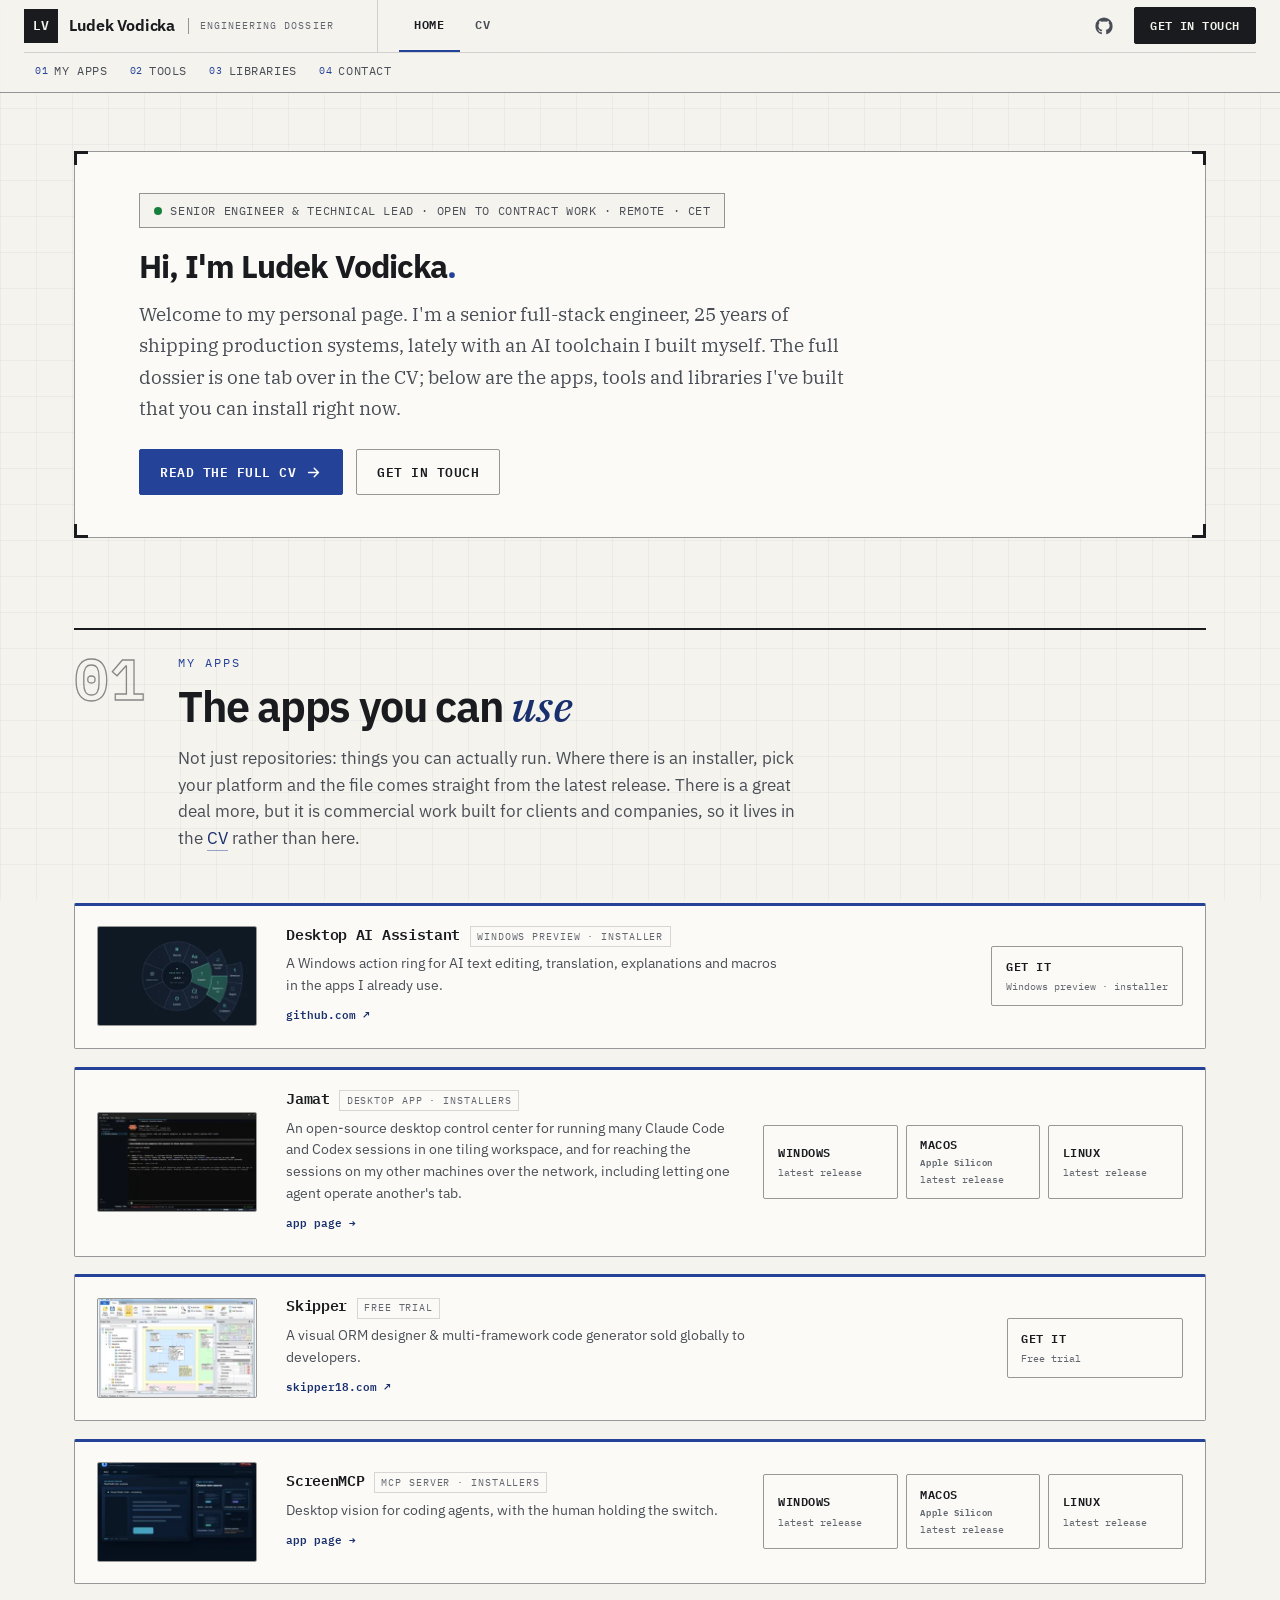
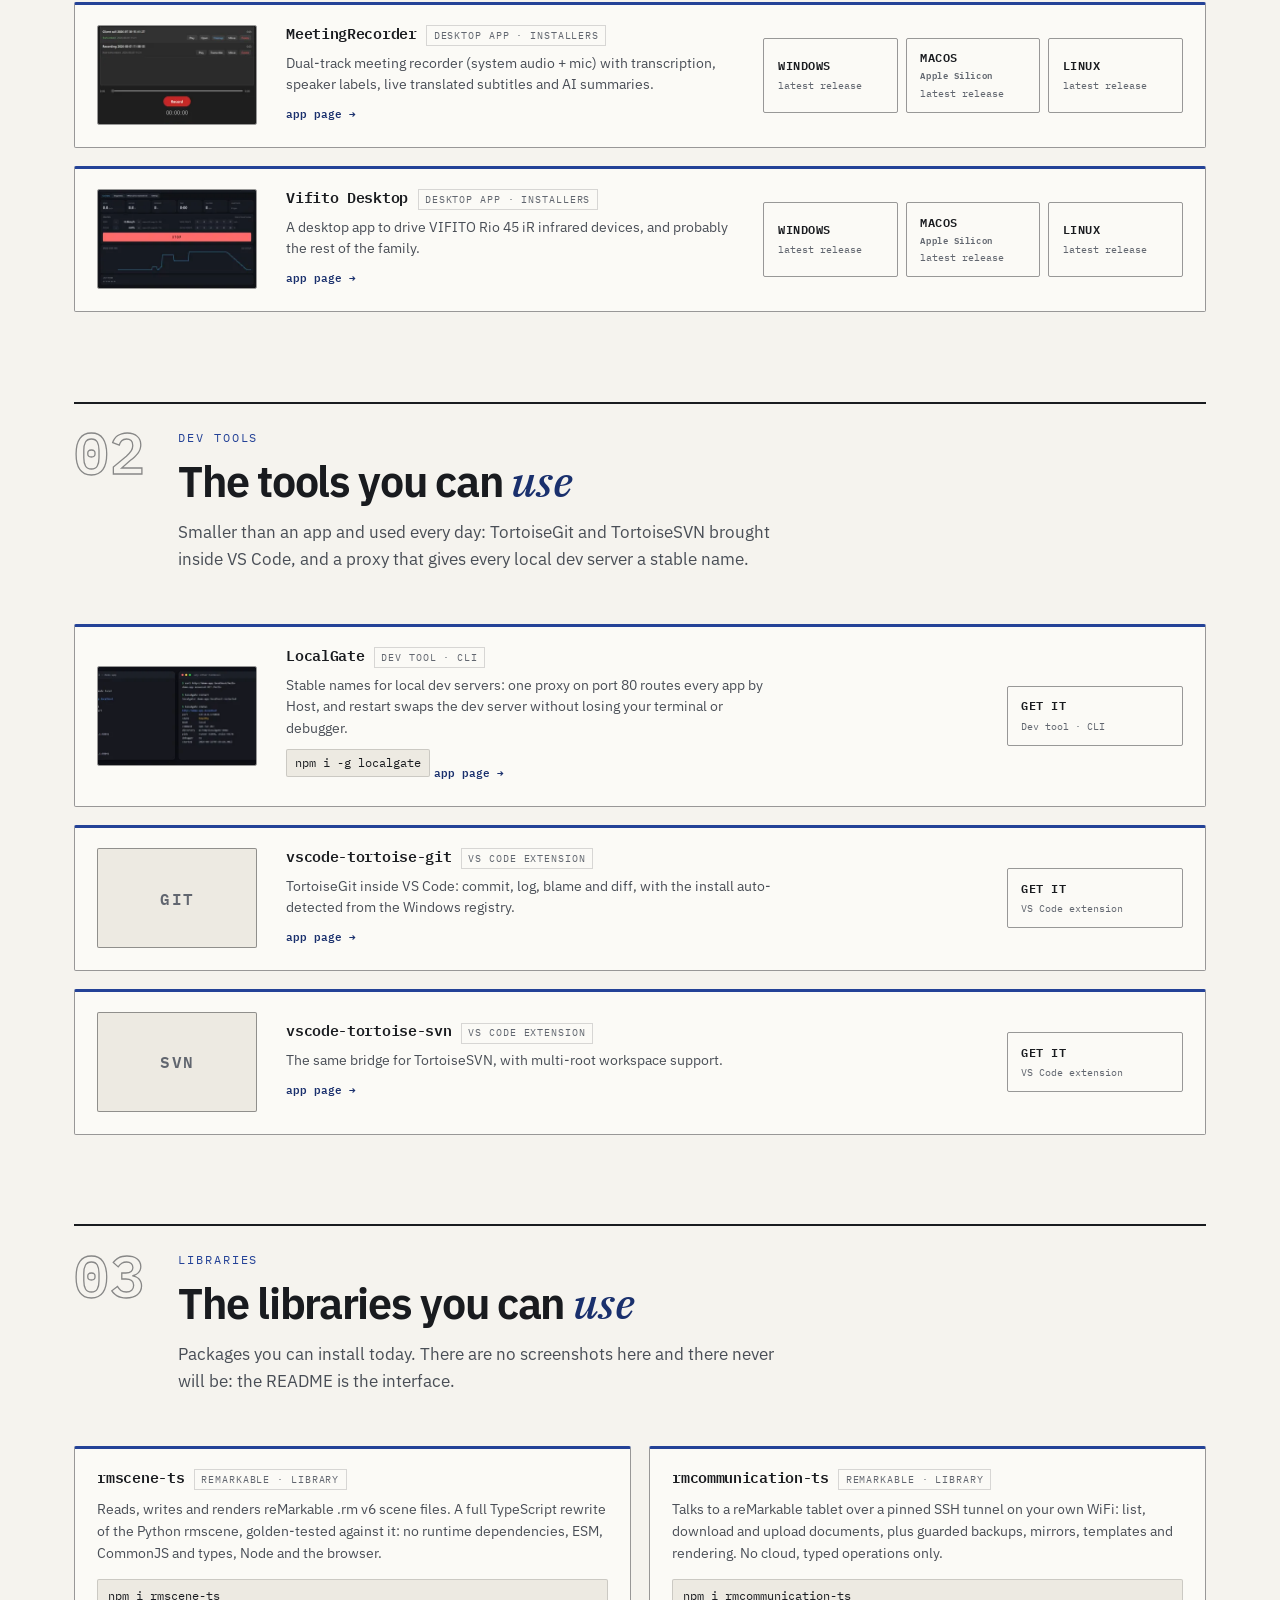
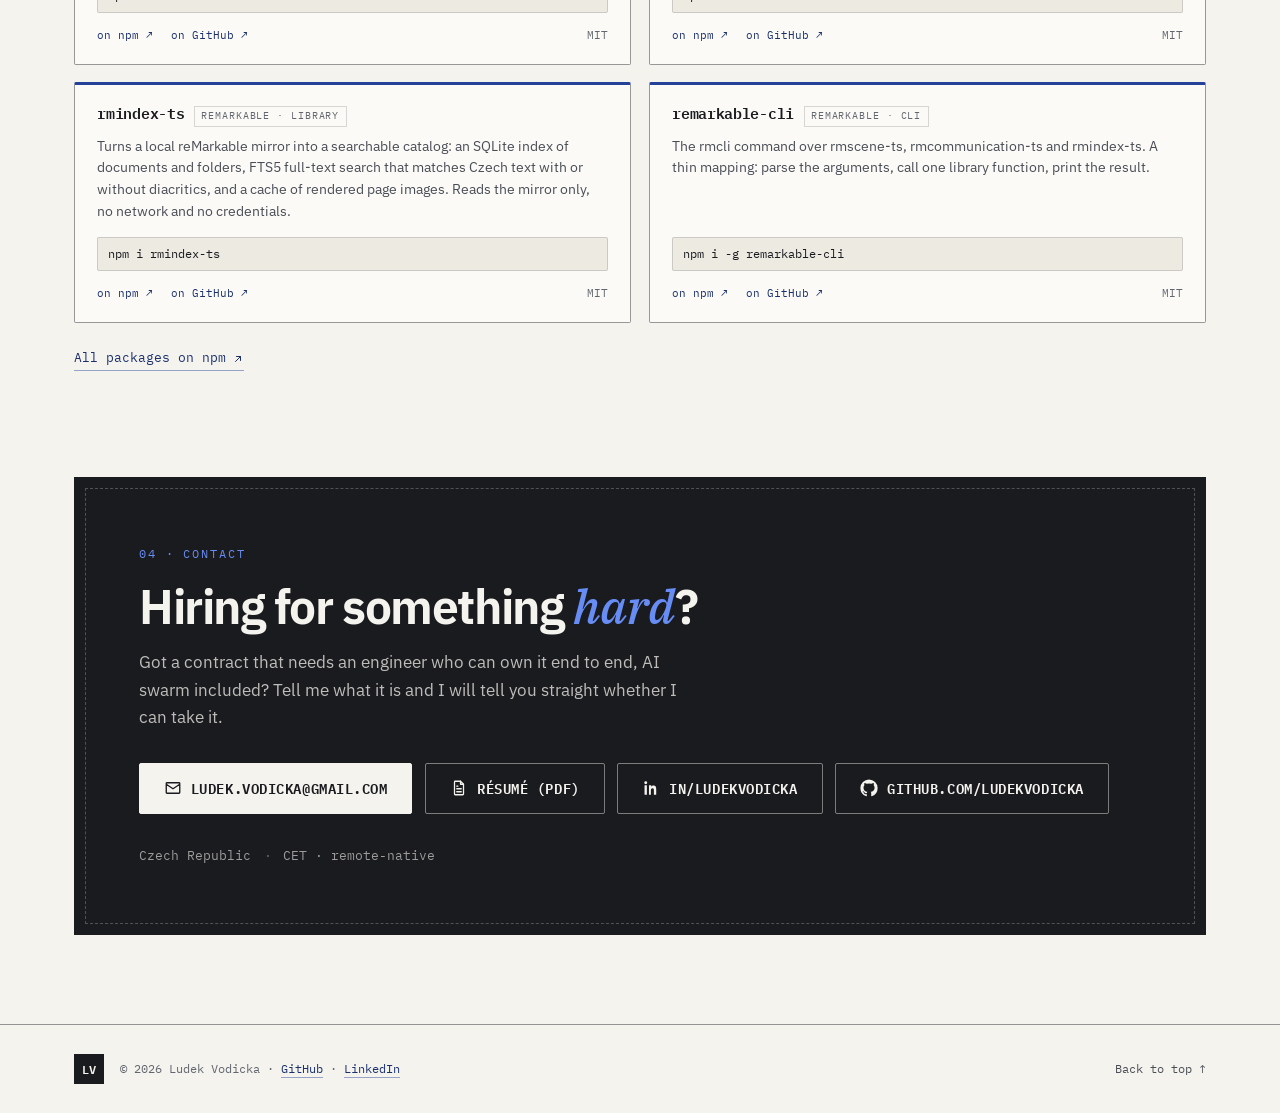
<file: index.html>
<!DOCTYPE html>
<html lang="en">
<head>
  <meta charset="UTF-8" />
  <meta name="viewport" content="width=device-width, initial-scale=1.0" />
  <title>Ludek Vodicka · Senior Full-Stack Engineer · TypeScript · Web3 · C++ roots</title>
  <meta name="description" content="Ludek Vodicka, senior engineer with 25 years of shipped production code. TypeScript, Node.js, Web3 and Next.js on deep C++ roots. CTO of Moonhill Capital; built Skipper ($1M+ revenue). I ship faster with AI agent tooling I built myself. Open to contract work." />
  <meta property="og:title" content="Ludek Vodicka · Senior Full-Stack Engineer · TypeScript · Web3 · C++ roots" />
  <meta property="og:description" content="25 years of shipping production code: a $1M+ dev tool in C++, $10M+ raised on Web3 platforms I built as CTO. Today I ship faster with AI tooling I wrote myself. Open to contract work." />
  <meta property="og:type" content="website" />
  <meta property="og:url" content="https://ludekvodicka.github.io/" />
  <meta property="og:image" content="https://ludekvodicka.github.io/assets/img/og-cover.png" />
  <meta property="og:image:width" content="1200" />
  <meta property="og:image:height" content="630" />
  <meta property="og:image:alt" content="Ludek Vodicka, senior engineer open to contract work. TypeScript, Solidity, Web3, deep C++ roots." />
  <meta name="twitter:card" content="summary_large_image" />
  <link rel="canonical" href="https://ludekvodicka.github.io/" />

  <link rel="preconnect" href="https://fonts.googleapis.com" />
  <link rel="preconnect" href="https://fonts.gstatic.com" crossorigin />
  <link href="https://fonts.googleapis.com/css2?family=IBM+Plex+Mono:wght@400;500;600&family=IBM+Plex+Sans:wght@400;500;600;700&family=IBM+Plex+Serif:ital,wght@0,400;1,400;1,500&display=swap" rel="stylesheet" />

  <link rel="icon" href="data:image/svg+xml,%3Csvg xmlns='http://www.w3.org/2000/svg' viewBox='0 0 100 100'%3E%3Crect width='100' height='100' fill='%23f5f3ee'/%3E%3Crect x='7' y='7' width='86' height='86' fill='none' stroke='%23191b1f' stroke-width='6'/%3E%3Ctext x='50' y='68' font-family='monospace' font-size='44' font-weight='700' text-anchor='middle' fill='%23244297'%3ELV%3C/text%3E%3C/svg%3E" />

  <script type="application/ld+json">
  {
    "@context": "https://schema.org",
    "@type": "Person",
    "name": "Ludek Vodicka",
    "jobTitle": "Senior Full-Stack Engineer",
    "url": "https://ludekvodicka.github.io/",
    "email": "mailto:ludek.vodicka@gmail.com",
    "address": { "@type": "PostalAddress", "addressCountry": "CZ" },
    "sameAs": [
      "https://github.com/ludekvodicka",
      "https://www.linkedin.com/in/ludekvodicka/",
      "https://www.npmjs.com/~ludek.vodicka"
    ],
    "knowsAbout": ["TypeScript", "Solidity", "Web3", "Next.js", "Node.js", "C++", "Qt"]
  }
  </script>

  <link rel="stylesheet" href="assets/css/styles.css" />

  <script async data-id="101509832" src="//static.getclicky.com/js"></script>
</head>
<body data-page="home">
  <!-- SHARED SHELL: keep in sync across index.html / cv.html / apps/*.html.
       Per-page differences: the tab carrying aria-current, the .topnav items,
       the topbar CTA target, and body[data-page]. Everything else verbatim. -->
  <noscript>
    <div class="noscript">
      <p><strong>This page renders its content with JavaScript</strong>, which is switched off in your
      browser, so most of it is not visible. My work history and contact details are on
      <a href="https://www.linkedin.com/in/ludekvodicka/">LinkedIn</a>, my code is on
      <a href="https://github.com/ludekvodicka">GitHub</a>, and you can reach me at
      <a href="mailto:ludek.vodicka@gmail.com">ludek.vodicka@gmail.com</a>.</p>
    </div>
  </noscript>
  <a class="skiplink" href="#top">Skip to content</a>
  <div class="progress" id="progress" aria-hidden="true"></div>

  <!-- ===================== MASTHEAD / NAV ===================== -->
  <header class="topbar" id="topbar">
    <div class="topbar__inner">
      <a href="/index.html" class="brand" aria-label="Home">
        <span class="brand__mark">LV</span>
        <span class="brand__name">Ludek Vodicka</span>
        <span class="brand__doc">engineering dossier</span>
      </a>
      <nav class="tabnav" aria-label="Site">
        <a href="/index.html" aria-current="page">Home</a>
        <a href="/cv.html">CV</a>
      </nav>
      <div class="topbar__side">
        <a href="https://github.com/ludekvodicka" class="topbar__gh" target="_blank" rel="noopener" aria-label="GitHub (opens in a new tab)">
          <svg viewBox="0 0 24 24" width="18" height="18" fill="currentColor" aria-hidden="true"><path d="M12 .5A11.5 11.5 0 0 0 .5 12a11.5 11.5 0 0 0 7.86 10.92c.58.1.79-.25.79-.56 0-.28-.01-1.02-.02-2-3.19.7-3.87-1.54-3.87-1.54-.52-1.33-1.28-1.68-1.28-1.68-1.05-.72.08-.7.08-.7 1.16.08 1.77 1.19 1.77 1.19 1.03 1.77 2.7 1.26 3.36.96.1-.75.4-1.26.73-1.55-2.55-.29-5.23-1.28-5.23-5.69 0-1.26.45-2.28 1.19-3.09-.12-.29-.52-1.46.11-3.05 0 0 .97-.31 3.18 1.18a11 11 0 0 1 5.8 0c2.2-1.49 3.17-1.18 3.17-1.18.63 1.59.23 2.76.12 3.05.74.81 1.18 1.83 1.18 3.09 0 4.42-2.69 5.39-5.25 5.68.41.36.78 1.06.78 2.14 0 1.55-.01 2.8-.01 3.18 0 .31.2.67.8.55A11.5 11.5 0 0 0 23.5 12 11.5 11.5 0 0 0 12 .5z"/></svg>
        </a>
        <a href="#contact" class="btn btn--ink btn--sm topbar__cta">Get in touch</a>
      </div>
      <nav class="topnav" aria-label="Sections">
        <a href="#apps"><i>01</i>My apps</a>
        <a href="#tools"><i>02</i>Tools</a>
        <a href="#libs"><i>03</i>Libraries</a>
        <a href="#contact"><i>04</i>Contact</a>
      </nav>
    </div>
  </header>
  <!-- END SHARED SHELL -->

  <main id="top">
    <!-- ===================== HERO ===================== -->
    <section class="hero" id="hero">
      <div class="sheet sheet--compact reveal">
        <span class="sheet__corner sheet__corner--tl" aria-hidden="true"></span>
        <span class="sheet__corner sheet__corner--tr" aria-hidden="true"></span>
        <span class="sheet__corner sheet__corner--bl" aria-hidden="true"></span>
        <span class="sheet__corner sheet__corner--br" aria-hidden="true"></span>
        <p class="hero__eyebrow">
          <span class="status-dot" aria-hidden="true"></span>
          Senior engineer &amp; technical lead · open to contract work · remote · CET
        </p>
        <h1 class="hero__title hero__title--compact">Hi, I'm Ludek Vodicka<span class="hero__dot">.</span></h1>
        <p class="hero__lead">
          Welcome to my personal page. I'm a senior full-stack engineer, 25 years of shipping
          production systems, lately with an AI toolchain I built myself. The full dossier is one
          tab over in the CV; below are the apps, tools and libraries I've built that you can
          install right now.
        </p>
        <div class="hero__cta">
          <a href="cv.html" class="btn btn--accent">Read the full CV
            <svg viewBox="0 0 24 24" width="17" height="17" aria-hidden="true"><path d="M5 12h14M13 6l6 6-6 6" fill="none" stroke="currentColor" stroke-width="2" stroke-linecap="round" stroke-linejoin="round"/></svg></a>
          <a href="#contact" class="btn btn--line">Get in touch</a>
        </div>
      </div>
    </section>

    <!-- ===================== DOWNLOADS ===================== -->
    <section class="section downloads" id="apps">
      <header class="section__head reveal">
        <span class="section__no" aria-hidden="true">01</span>
        <div class="section__headbody">
          <p class="section__kicker">My apps</p>
          <h2 class="section__title">The apps you can <em>use</em></h2>
          <p class="section__sub">
            Not just repositories: things you can actually run. Where there is an installer, pick
            your platform and the file comes straight from the latest release. There is a great deal
            more, but it is commercial work built for clients and companies, so it lives in the
            <a href="cv.html" class="ilink">CV</a> rather than here.
          </p>
        </div>
      </header>
      <div class="dl-list" id="downloadsList"><!-- injected --></div>
    </section>

    <!-- ===================== TOOLS ===================== -->
    <section class="section downloads" id="tools">
      <header class="section__head reveal">
        <span class="section__no" aria-hidden="true">02</span>
        <div class="section__headbody">
          <p class="section__kicker">Dev tools</p>
          <h2 class="section__title">The tools you can <em>use</em></h2>
          <p class="section__sub">
            Smaller than an app and used every day: TortoiseGit and TortoiseSVN brought inside
            VS Code, and a proxy that gives every local dev server a stable name.
          </p>
        </div>
      </header>
      <div class="dl-list" id="toolsList"><!-- injected --></div>
    </section>

    <!-- ===================== LIBRARIES ===================== -->
    <section class="section libs" id="libs">
      <header class="section__head reveal">
        <span class="section__no" aria-hidden="true">03</span>
        <div class="section__headbody">
          <p class="section__kicker">Libraries</p>
          <h2 class="section__title">The libraries you can <em>use</em></h2>
          <p class="section__sub">
            Packages you can install today. There are no screenshots here and there never will be:
            the README is the interface.
          </p>
        </div>
      </header>
      <div class="lib-list" id="libsList"><!-- injected --></div>
      <p class="oss__foot reveal">
        <a href="https://www.npmjs.com/~ludek.vodicka" target="_blank" rel="noopener" class="ilink">
          All packages on npm
          <svg viewBox="0 0 24 24" width="12" height="12" aria-hidden="true"><path d="M7 17 17 7M9 7h8v8" fill="none" stroke="currentColor" stroke-width="2" stroke-linecap="round" stroke-linejoin="round"/></svg>
        </a>
      </p>
    </section>

    <!-- ===================== CONTACT ===================== -->
    <section class="section contact" id="contact">
      <div class="contact__panel reveal">
        <p class="contact__kicker">04 · Contact</p>
        <h2 class="contact__title">Hiring for something <em>hard</em>?</h2>
        <p class="contact__sub">Got a contract that needs an engineer who can own it end to end, AI swarm included? Tell me what it is and I will tell you straight whether I can take it.</p>
        <div class="contact__actions">
          <a href="mailto:ludek.vodicka@gmail.com" class="btn btn--paper btn--lg">
            <svg viewBox="0 0 24 24" width="18" height="18" aria-hidden="true"><path d="M3 7l9 6 9-6M4 5h16a1 1 0 011 1v12a1 1 0 01-1 1H4a1 1 0 01-1-1V6a1 1 0 011-1z" fill="none" stroke="currentColor" stroke-width="1.8" stroke-linecap="round" stroke-linejoin="round"/></svg>
            ludek.vodicka@gmail.com
          </a>
          <a href="assets/cv/Ludek-Vodicka-CV.pdf" target="_blank" rel="noopener" class="btn btn--paperline btn--lg" aria-label="Résumé (PDF, opens in a new tab)">
            <svg viewBox="0 0 24 24" width="18" height="18" fill="none" stroke="currentColor" stroke-width="1.7" stroke-linecap="round" stroke-linejoin="round" aria-hidden="true"><path d="M14 3H7a1 1 0 0 0-1 1v16a1 1 0 0 0 1 1h10a1 1 0 0 0 1-1V7z"/><path d="M14 3v4h4M9 13h6M9 17h6M9 9.5h1.5"/></svg>
            Résumé (PDF)
          </a>
          <a href="https://www.linkedin.com/in/ludekvodicka/" target="_blank" rel="noopener" class="btn btn--paperline btn--lg">
            <svg viewBox="0 0 24 24" width="18" height="18" fill="currentColor" aria-hidden="true"><path d="M6.94 5a1.94 1.94 0 11-3.88 0 1.94 1.94 0 013.88 0zM3.4 8.4h3.1V21H3.4V8.4zM9.3 8.4h2.97v1.72h.04c.41-.78 1.42-1.6 2.93-1.6 3.13 0 3.71 2.06 3.71 4.74V21h-3.1v-5.6c0-1.34-.02-3.06-1.86-3.06-1.87 0-2.15 1.46-2.15 2.96V21H9.3V8.4z"/></svg>
            in/ludekvodicka
          </a>
          <a href="https://github.com/ludekvodicka" target="_blank" rel="noopener" class="btn btn--paperline btn--lg">
            <svg viewBox="0 0 24 24" width="18" height="18" fill="currentColor" aria-hidden="true"><path d="M12 .5A11.5 11.5 0 0 0 .5 12a11.5 11.5 0 0 0 7.86 10.92c.58.1.79-.25.79-.56 0-.28-.01-1.02-.02-2-3.19.7-3.87-1.54-3.87-1.54-.52-1.33-1.28-1.68-1.28-1.68-1.05-.72.08-.7.08-.7 1.16.08 1.77 1.19 1.77 1.19 1.03 1.77 2.7 1.26 3.36.96.1-.75.4-1.26.73-1.55-2.55-.29-5.23-1.28-5.23-5.69 0-1.26.45-2.28 1.19-3.09-.12-.29-.52-1.46.11-3.05 0 0 .97-.31 3.18 1.18a11 11 0 0 1 5.8 0c2.2-1.49 3.17-1.18 3.17-1.18.63 1.59.23 2.76.12 3.05.74.81 1.18 1.83 1.18 3.09 0 4.42-2.69 5.39-5.25 5.68.41.36.78 1.06.78 2.14 0 1.55-.01 2.8-.01 3.18 0 .31.2.67.8.55A11.5 11.5 0 0 0 23.5 12 11.5 11.5 0 0 0 12 .5z"/></svg>
            github.com/ludekvodicka
          </a>
        </div>
        <ul class="contact__meta">
          <li>Czech Republic</li>
          <li>CET · remote-native</li>
        </ul>
      </div>
    </section>
  </main>

  <!-- SHARED SHELL: footer -->
  <footer class="footer">
    <div class="footer__inner">
      <span class="footer__mark">LV</span>
      <p>© <span id="year"></span> Ludek Vodicka · <a href="https://github.com/ludekvodicka" class="ilink" target="_blank" rel="noopener">GitHub</a> · <a href="https://www.linkedin.com/in/ludekvodicka/" class="ilink" target="_blank" rel="noopener">LinkedIn</a></p>
      <a href="#top" class="footer__top">Back to top ↑</a>
    </div>
  </footer>
  <!-- END SHARED SHELL -->

  <script defer src="assets/js/data.js"></script>
  <script defer src="assets/js/main.js"></script>
</body>
</html>
</file>
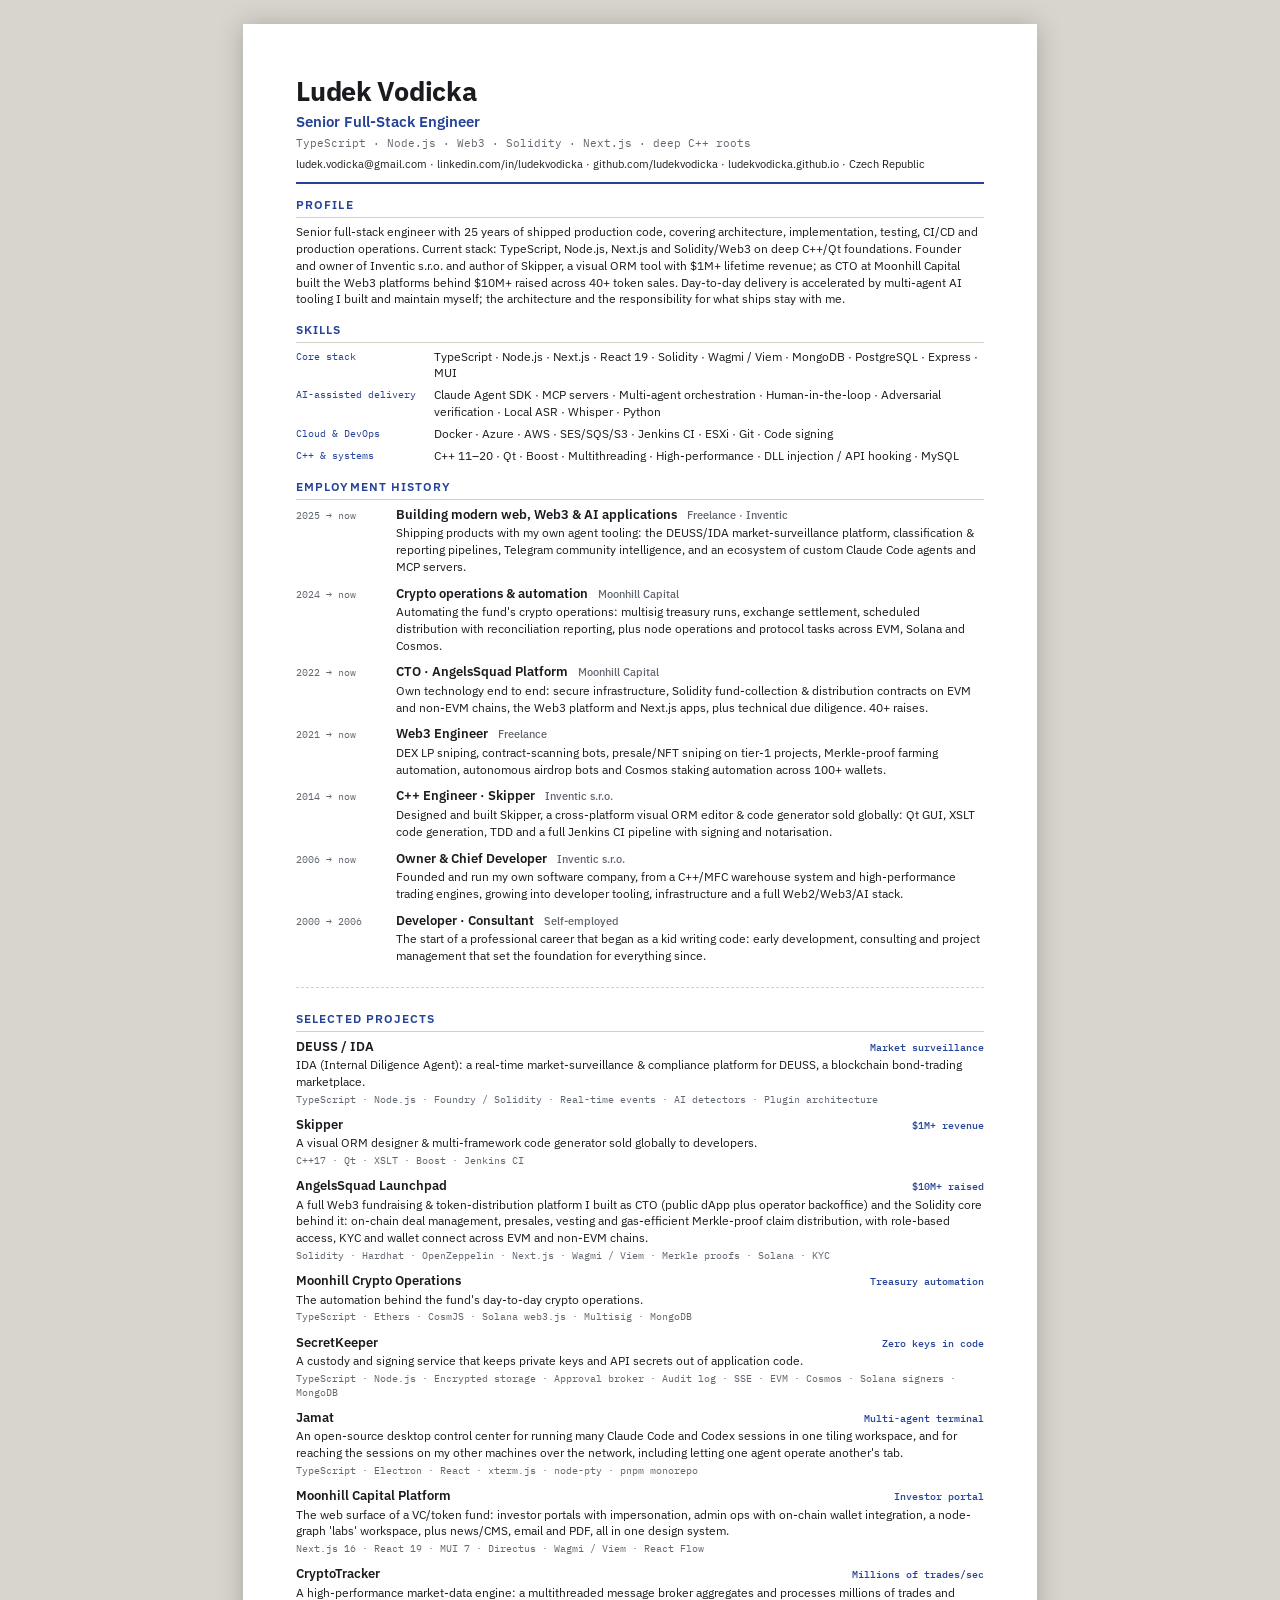
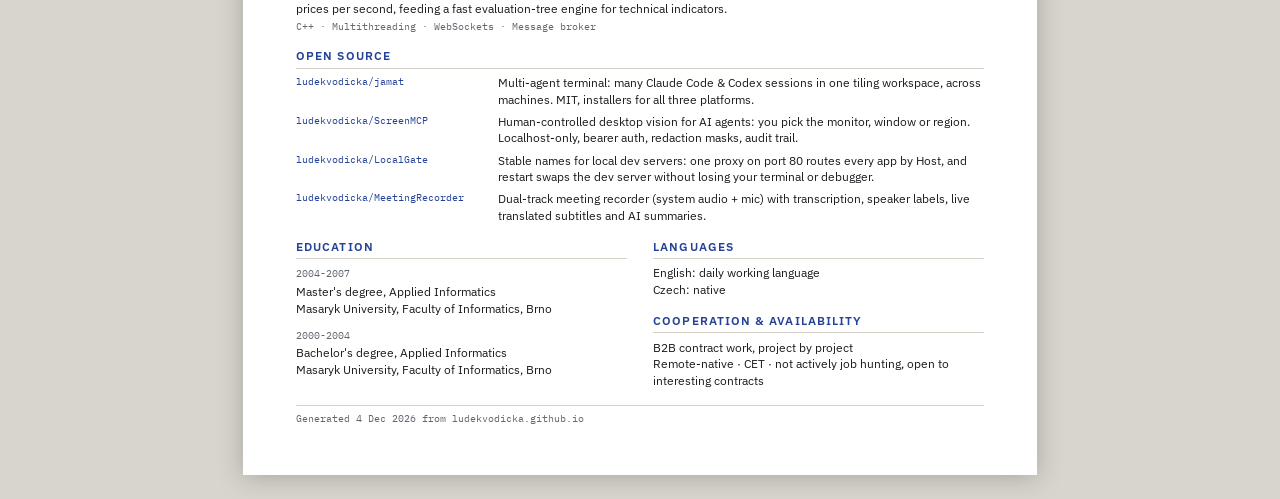
<file: cv-print.html>
<!DOCTYPE html>
<html lang="en">
<head>
  <meta charset="UTF-8" />
  <meta name="viewport" content="width=device-width, initial-scale=1.0" />
  <title>Ludek Vodicka · CV</title>
  <meta name="description" content="Curriculum vitae of Ludek Vodicka, senior full-stack engineer. Generated from the same content as ludekvodicka.github.io." />
  <meta name="robots" content="noindex, nofollow" />

  <link rel="preconnect" href="https://fonts.googleapis.com" />
  <link rel="preconnect" href="https://fonts.gstatic.com" crossorigin />
  <link href="https://fonts.googleapis.com/css2?family=IBM+Plex+Mono:wght@400;500&family=IBM+Plex+Sans:wght@400;500;600;700&display=swap" rel="stylesheet" />

  <link rel="stylesheet" href="assets/css/cv.css" />
</head>
<body>
  <main class="cv">
    <!-- ===================== PAGE 1 ===================== -->
    <header class="cv-head" id="cvHead"></header>

    <section id="cvProfile">
      <h2>Profile</h2>
      <div class="cv-body"></div>
    </section>

    <section id="cvSkills">
      <h2>Skills</h2>
      <div class="cv-body"></div>
    </section>

    <section id="cvEmployment">
      <h2>Employment History</h2>
      <div class="cv-body"></div>
    </section>

    <!-- ===================== PAGE 2 ===================== -->
    <section id="cvProjects" class="cv-page2">
      <h2>Selected Projects</h2>
      <div class="cv-body"></div>
    </section>

    <section id="cvOss">
      <h2>Open Source</h2>
      <div class="cv-body"></div>
    </section>

    <div class="cv-cols">
      <section id="cvEducation">
        <h2>Education</h2>
        <div class="cv-body"></div>
      </section>
      <div>
        <section id="cvLanguages">
          <h2>Languages</h2>
          <div class="cv-body"></div>
        </section>
        <section id="cvCooperation">
          <h2>Cooperation &amp; Availability</h2>
          <div class="cv-body"></div>
        </section>
      </div>
    </div>

    <footer class="cv-foot" id="cvFoot"></footer>
  </main>

  <script src="assets/js/data.js"></script>
  <script src="assets/js/cv.js"></script>
</body>
</html>
</file>
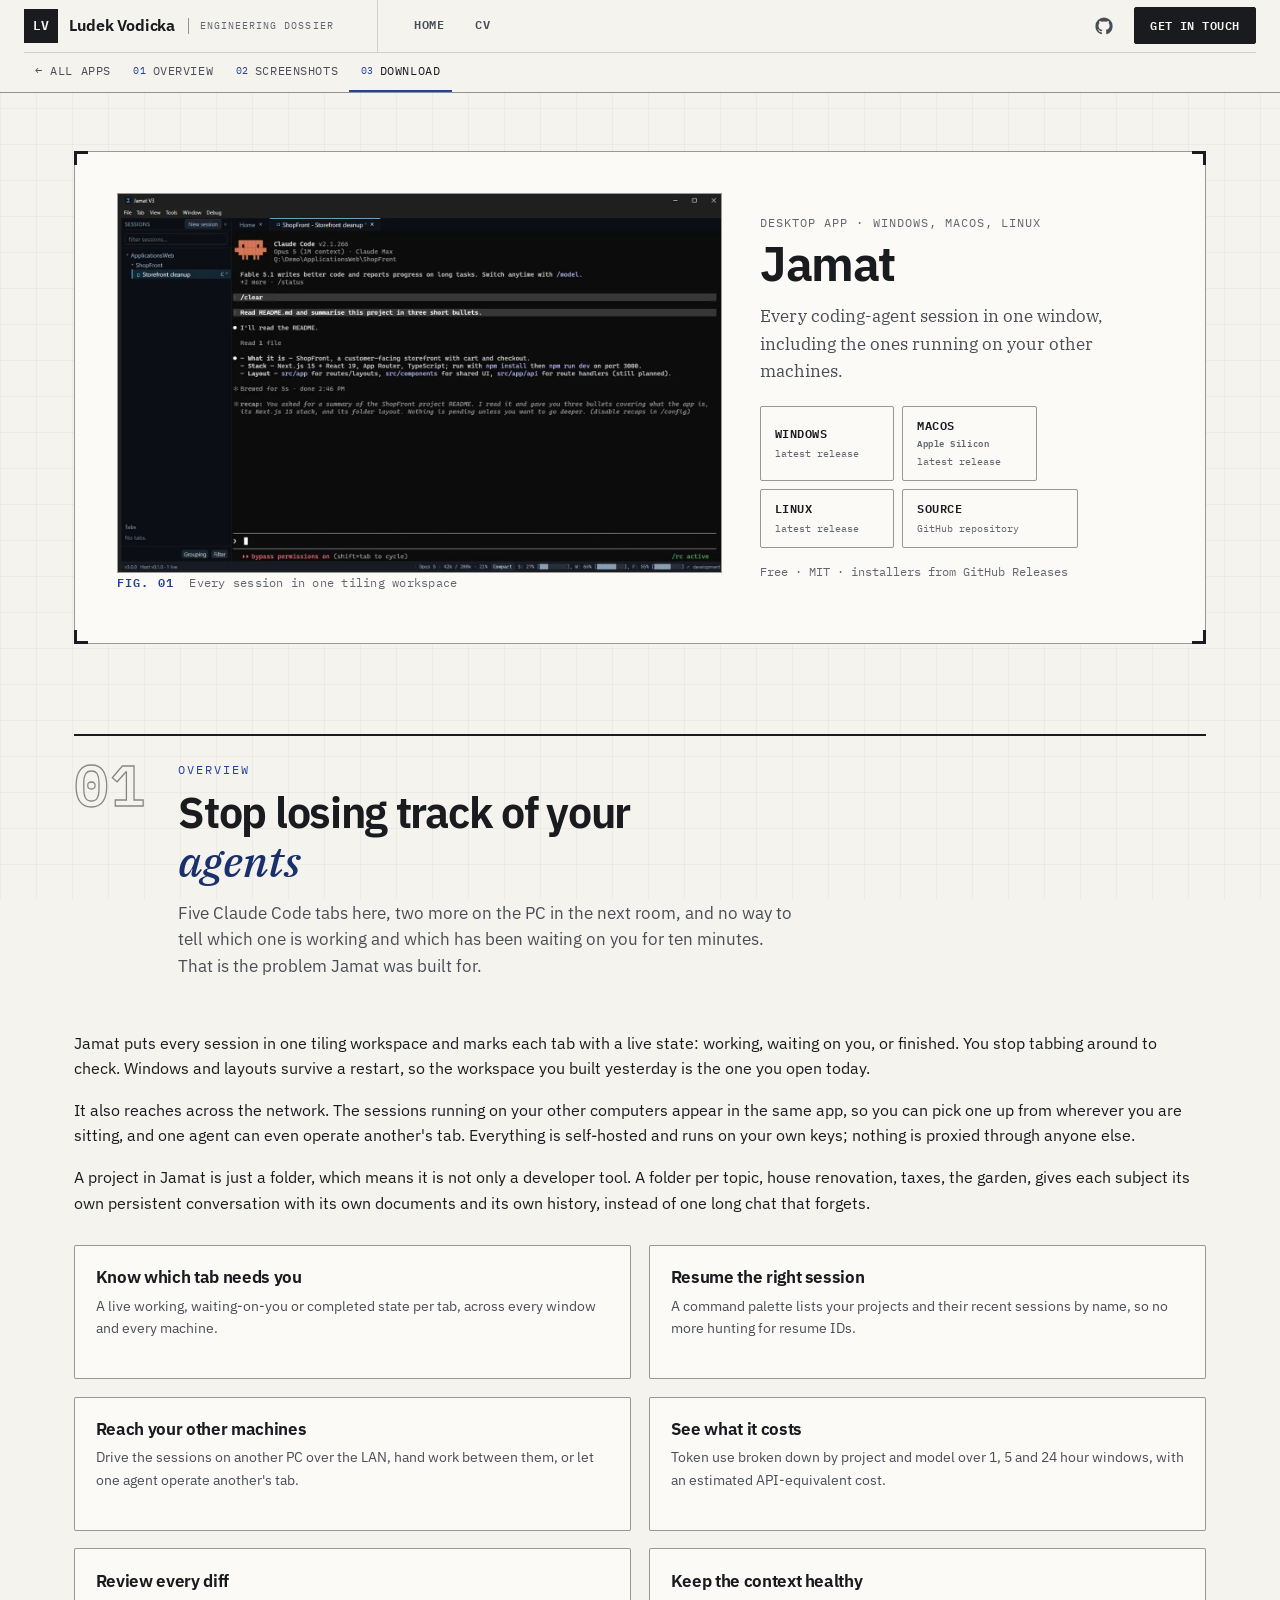
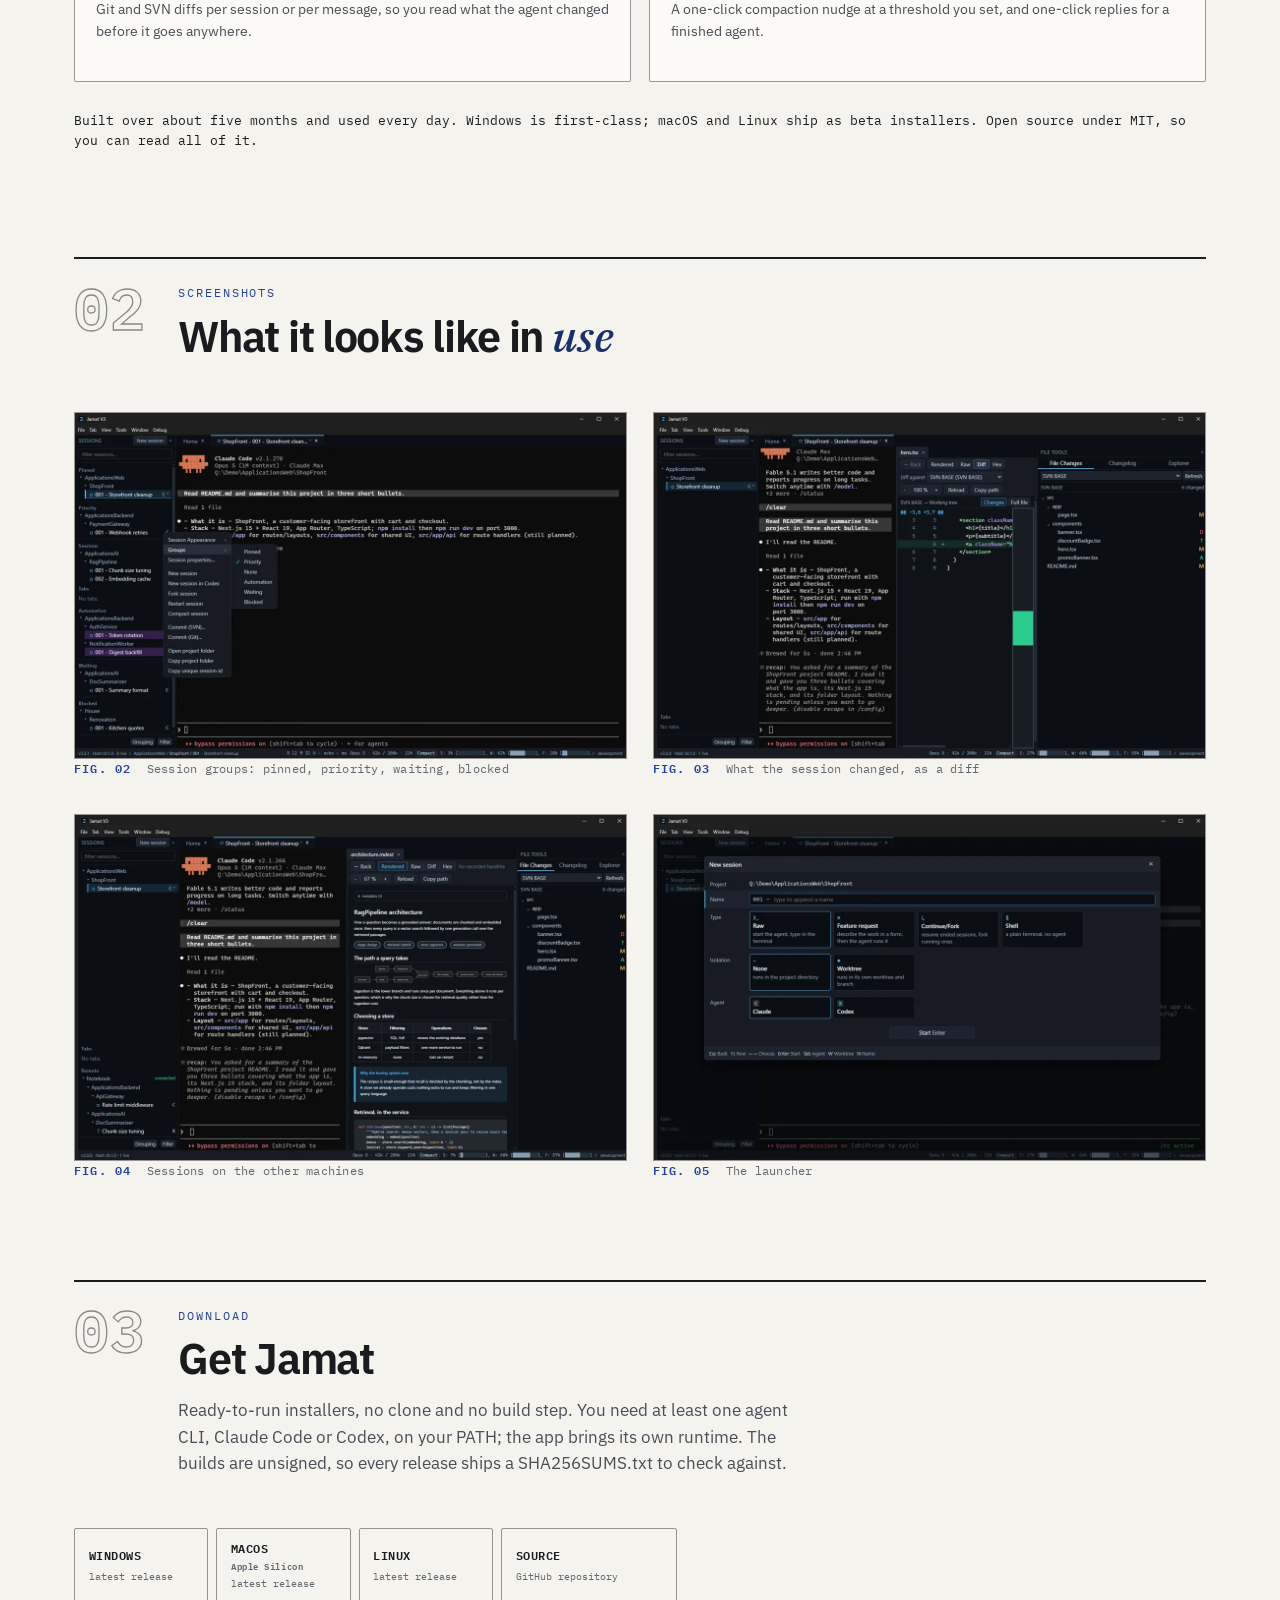
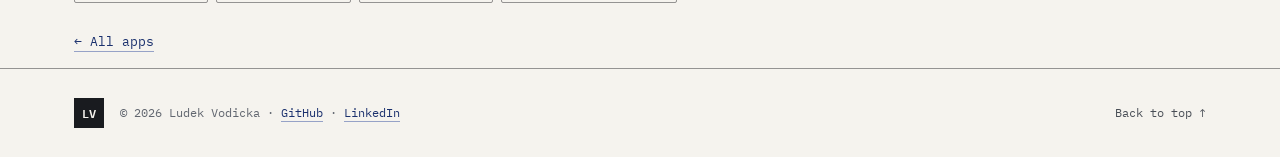
<file: apps/jamat.html>
<!DOCTYPE html>
<html lang="en">
<head>
  <meta charset="UTF-8" />
  <meta name="viewport" content="width=device-width, initial-scale=1.0" />
  <title>Jamat · every coding-agent session in one workspace · Ludek Vodicka</title>
  <meta name="description" content="Jamat is an open-source desktop workspace for running many Claude Code and Codex sessions at once: one tiling window, a live working or waiting-on-you status per tab, and the sessions on your other machines within reach. MIT, installers for Windows, macOS and Linux." />
  <meta property="og:title" content="Jamat · every coding-agent session in one workspace" />
  <meta property="og:description" content="Run many Claude Code and Codex sessions in one tiling workspace, see which agent is working and which is waiting on you, and reach the sessions on your other machines. Open source, self-hosted, your keys." />
  <meta property="og:type" content="website" />
  <meta property="og:url" content="https://ludekvodicka.github.io/apps/jamat.html" />
  <meta property="og:image" content="https://ludekvodicka.github.io/assets/img/apps/jamat/og.jpg" />
  <meta property="og:image:width" content="1200" />
  <meta property="og:image:height" content="630" />
  <meta property="og:image:alt" content="Jamat's workspace: the sessions tree, tabs and a live agent session in a terminal panel" />
  <meta name="twitter:card" content="summary_large_image" />
  <link rel="canonical" href="https://ludekvodicka.github.io/apps/jamat.html" />

  <link rel="preconnect" href="https://fonts.googleapis.com" />
  <link rel="preconnect" href="https://fonts.gstatic.com" crossorigin />
  <link href="https://fonts.googleapis.com/css2?family=IBM+Plex+Mono:wght@400;500;600&family=IBM+Plex+Sans:wght@400;500;600;700&family=IBM+Plex+Serif:ital,wght@0,400;1,400;1,500&display=swap" rel="stylesheet" />

  <link rel="icon" href="data:image/svg+xml,%3Csvg xmlns='http://www.w3.org/2000/svg' viewBox='0 0 100 100'%3E%3Crect width='100' height='100' fill='%23f5f3ee'/%3E%3Crect x='7' y='7' width='86' height='86' fill='none' stroke='%23191b1f' stroke-width='6'/%3E%3Ctext x='50' y='68' font-family='monospace' font-size='44' font-weight='700' text-anchor='middle' fill='%23244297'%3ELV%3C/text%3E%3C/svg%3E" />

  <script type="application/ld+json">
  {
    "@context": "https://schema.org",
    "@type": "SoftwareApplication",
    "name": "Jamat",
    "operatingSystem": "Windows, macOS, Linux",
    "applicationCategory": "DeveloperApplication",
    "url": "https://ludekvodicka.github.io/apps/jamat.html",
    "downloadUrl": "https://github.com/ludekvodicka/jamat/releases",
    "license": "https://opensource.org/licenses/MIT",
    "author": { "@type": "Person", "name": "Ludek Vodicka" }
  }
  </script>

  <link rel="stylesheet" href="/assets/css/styles.css" />

  <script async data-id="101509832" src="//static.getclicky.com/js"></script>
</head>
<body data-page="app">
  <!-- SHARED SHELL: keep in sync across index.html / cv.html / apps/*.html.
       Per-page differences: the tab carrying aria-current, the .topnav items,
       the topbar CTA target, and body[data-page]. Everything else verbatim. -->
  <noscript>
    <div class="noscript">
      <p><strong>This page renders its content with JavaScript</strong>, which is switched off in your
      browser, so most of it is not visible. My work history and contact details are on
      <a href="https://www.linkedin.com/in/ludekvodicka/">LinkedIn</a>, my code is on
      <a href="https://github.com/ludekvodicka">GitHub</a>, and you can reach me at
      <a href="mailto:ludek.vodicka@gmail.com">ludek.vodicka@gmail.com</a>.</p>
    </div>
  </noscript>
  <a class="skiplink" href="#top">Skip to content</a>
  <div class="progress" id="progress" aria-hidden="true"></div>

  <!-- ===================== MASTHEAD / NAV ===================== -->
  <header class="topbar" id="topbar">
    <div class="topbar__inner">
      <a href="/index.html" class="brand" aria-label="Home">
        <span class="brand__mark">LV</span>
        <span class="brand__name">Ludek Vodicka</span>
        <span class="brand__doc">engineering dossier</span>
      </a>
      <nav class="tabnav" aria-label="Site">
        <a href="/index.html">Home</a>
        <a href="/cv.html">CV</a>
      </nav>
      <div class="topbar__side">
        <a href="https://github.com/ludekvodicka" class="topbar__gh" target="_blank" rel="noopener" aria-label="GitHub (opens in a new tab)">
          <svg viewBox="0 0 24 24" width="18" height="18" fill="currentColor" aria-hidden="true"><path d="M12 .5A11.5 11.5 0 0 0 .5 12a11.5 11.5 0 0 0 7.86 10.92c.58.1.79-.25.79-.56 0-.28-.01-1.02-.02-2-3.19.7-3.87-1.54-3.87-1.54-.52-1.33-1.28-1.68-1.28-1.68-1.05-.72.08-.7.08-.7 1.16.08 1.77 1.19 1.77 1.19 1.03 1.77 2.7 1.26 3.36.96.1-.75.4-1.26.73-1.55-2.55-.29-5.23-1.28-5.23-5.69 0-1.26.45-2.28 1.19-3.09-.12-.29-.52-1.46.11-3.05 0 0 .97-.31 3.18 1.18a11 11 0 0 1 5.8 0c2.2-1.49 3.17-1.18 3.17-1.18.63 1.59.23 2.76.12 3.05.74.81 1.18 1.83 1.18 3.09 0 4.42-2.69 5.39-5.25 5.68.41.36.78 1.06.78 2.14 0 1.55-.01 2.8-.01 3.18 0 .31.2.67.8.55A11.5 11.5 0 0 0 23.5 12 11.5 11.5 0 0 0 12 .5z"/></svg>
        </a>
        <a href="/index.html#contact" class="btn btn--ink btn--sm topbar__cta">Get in touch</a>
      </div>
      <nav class="topnav" aria-label="Sections">
        <a href="/index.html#apps">← All apps</a>
        <a href="#overview"><i>01</i>Overview</a>
        <a href="#shots"><i>02</i>Screenshots</a>
        <a href="#download"><i>03</i>Download</a>
      </nav>
    </div>
  </header>
  <!-- END SHARED SHELL -->

  <main id="top">
    <section class="apphero">
      <div class="sheet apphero__sheet">
        <span class="sheet__corner sheet__corner--tl" aria-hidden="true"></span>
        <span class="sheet__corner sheet__corner--tr" aria-hidden="true"></span>
        <span class="sheet__corner sheet__corner--bl" aria-hidden="true"></span>
        <span class="sheet__corner sheet__corner--br" aria-hidden="true"></span>
        <figure class="apphero__media">
          <img src="/assets/img/apps/jamat/hero.webp" width="1400" height="876"
               alt="Jamat's workspace: the sessions tree, tabs and a live agent session in a terminal panel"
               fetchpriority="high" decoding="async" />
          <figcaption class="figure__cap"><span class="figure__no">Fig. 01</span> Every session in one tiling workspace</figcaption>
        </figure>
        <div class="apphero__body">
          <p class="apphero__kind">Desktop app · Windows, macOS, Linux</p>
          <h1 class="apphero__name">Jamat</h1>
          <p class="apphero__tagline">Every coding-agent session in one window, including the ones running on your other machines.</p>
          <div class="app-actions" data-app-actions="Jamat">
            <a class="dl-btn dl-btn--single" href="https://github.com/ludekvodicka/jamat/releases" target="_blank" rel="noopener">
              <span class="dl-btn__plat">Download</span>
              <span class="dl-btn__meta">latest release</span>
            </a>
          </div>
          <p class="apphero__meta">Free · MIT · installers from GitHub Releases</p>
        </div>
      </div>
    </section>

    <section class="section" id="overview">
      <header class="section__head">
        <span class="section__no" aria-hidden="true">01</span>
        <div class="section__headbody">
          <p class="section__kicker">Overview</p>
          <h2 class="section__title">Stop losing track of your <em>agents</em></h2>
          <p class="section__sub">
            Five Claude Code tabs here, two more on the PC in the next room, and no way to tell which
            one is working and which has been waiting on you for ten minutes. That is the problem
            Jamat was built for.
          </p>
        </div>
      </header>

      <p>Jamat puts every session in one tiling workspace and marks each tab with a live state:
      working, waiting on you, or finished. You stop tabbing around to check. Windows and layouts
      survive a restart, so the workspace you built yesterday is the one you open today.</p>

      <p>It also reaches across the network. The sessions running on your other computers appear in
      the same app, so you can pick one up from wherever you are sitting, and one agent can even
      operate another's tab. Everything is self-hosted and runs on your own keys; nothing is proxied
      through anyone else.</p>

      <p>A project in Jamat is just a folder, which means it is not only a developer tool. A folder
      per topic, house renovation, taxes, the garden, gives each subject its own persistent
      conversation with its own documents and its own history, instead of one long chat that forgets.</p>

      <div class="appfeat">
        <article class="sec-card">
          <h3>Know which tab needs you</h3>
          <p>A live working, waiting-on-you or completed state per tab, across every window and every machine.</p>
        </article>
        <article class="sec-card">
          <h3>Resume the right session</h3>
          <p>A command palette lists your projects and their recent sessions by name, so no more hunting for resume IDs.</p>
        </article>
        <article class="sec-card">
          <h3>Reach your other machines</h3>
          <p>Drive the sessions on another PC over the LAN, hand work between them, or let one agent operate another's tab.</p>
        </article>
        <article class="sec-card">
          <h3>See what it costs</h3>
          <p>Token use broken down by project and model over 1, 5 and 24 hour windows, with an estimated API-equivalent cost.</p>
        </article>
        <article class="sec-card">
          <h3>Review every diff</h3>
          <p>Git and SVN diffs per session or per message, so you read what the agent changed before it goes anywhere.</p>
        </article>
        <article class="sec-card">
          <h3>Keep the context healthy</h3>
          <p>A one-click compaction nudge at a threshold you set, and one-click replies for a finished agent.</p>
        </article>
      </div>

      <p class="appfoot">Built over about five months and used every day. Windows is first-class;
      macOS and Linux ship as beta installers. Open source under MIT, so you can read all of it.</p>
    </section>

    <section class="section" id="shots">
      <header class="section__head">
        <span class="section__no" aria-hidden="true">02</span>
        <div class="section__headbody">
          <p class="section__kicker">Screenshots</p>
          <h2 class="section__title">What it looks like in <em>use</em></h2>
        </div>
      </header>
      <div class="appshots__grid">
        <figure>
          <a href="/assets/img/apps/jamat/shot-1.webp"><img src="/assets/img/apps/jamat/shot-1.webp" width="1120" height="702" alt="The sessions tree in its sections, with the Groups menu open" loading="lazy" decoding="async" /></a>
          <figcaption class="figure__cap"><span class="figure__no">Fig. 02</span> Session groups: pinned, priority, waiting, blocked</figcaption>
        </figure>
        <figure>
          <a href="/assets/img/apps/jamat/shot-2.webp"><img src="/assets/img/apps/jamat/shot-2.webp" width="1120" height="702" alt="The File Changes view with a diff of what the session touched" loading="lazy" decoding="async" /></a>
          <figcaption class="figure__cap"><span class="figure__no">Fig. 03</span> What the session changed, as a diff</figcaption>
        </figure>
        <figure>
          <a href="/assets/img/apps/jamat/shot-3.webp"><img src="/assets/img/apps/jamat/shot-3.webp" width="1120" height="702" alt="A paired computer's agent sessions in the local sessions tree" loading="lazy" decoding="async" /></a>
          <figcaption class="figure__cap"><span class="figure__no">Fig. 04</span> Sessions on the other machines</figcaption>
        </figure>
        <figure>
          <a href="/assets/img/apps/jamat/shot-4.webp"><img src="/assets/img/apps/jamat/shot-4.webp" width="1120" height="702" alt="The launcher: a project picked, then the agent, the model and the worktree option" loading="lazy" decoding="async" /></a>
          <figcaption class="figure__cap"><span class="figure__no">Fig. 05</span> The launcher</figcaption>
        </figure>
      </div>
    </section>

    <section class="section" id="download">
      <header class="section__head">
        <span class="section__no" aria-hidden="true">03</span>
        <div class="section__headbody">
          <p class="section__kicker">Download</p>
          <h2 class="section__title">Get Jamat</h2>
          <p class="section__sub">
            Ready-to-run installers, no clone and no build step. You need at least one agent CLI,
            Claude Code or Codex, on your PATH; the app brings its own runtime. The builds are
            unsigned, so every release ships a SHA256SUMS.txt to check against.
          </p>
        </div>
      </header>
      <div class="app-actions" data-app-actions="Jamat">
        <a class="dl-btn dl-btn--single" href="https://github.com/ludekvodicka/jamat/releases" target="_blank" rel="noopener">
          <span class="dl-btn__plat">Download</span>
          <span class="dl-btn__meta">latest release</span>
        </a>
      </div>
      <p class="appfoot"><a class="ilink" href="/index.html#apps">← All apps</a></p>
    </section>
  </main>

  <!-- SHARED SHELL: footer -->
  <footer class="footer">
    <div class="footer__inner">
      <span class="footer__mark">LV</span>
      <p>© <span id="year"></span> Ludek Vodicka · <a href="https://github.com/ludekvodicka" class="ilink" target="_blank" rel="noopener">GitHub</a> · <a href="https://www.linkedin.com/in/ludekvodicka/" class="ilink" target="_blank" rel="noopener">LinkedIn</a></p>
      <a href="#top" class="footer__top">Back to top ↑</a>
    </div>
  </footer>
  <!-- END SHARED SHELL -->

  <script defer src="/assets/js/data.js"></script>
  <script defer src="/assets/js/main.js"></script>
</body>
</html>
</file>
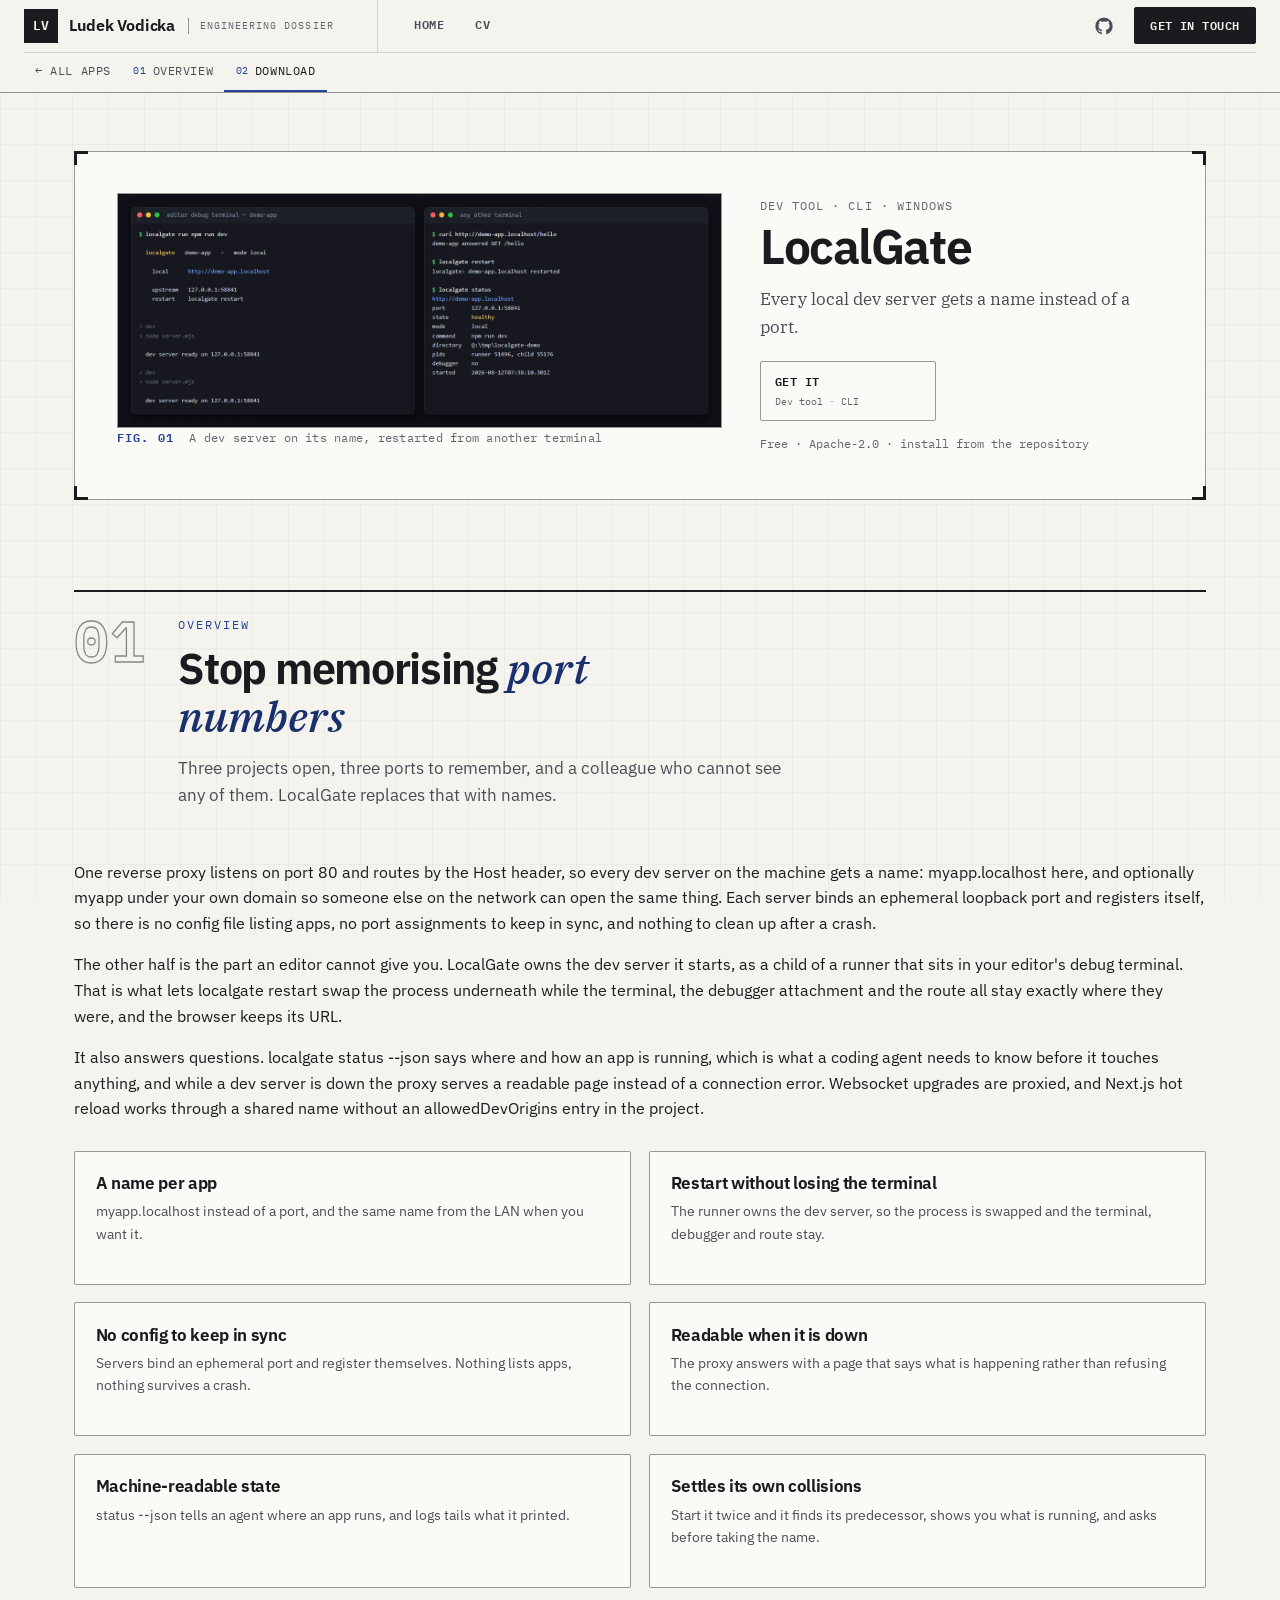
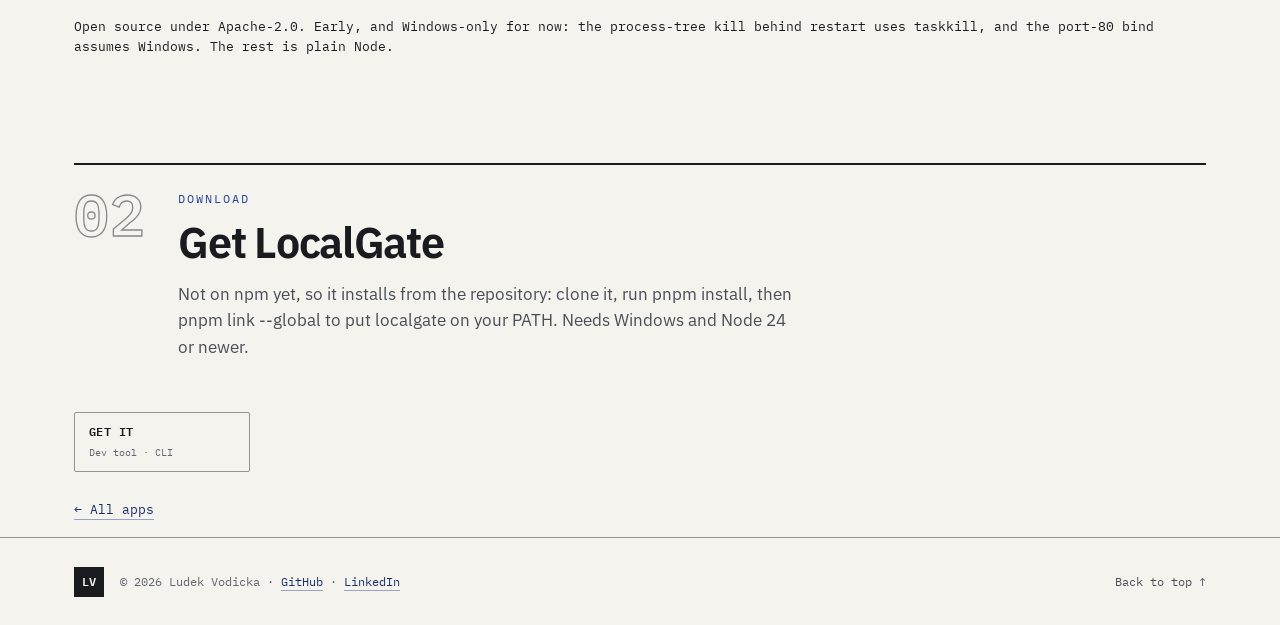
<file: apps/localgate.html>
<!DOCTYPE html>
<html lang="en">
<head>
  <meta charset="UTF-8" />
  <meta name="viewport" content="width=device-width, initial-scale=1.0" />
  <title>LocalGate · stable names for your local dev servers · Ludek Vodicka</title>
  <meta name="description" content="LocalGate gives every dev server on your machine a name instead of a port: one proxy on 80 routes by Host, so an app is myapp.localhost here and reachable under the same name from the LAN. Restart swaps the dev server without losing your terminal or debugger." />
  <meta property="og:title" content="LocalGate · stable names for your local dev servers" />
  <meta property="og:description" content="One reverse proxy on port 80 routes every dev server by Host header, so each app gets a name instead of a port. Restart keeps the terminal, the debugger and the route." />
  <meta property="og:type" content="website" />
  <meta property="og:url" content="https://ludekvodicka.github.io/apps/localgate.html" />
  <meta property="og:image" content="https://ludekvodicka.github.io/assets/img/apps/localgate/og.jpg" />
  <meta property="og:image:width" content="1200" />
  <meta property="og:image:height" content="630" />
  <meta property="og:image:alt" content="Two terminals: a dev server answering on its name, and localgate restart and status beside it" />
  <meta name="twitter:card" content="summary_large_image" />
  <link rel="canonical" href="https://ludekvodicka.github.io/apps/localgate.html" />

  <link rel="preconnect" href="https://fonts.googleapis.com" />
  <link rel="preconnect" href="https://fonts.gstatic.com" crossorigin />
  <link href="https://fonts.googleapis.com/css2?family=IBM+Plex+Mono:wght@400;500;600&family=IBM+Plex+Sans:wght@400;500;600;700&family=IBM+Plex+Serif:ital,wght@0,400;1,400;1,500&display=swap" rel="stylesheet" />

  <link rel="icon" href="data:image/svg+xml,%3Csvg xmlns='http://www.w3.org/2000/svg' viewBox='0 0 100 100'%3E%3Crect width='100' height='100' fill='%23f5f3ee'/%3E%3Crect x='7' y='7' width='86' height='86' fill='none' stroke='%23191b1f' stroke-width='6'/%3E%3Ctext x='50' y='68' font-family='monospace' font-size='44' font-weight='700' text-anchor='middle' fill='%23244297'%3ELV%3C/text%3E%3C/svg%3E" />

  <script type="application/ld+json">
  {
    "@context": "https://schema.org",
    "@type": "SoftwareApplication",
    "name": "LocalGate",
    "operatingSystem": "Windows",
    "applicationCategory": "DeveloperApplication",
    "url": "https://ludekvodicka.github.io/apps/localgate.html",
    "downloadUrl": "https://github.com/ludekvodicka/LocalGate",
    "license": "https://opensource.org/licenses/MIT",
    "author": { "@type": "Person", "name": "Ludek Vodicka" }
  }
  </script>

  <link rel="stylesheet" href="/assets/css/styles.css" />

  <script async data-id="101509832" src="//static.getclicky.com/js"></script>
</head>
<body data-page="app">
  <!-- SHARED SHELL: keep in sync across index.html / cv.html / apps/*.html.
       Per-page differences: the tab carrying aria-current, the .topnav items,
       the topbar CTA target, and body[data-page]. Everything else verbatim. -->
  <noscript>
    <div class="noscript">
      <p><strong>This page renders its content with JavaScript</strong>, which is switched off in your
      browser, so most of it is not visible. My work history and contact details are on
      <a href="https://www.linkedin.com/in/ludekvodicka/">LinkedIn</a>, my code is on
      <a href="https://github.com/ludekvodicka">GitHub</a>, and you can reach me at
      <a href="mailto:ludek.vodicka@gmail.com">ludek.vodicka@gmail.com</a>.</p>
    </div>
  </noscript>
  <a class="skiplink" href="#top">Skip to content</a>
  <div class="progress" id="progress" aria-hidden="true"></div>

  <!-- ===================== MASTHEAD / NAV ===================== -->
  <header class="topbar" id="topbar">
    <div class="topbar__inner">
      <a href="/index.html" class="brand" aria-label="Home">
        <span class="brand__mark">LV</span>
        <span class="brand__name">Ludek Vodicka</span>
        <span class="brand__doc">engineering dossier</span>
      </a>
      <nav class="tabnav" aria-label="Site">
        <a href="/index.html">Home</a>
        <a href="/cv.html">CV</a>
      </nav>
      <div class="topbar__side">
        <a href="https://github.com/ludekvodicka" class="topbar__gh" target="_blank" rel="noopener" aria-label="GitHub (opens in a new tab)">
          <svg viewBox="0 0 24 24" width="18" height="18" fill="currentColor" aria-hidden="true"><path d="M12 .5A11.5 11.5 0 0 0 .5 12a11.5 11.5 0 0 0 7.86 10.92c.58.1.79-.25.79-.56 0-.28-.01-1.02-.02-2-3.19.7-3.87-1.54-3.87-1.54-.52-1.33-1.28-1.68-1.28-1.68-1.05-.72.08-.7.08-.7 1.16.08 1.77 1.19 1.77 1.19 1.03 1.77 2.7 1.26 3.36.96.1-.75.4-1.26.73-1.55-2.55-.29-5.23-1.28-5.23-5.69 0-1.26.45-2.28 1.19-3.09-.12-.29-.52-1.46.11-3.05 0 0 .97-.31 3.18 1.18a11 11 0 0 1 5.8 0c2.2-1.49 3.17-1.18 3.17-1.18.63 1.59.23 2.76.12 3.05.74.81 1.18 1.83 1.18 3.09 0 4.42-2.69 5.39-5.25 5.68.41.36.78 1.06.78 2.14 0 1.55-.01 2.8-.01 3.18 0 .31.2.67.8.55A11.5 11.5 0 0 0 23.5 12 11.5 11.5 0 0 0 12 .5z"/></svg>
        </a>
        <a href="/index.html#contact" class="btn btn--ink btn--sm topbar__cta">Get in touch</a>
      </div>
      <nav class="topnav" aria-label="Sections">
        <a href="/index.html#apps">← All apps</a>
        <a href="#overview"><i>01</i>Overview</a>
        <a href="#download"><i>02</i>Download</a>
      </nav>
    </div>
  </header>
  <!-- END SHARED SHELL -->

  <main id="top">
    <section class="apphero">
      <div class="sheet apphero__sheet">
        <span class="sheet__corner sheet__corner--tl" aria-hidden="true"></span>
        <span class="sheet__corner sheet__corner--tr" aria-hidden="true"></span>
        <span class="sheet__corner sheet__corner--bl" aria-hidden="true"></span>
        <span class="sheet__corner sheet__corner--br" aria-hidden="true"></span>
        <figure class="apphero__media">
          <img src="/assets/img/apps/localgate/hero.webp" width="1320" height="509"
               alt="Two terminals: a dev server answering on its name, and localgate restart and status beside it"
               fetchpriority="high" decoding="async" />
          <figcaption class="figure__cap"><span class="figure__no">Fig. 01</span> A dev server on its name, restarted from another terminal</figcaption>
        </figure>
        <div class="apphero__body">
          <p class="apphero__kind">Dev tool · CLI · Windows</p>
          <h1 class="apphero__name">LocalGate</h1>
          <p class="apphero__tagline">Every local dev server gets a name instead of a port.</p>
          <div class="app-actions" data-app-actions="LocalGate">
            <a class="dl-btn dl-btn--single" href="https://github.com/ludekvodicka/LocalGate" target="_blank" rel="noopener">
              <span class="dl-btn__plat">Get it</span>
              <span class="dl-btn__meta">GitHub repository</span>
            </a>
          </div>
          <p class="apphero__meta">Free · Apache-2.0 · install from the repository</p>
        </div>
      </div>
    </section>

    <section class="section" id="overview">
      <header class="section__head">
        <span class="section__no" aria-hidden="true">01</span>
        <div class="section__headbody">
          <p class="section__kicker">Overview</p>
          <h2 class="section__title">Stop memorising <em>port numbers</em></h2>
          <p class="section__sub">
            Three projects open, three ports to remember, and a colleague who cannot see any of them. LocalGate replaces that with names.
          </p>
        </div>
      </header>

      <p>One reverse proxy listens on port 80 and routes by the Host header, so every dev server on the machine gets a name: myapp.localhost here, and optionally myapp under your own domain so someone else on the network can open the same thing. Each server binds an ephemeral loopback port and registers itself, so there is no config file listing apps, no port assignments to keep in sync, and nothing to clean up after a crash.</p>

      <p>The other half is the part an editor cannot give you. LocalGate owns the dev server it starts, as a child of a runner that sits in your editor's debug terminal. That is what lets localgate restart swap the process underneath while the terminal, the debugger attachment and the route all stay exactly where they were, and the browser keeps its URL.</p>

      <p>It also answers questions. localgate status --json says where and how an app is running, which is what a coding agent needs to know before it touches anything, and while a dev server is down the proxy serves a readable page instead of a connection error. Websocket upgrades are proxied, and Next.js hot reload works through a shared name without an allowedDevOrigins entry in the project.</p>

      <div class="appfeat">
        <article class="sec-card">
          <h3>A name per app</h3>
          <p>myapp.localhost instead of a port, and the same name from the LAN when you want it.</p>
        </article>
        <article class="sec-card">
          <h3>Restart without losing the terminal</h3>
          <p>The runner owns the dev server, so the process is swapped and the terminal, debugger and route stay.</p>
        </article>
        <article class="sec-card">
          <h3>No config to keep in sync</h3>
          <p>Servers bind an ephemeral port and register themselves. Nothing lists apps, nothing survives a crash.</p>
        </article>
        <article class="sec-card">
          <h3>Readable when it is down</h3>
          <p>The proxy answers with a page that says what is happening rather than refusing the connection.</p>
        </article>
        <article class="sec-card">
          <h3>Machine-readable state</h3>
          <p>status --json tells an agent where an app runs, and logs tails what it printed.</p>
        </article>
        <article class="sec-card">
          <h3>Settles its own collisions</h3>
          <p>Start it twice and it finds its predecessor, shows you what is running, and asks before taking the name.</p>
        </article>
      </div>

      <p class="appfoot">Open source under Apache-2.0. Early, and Windows-only for now: the process-tree kill behind restart uses taskkill, and the port-80 bind assumes Windows. The rest is plain Node.</p>
    </section>

    <section class="section" id="download">
      <header class="section__head">
        <span class="section__no" aria-hidden="true">02</span>
        <div class="section__headbody">
          <p class="section__kicker">Download</p>
          <h2 class="section__title">Get LocalGate</h2>
          <p class="section__sub">
            Not on npm yet, so it installs from the repository: clone it, run pnpm install, then pnpm link --global to put localgate on your PATH. Needs Windows and Node 24 or newer.
          </p>
        </div>
      </header>
      <div class="app-actions" data-app-actions="LocalGate">
            <a class="dl-btn dl-btn--single" href="https://github.com/ludekvodicka/LocalGate" target="_blank" rel="noopener">
              <span class="dl-btn__plat">Get it</span>
              <span class="dl-btn__meta">GitHub repository</span>
            </a>
      </div>
      <p class="appfoot"><a class="ilink" href="/index.html#apps">← All apps</a></p>
    </section>
  </main>

  <!-- SHARED SHELL: footer -->
  <footer class="footer">
    <div class="footer__inner">
      <span class="footer__mark">LV</span>
      <p>© <span id="year"></span> Ludek Vodicka · <a href="https://github.com/ludekvodicka" class="ilink" target="_blank" rel="noopener">GitHub</a> · <a href="https://www.linkedin.com/in/ludekvodicka/" class="ilink" target="_blank" rel="noopener">LinkedIn</a></p>
      <a href="#top" class="footer__top">Back to top ↑</a>
    </div>
  </footer>
  <!-- END SHARED SHELL -->

  <script defer src="/assets/js/data.js"></script>
  <script defer src="/assets/js/main.js"></script>
</body>
</html>
</file>
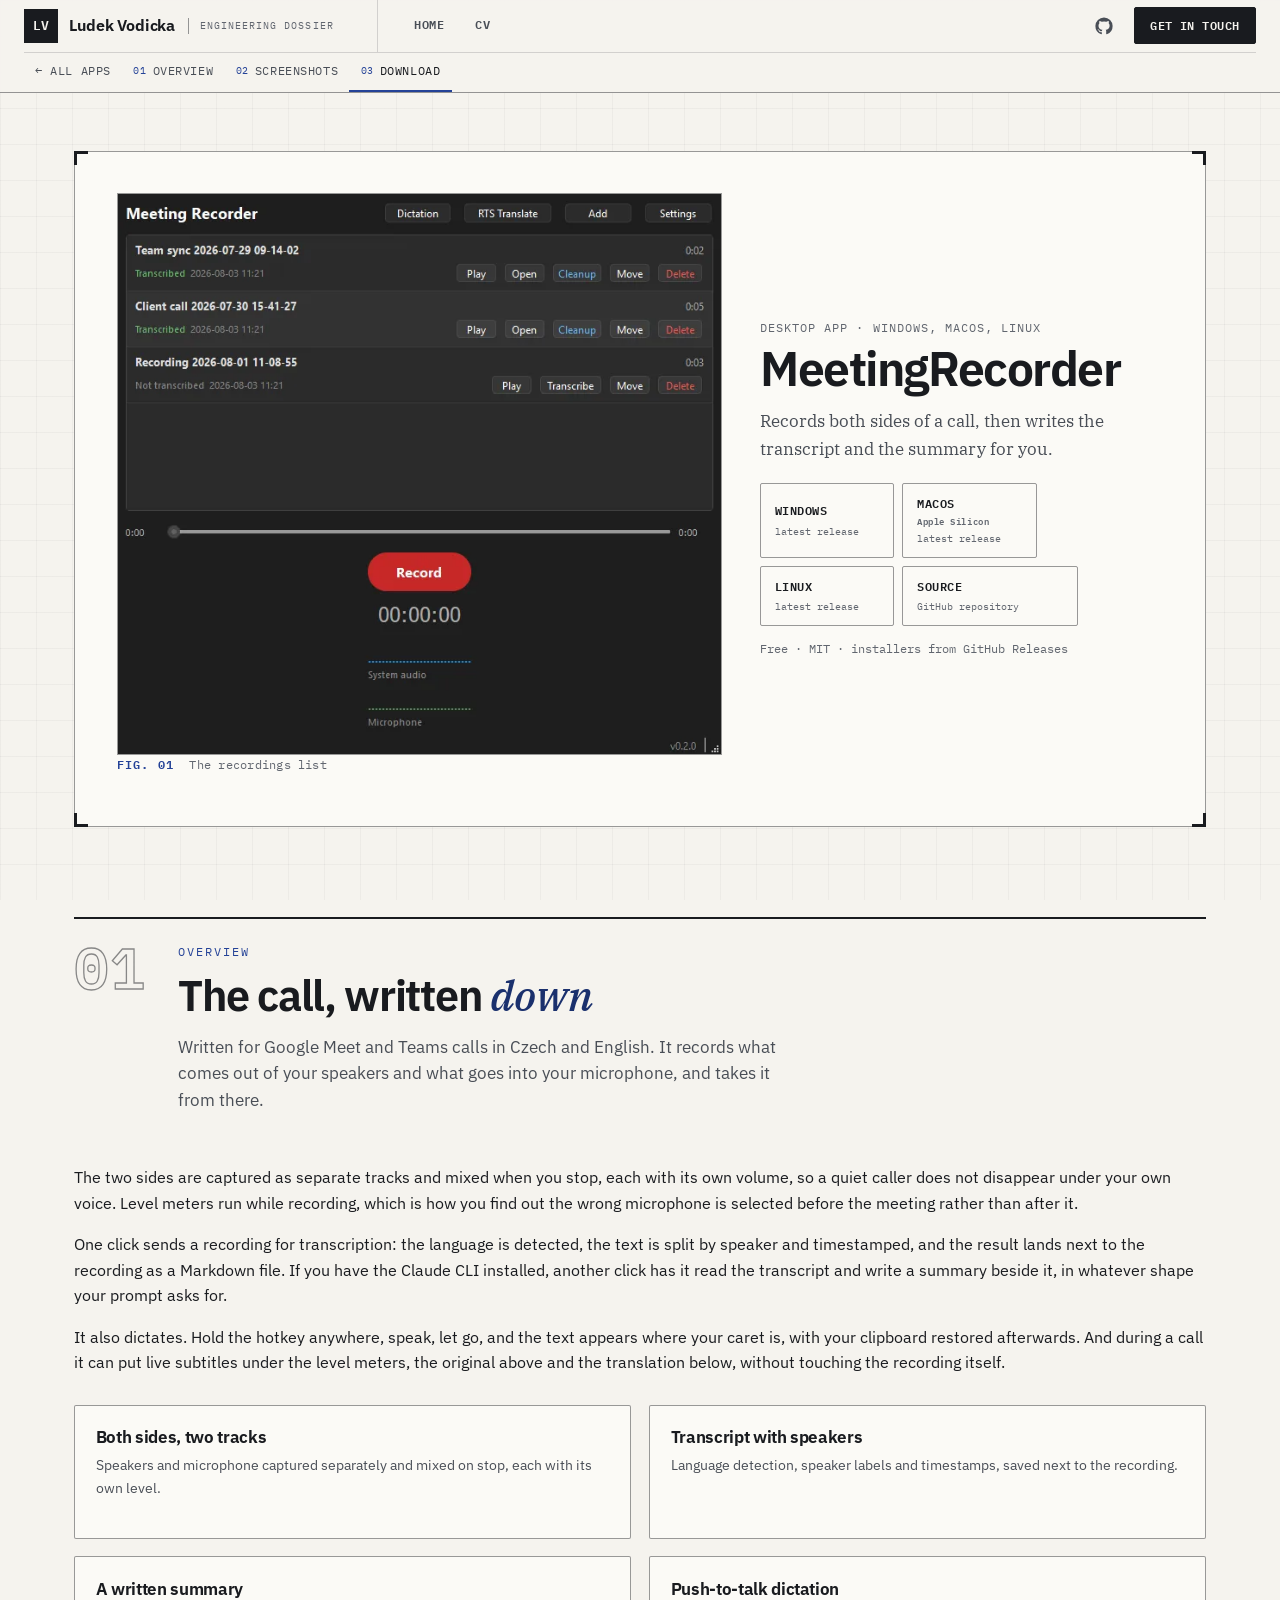
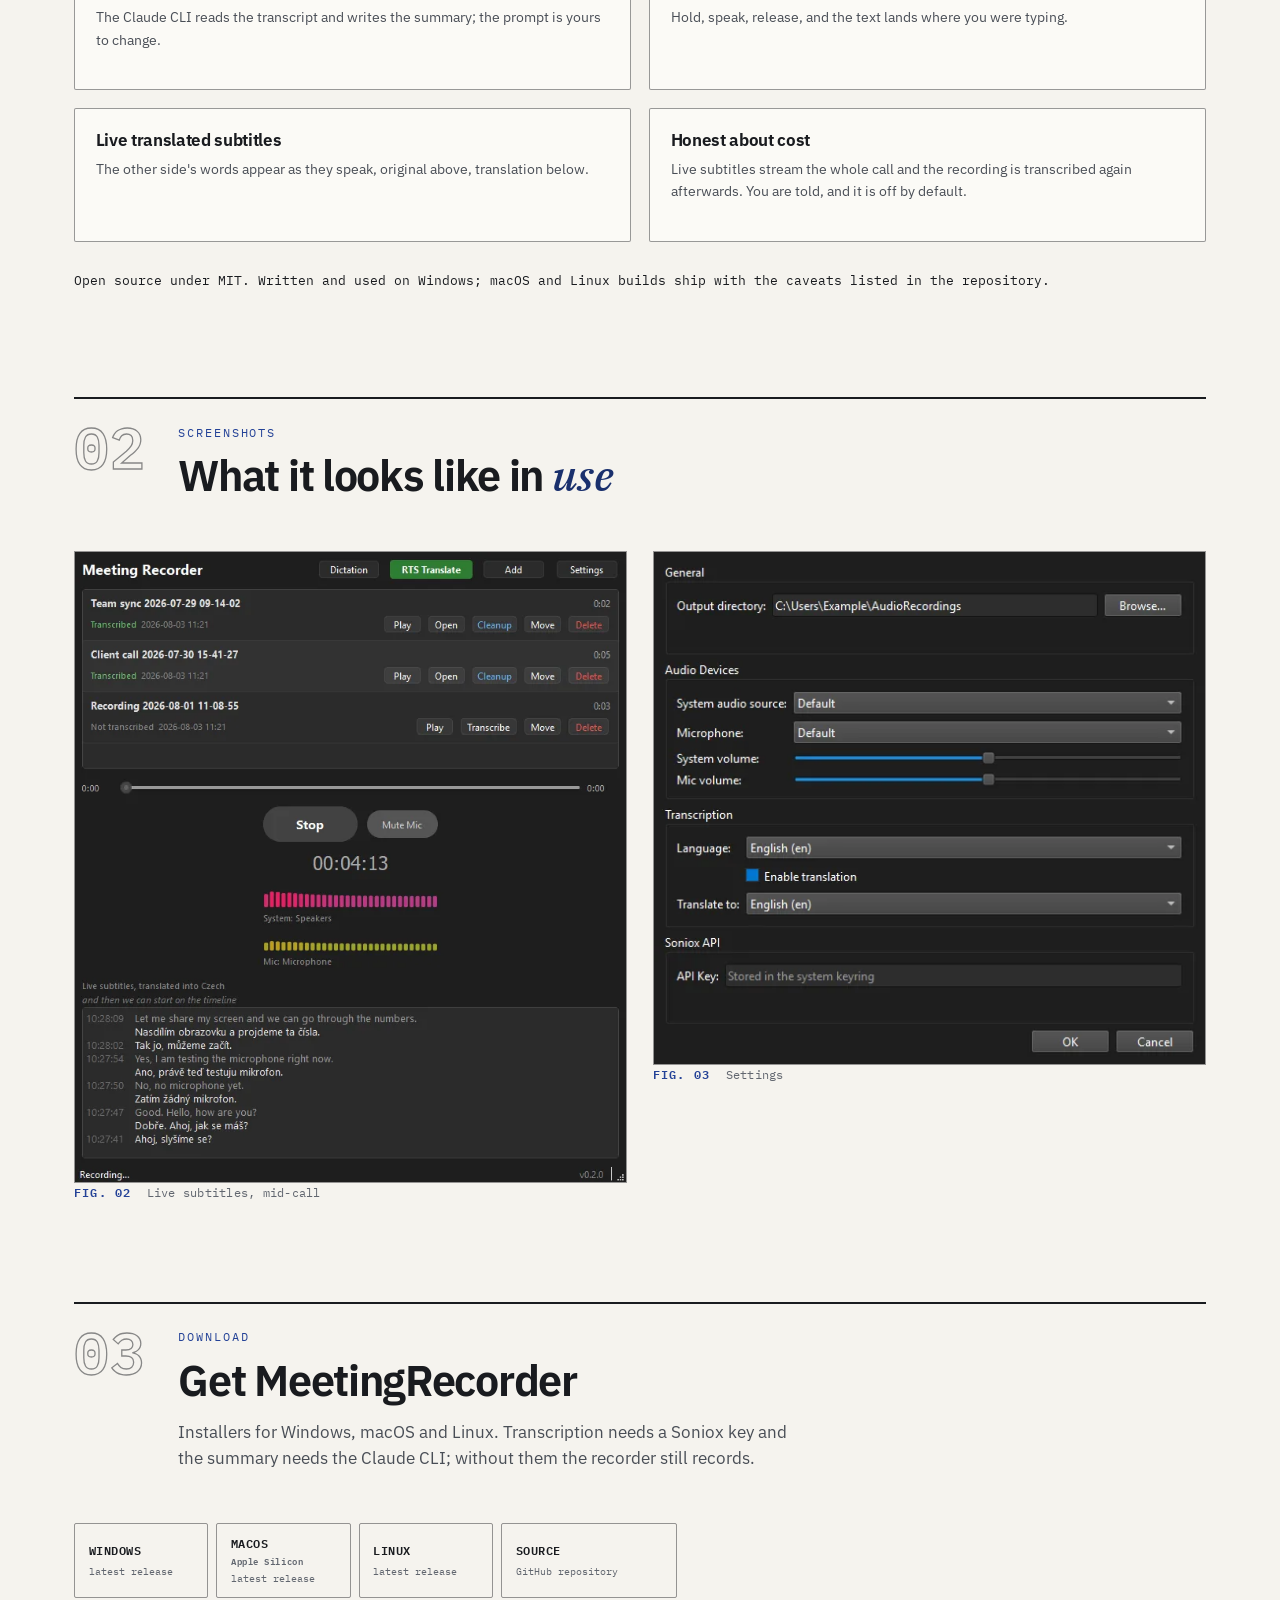
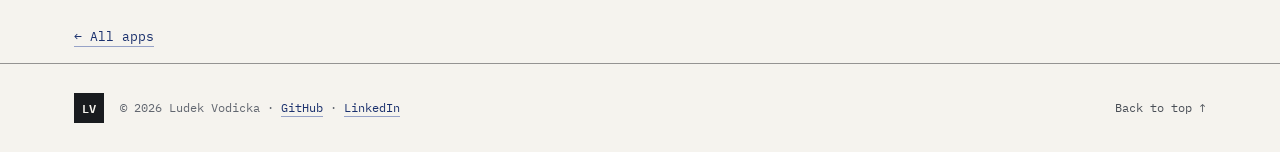
<file: apps/meetingrecorder.html>
<!DOCTYPE html>
<html lang="en">
<head>
  <meta charset="UTF-8" />
  <meta name="viewport" content="width=device-width, initial-scale=1.0" />
  <title>MeetingRecorder · records both sides of a call, then transcribes and summarises it · Ludek Vodicka</title>
  <meta name="description" content="MeetingRecorder captures your speakers and your microphone as two tracks, mixes them, and turns the result into a transcript with speaker labels and a written summary. It also does push-to-talk dictation and live translated subtitles." />
  <meta property="og:title" content="MeetingRecorder · records both sides of a call, then writes it up" />
  <meta property="og:description" content="System audio and microphone captured separately and mixed, then a transcript with speaker labels and a summary. Push-to-talk dictation and live translated subtitles included." />
  <meta property="og:type" content="website" />
  <meta property="og:url" content="https://ludekvodicka.github.io/apps/meetingrecorder.html" />
  <meta property="og:image" content="https://ludekvodicka.github.io/assets/img/apps/meetingrecorder/og.jpg" />
  <meta property="og:image:width" content="1200" />
  <meta property="og:image:height" content="630" />
  <meta property="og:image:alt" content="MeetingRecorder's main window listing recordings with their transcription state" />
  <meta name="twitter:card" content="summary_large_image" />
  <link rel="canonical" href="https://ludekvodicka.github.io/apps/meetingrecorder.html" />

  <link rel="preconnect" href="https://fonts.googleapis.com" />
  <link rel="preconnect" href="https://fonts.gstatic.com" crossorigin />
  <link href="https://fonts.googleapis.com/css2?family=IBM+Plex+Mono:wght@400;500;600&family=IBM+Plex+Sans:wght@400;500;600;700&family=IBM+Plex+Serif:ital,wght@0,400;1,400;1,500&display=swap" rel="stylesheet" />

  <link rel="icon" href="data:image/svg+xml,%3Csvg xmlns='http://www.w3.org/2000/svg' viewBox='0 0 100 100'%3E%3Crect width='100' height='100' fill='%23f5f3ee'/%3E%3Crect x='7' y='7' width='86' height='86' fill='none' stroke='%23191b1f' stroke-width='6'/%3E%3Ctext x='50' y='68' font-family='monospace' font-size='44' font-weight='700' text-anchor='middle' fill='%23244297'%3ELV%3C/text%3E%3C/svg%3E" />

  <script type="application/ld+json">
  {
    "@context": "https://schema.org",
    "@type": "SoftwareApplication",
    "name": "MeetingRecorder",
    "operatingSystem": "Windows, macOS, Linux",
    "applicationCategory": "DeveloperApplication",
    "url": "https://ludekvodicka.github.io/apps/meetingrecorder.html",
    "downloadUrl": "https://github.com/ludekvodicka/MeetingRecorder/releases",
    "license": "https://opensource.org/licenses/MIT",
    "author": { "@type": "Person", "name": "Ludek Vodicka" }
  }
  </script>

  <link rel="stylesheet" href="/assets/css/styles.css" />

  <script async data-id="101509832" src="//static.getclicky.com/js"></script>
</head>
<body data-page="app">
  <!-- SHARED SHELL: keep in sync across index.html / cv.html / apps/*.html.
       Per-page differences: the tab carrying aria-current, the .topnav items,
       the topbar CTA target, and body[data-page]. Everything else verbatim. -->
  <noscript>
    <div class="noscript">
      <p><strong>This page renders its content with JavaScript</strong>, which is switched off in your
      browser, so most of it is not visible. My work history and contact details are on
      <a href="https://www.linkedin.com/in/ludekvodicka/">LinkedIn</a>, my code is on
      <a href="https://github.com/ludekvodicka">GitHub</a>, and you can reach me at
      <a href="mailto:ludek.vodicka@gmail.com">ludek.vodicka@gmail.com</a>.</p>
    </div>
  </noscript>
  <a class="skiplink" href="#top">Skip to content</a>
  <div class="progress" id="progress" aria-hidden="true"></div>

  <!-- ===================== MASTHEAD / NAV ===================== -->
  <header class="topbar" id="topbar">
    <div class="topbar__inner">
      <a href="/index.html" class="brand" aria-label="Home">
        <span class="brand__mark">LV</span>
        <span class="brand__name">Ludek Vodicka</span>
        <span class="brand__doc">engineering dossier</span>
      </a>
      <nav class="tabnav" aria-label="Site">
        <a href="/index.html">Home</a>
        <a href="/cv.html">CV</a>
      </nav>
      <div class="topbar__side">
        <a href="https://github.com/ludekvodicka" class="topbar__gh" target="_blank" rel="noopener" aria-label="GitHub (opens in a new tab)">
          <svg viewBox="0 0 24 24" width="18" height="18" fill="currentColor" aria-hidden="true"><path d="M12 .5A11.5 11.5 0 0 0 .5 12a11.5 11.5 0 0 0 7.86 10.92c.58.1.79-.25.79-.56 0-.28-.01-1.02-.02-2-3.19.7-3.87-1.54-3.87-1.54-.52-1.33-1.28-1.68-1.28-1.68-1.05-.72.08-.7.08-.7 1.16.08 1.77 1.19 1.77 1.19 1.03 1.77 2.7 1.26 3.36.96.1-.75.4-1.26.73-1.55-2.55-.29-5.23-1.28-5.23-5.69 0-1.26.45-2.28 1.19-3.09-.12-.29-.52-1.46.11-3.05 0 0 .97-.31 3.18 1.18a11 11 0 0 1 5.8 0c2.2-1.49 3.17-1.18 3.17-1.18.63 1.59.23 2.76.12 3.05.74.81 1.18 1.83 1.18 3.09 0 4.42-2.69 5.39-5.25 5.68.41.36.78 1.06.78 2.14 0 1.55-.01 2.8-.01 3.18 0 .31.2.67.8.55A11.5 11.5 0 0 0 23.5 12 11.5 11.5 0 0 0 12 .5z"/></svg>
        </a>
        <a href="/index.html#contact" class="btn btn--ink btn--sm topbar__cta">Get in touch</a>
      </div>
      <nav class="topnav" aria-label="Sections">
        <a href="/index.html#apps">← All apps</a>
        <a href="#overview"><i>01</i>Overview</a>
        <a href="#shots"><i>02</i>Screenshots</a>
        <a href="#download"><i>03</i>Download</a>
      </nav>
    </div>
  </header>
  <!-- END SHARED SHELL -->

  <main id="top">
    <section class="apphero">
      <div class="sheet apphero__sheet">
        <span class="sheet__corner sheet__corner--tl" aria-hidden="true"></span>
        <span class="sheet__corner sheet__corner--tr" aria-hidden="true"></span>
        <span class="sheet__corner sheet__corner--bl" aria-hidden="true"></span>
        <span class="sheet__corner sheet__corner--br" aria-hidden="true"></span>
        <figure class="apphero__media">
          <img src="/assets/img/apps/meetingrecorder/hero.webp" width="700" height="650"
               alt="MeetingRecorder's main window listing recordings with their transcription state"
               fetchpriority="high" decoding="async" />
          <figcaption class="figure__cap"><span class="figure__no">Fig. 01</span> The recordings list</figcaption>
        </figure>
        <div class="apphero__body">
          <p class="apphero__kind">Desktop app · Windows, macOS, Linux</p>
          <h1 class="apphero__name">MeetingRecorder</h1>
          <p class="apphero__tagline">Records both sides of a call, then writes the transcript and the summary for you.</p>
          <div class="app-actions" data-app-actions="MeetingRecorder">
            <a class="dl-btn dl-btn--single" href="https://github.com/ludekvodicka/MeetingRecorder/releases" target="_blank" rel="noopener">
              <span class="dl-btn__plat">Download</span>
              <span class="dl-btn__meta">latest release</span>
            </a>
          </div>
          <p class="apphero__meta">Free · MIT · installers from GitHub Releases</p>
        </div>
      </div>
    </section>

    <section class="section" id="overview">
      <header class="section__head">
        <span class="section__no" aria-hidden="true">01</span>
        <div class="section__headbody">
          <p class="section__kicker">Overview</p>
          <h2 class="section__title">The call, written <em>down</em></h2>
          <p class="section__sub">
            Written for Google Meet and Teams calls in Czech and English. It records what comes out of your speakers and what goes into your microphone, and takes it from there.
          </p>
        </div>
      </header>

      <p>The two sides are captured as separate tracks and mixed when you stop, each with its own volume, so a quiet caller does not disappear under your own voice. Level meters run while recording, which is how you find out the wrong microphone is selected before the meeting rather than after it.</p>

      <p>One click sends a recording for transcription: the language is detected, the text is split by speaker and timestamped, and the result lands next to the recording as a Markdown file. If you have the Claude CLI installed, another click has it read the transcript and write a summary beside it, in whatever shape your prompt asks for.</p>

      <p>It also dictates. Hold the hotkey anywhere, speak, let go, and the text appears where your caret is, with your clipboard restored afterwards. And during a call it can put live subtitles under the level meters, the original above and the translation below, without touching the recording itself.</p>

      <div class="appfeat">
        <article class="sec-card">
          <h3>Both sides, two tracks</h3>
          <p>Speakers and microphone captured separately and mixed on stop, each with its own level.</p>
        </article>
        <article class="sec-card">
          <h3>Transcript with speakers</h3>
          <p>Language detection, speaker labels and timestamps, saved next to the recording.</p>
        </article>
        <article class="sec-card">
          <h3>A written summary</h3>
          <p>The Claude CLI reads the transcript and writes the summary; the prompt is yours to change.</p>
        </article>
        <article class="sec-card">
          <h3>Push-to-talk dictation</h3>
          <p>Hold, speak, release, and the text lands where you were typing.</p>
        </article>
        <article class="sec-card">
          <h3>Live translated subtitles</h3>
          <p>The other side's words appear as they speak, original above, translation below.</p>
        </article>
        <article class="sec-card">
          <h3>Honest about cost</h3>
          <p>Live subtitles stream the whole call and the recording is transcribed again afterwards. You are told, and it is off by default.</p>
        </article>
      </div>

      <p class="appfoot">Open source under MIT. Written and used on Windows; macOS and Linux builds ship with the caveats listed in the repository.</p>
    </section>

    <section class="section" id="shots">
      <header class="section__head">
        <span class="section__no" aria-hidden="true">02</span>
        <div class="section__headbody">
          <p class="section__kicker">Screenshots</p>
          <h2 class="section__title">What it looks like in <em>use</em></h2>
        </div>
      </header>
      <div class="appshots__grid">
        <figure>
          <a href="/assets/img/apps/meetingrecorder/shot-1.webp"><img src="/assets/img/apps/meetingrecorder/shot-1.webp" width="700" height="800" alt="Live subtitles appearing under the level meters during a recording" loading="lazy" decoding="async" /></a>
          <figcaption class="figure__cap"><span class="figure__no">Fig. 02</span> Live subtitles, mid-call</figcaption>
        </figure>
        <figure>
          <a href="/assets/img/apps/meetingrecorder/shot-2.webp"><img src="/assets/img/apps/meetingrecorder/shot-2.webp" width="560" height="520" alt="The settings window with the device and transcription options" loading="lazy" decoding="async" /></a>
          <figcaption class="figure__cap"><span class="figure__no">Fig. 03</span> Settings</figcaption>
        </figure>
      </div>
    </section>

    <section class="section" id="download">
      <header class="section__head">
        <span class="section__no" aria-hidden="true">03</span>
        <div class="section__headbody">
          <p class="section__kicker">Download</p>
          <h2 class="section__title">Get MeetingRecorder</h2>
          <p class="section__sub">
            Installers for Windows, macOS and Linux. Transcription needs a Soniox key and the summary needs the Claude CLI; without them the recorder still records.
          </p>
        </div>
      </header>
      <div class="app-actions" data-app-actions="MeetingRecorder">
            <a class="dl-btn dl-btn--single" href="https://github.com/ludekvodicka/MeetingRecorder/releases" target="_blank" rel="noopener">
              <span class="dl-btn__plat">Download</span>
              <span class="dl-btn__meta">latest release</span>
            </a>
      </div>
      <p class="appfoot"><a class="ilink" href="/index.html#apps">← All apps</a></p>
    </section>
  </main>

  <!-- SHARED SHELL: footer -->
  <footer class="footer">
    <div class="footer__inner">
      <span class="footer__mark">LV</span>
      <p>© <span id="year"></span> Ludek Vodicka · <a href="https://github.com/ludekvodicka" class="ilink" target="_blank" rel="noopener">GitHub</a> · <a href="https://www.linkedin.com/in/ludekvodicka/" class="ilink" target="_blank" rel="noopener">LinkedIn</a></p>
      <a href="#top" class="footer__top">Back to top ↑</a>
    </div>
  </footer>
  <!-- END SHARED SHELL -->

  <script defer src="/assets/js/data.js"></script>
  <script defer src="/assets/js/main.js"></script>
</body>
</html>
</file>
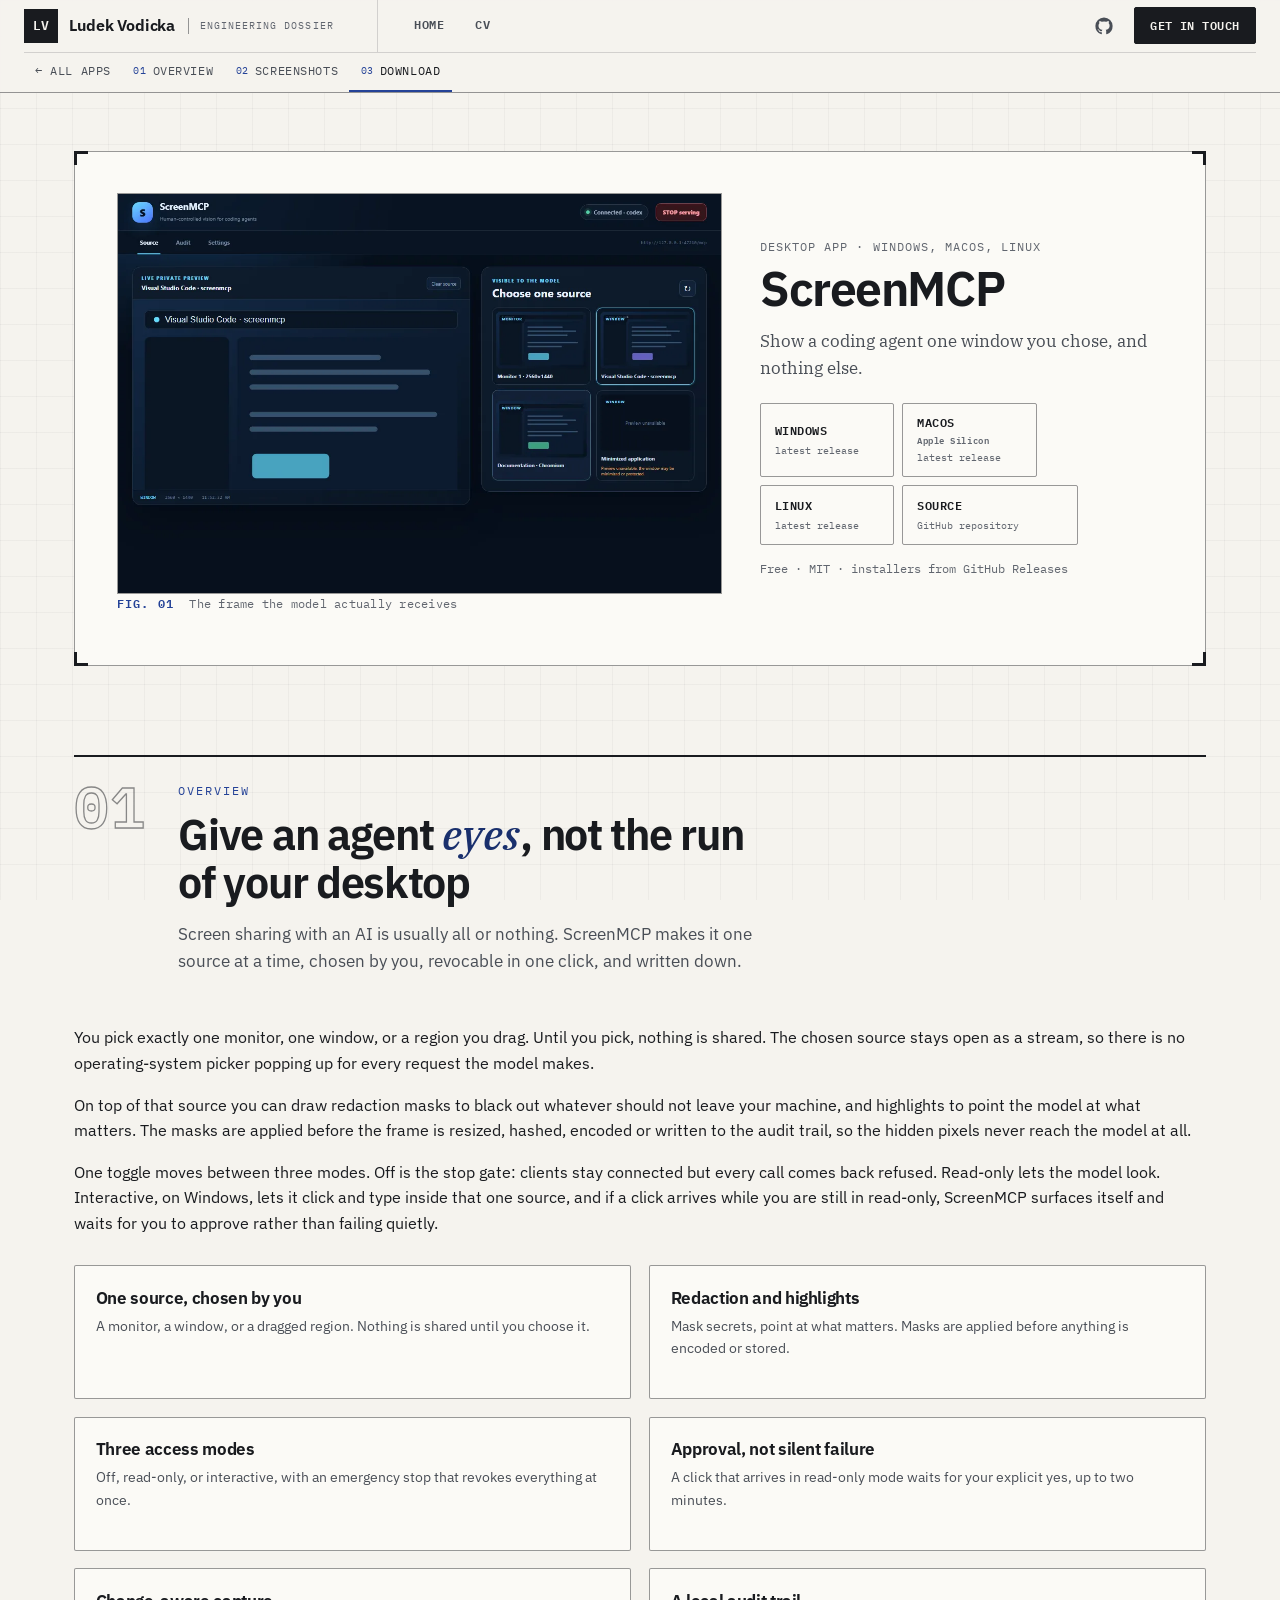
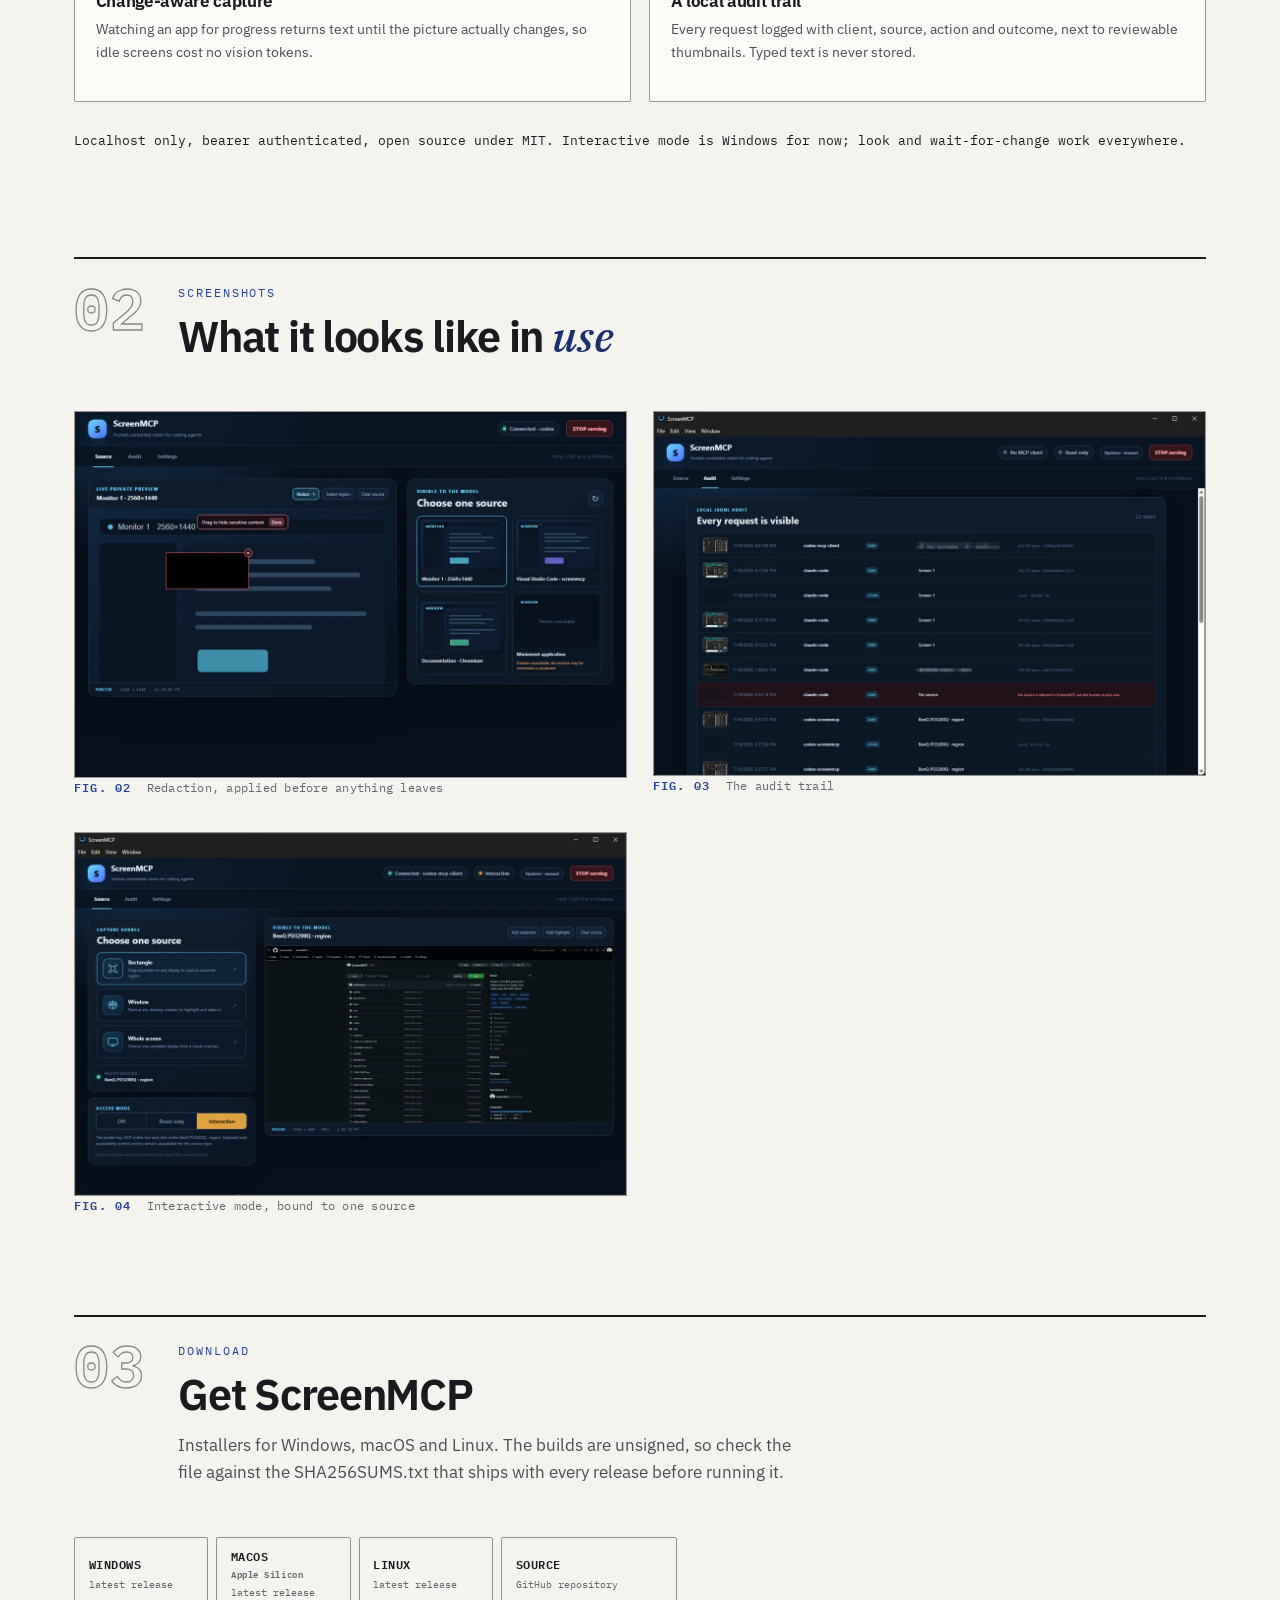
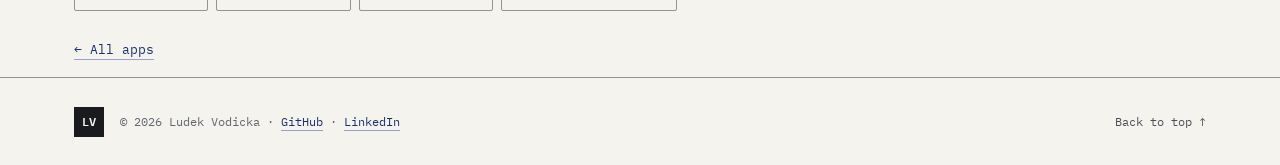
<file: apps/screenmcp.html>
<!DOCTYPE html>
<html lang="en">
<head>
  <meta charset="UTF-8" />
  <meta name="viewport" content="width=device-width, initial-scale=1.0" />
  <title>ScreenMCP · desktop vision for coding agents, with you holding the switch · Ludek Vodicka</title>
  <meta name="description" content="ScreenMCP lets a coding agent see one monitor, window or region that you picked, and nothing else. Three access modes, redaction masks, an emergency stop and a local audit trail. Open source, localhost only, MIT." />
  <meta property="og:title" content="ScreenMCP · desktop vision for coding agents, with you holding the switch" />
  <meta property="og:description" content="You pick one monitor, window or region; the agent sees that and nothing else, through a local authenticated endpoint. Redaction masks, three access modes, an audit trail." />
  <meta property="og:type" content="website" />
  <meta property="og:url" content="https://ludekvodicka.github.io/apps/screenmcp.html" />
  <meta property="og:image" content="https://ludekvodicka.github.io/assets/img/apps/screenmcp/og.jpg" />
  <meta property="og:image:width" content="1200" />
  <meta property="og:image:height" content="630" />
  <meta property="og:image:alt" content="ScreenMCP showing a live preview of the shared screen region" />
  <meta name="twitter:card" content="summary_large_image" />
  <link rel="canonical" href="https://ludekvodicka.github.io/apps/screenmcp.html" />

  <link rel="preconnect" href="https://fonts.googleapis.com" />
  <link rel="preconnect" href="https://fonts.gstatic.com" crossorigin />
  <link href="https://fonts.googleapis.com/css2?family=IBM+Plex+Mono:wght@400;500;600&family=IBM+Plex+Sans:wght@400;500;600;700&family=IBM+Plex+Serif:ital,wght@0,400;1,400;1,500&display=swap" rel="stylesheet" />

  <link rel="icon" href="data:image/svg+xml,%3Csvg xmlns='http://www.w3.org/2000/svg' viewBox='0 0 100 100'%3E%3Crect width='100' height='100' fill='%23f5f3ee'/%3E%3Crect x='7' y='7' width='86' height='86' fill='none' stroke='%23191b1f' stroke-width='6'/%3E%3Ctext x='50' y='68' font-family='monospace' font-size='44' font-weight='700' text-anchor='middle' fill='%23244297'%3ELV%3C/text%3E%3C/svg%3E" />

  <script type="application/ld+json">
  {
    "@context": "https://schema.org",
    "@type": "SoftwareApplication",
    "name": "ScreenMCP",
    "operatingSystem": "Windows, macOS, Linux",
    "applicationCategory": "DeveloperApplication",
    "url": "https://ludekvodicka.github.io/apps/screenmcp.html",
    "downloadUrl": "https://github.com/ludekvodicka/ScreenMCP/releases",
    "license": "https://opensource.org/licenses/MIT",
    "author": { "@type": "Person", "name": "Ludek Vodicka" }
  }
  </script>

  <link rel="stylesheet" href="/assets/css/styles.css" />

  <script async data-id="101509832" src="//static.getclicky.com/js"></script>
</head>
<body data-page="app">
  <!-- SHARED SHELL: keep in sync across index.html / cv.html / apps/*.html.
       Per-page differences: the tab carrying aria-current, the .topnav items,
       the topbar CTA target, and body[data-page]. Everything else verbatim. -->
  <noscript>
    <div class="noscript">
      <p><strong>This page renders its content with JavaScript</strong>, which is switched off in your
      browser, so most of it is not visible. My work history and contact details are on
      <a href="https://www.linkedin.com/in/ludekvodicka/">LinkedIn</a>, my code is on
      <a href="https://github.com/ludekvodicka">GitHub</a>, and you can reach me at
      <a href="mailto:ludek.vodicka@gmail.com">ludek.vodicka@gmail.com</a>.</p>
    </div>
  </noscript>
  <a class="skiplink" href="#top">Skip to content</a>
  <div class="progress" id="progress" aria-hidden="true"></div>

  <!-- ===================== MASTHEAD / NAV ===================== -->
  <header class="topbar" id="topbar">
    <div class="topbar__inner">
      <a href="/index.html" class="brand" aria-label="Home">
        <span class="brand__mark">LV</span>
        <span class="brand__name">Ludek Vodicka</span>
        <span class="brand__doc">engineering dossier</span>
      </a>
      <nav class="tabnav" aria-label="Site">
        <a href="/index.html">Home</a>
        <a href="/cv.html">CV</a>
      </nav>
      <div class="topbar__side">
        <a href="https://github.com/ludekvodicka" class="topbar__gh" target="_blank" rel="noopener" aria-label="GitHub (opens in a new tab)">
          <svg viewBox="0 0 24 24" width="18" height="18" fill="currentColor" aria-hidden="true"><path d="M12 .5A11.5 11.5 0 0 0 .5 12a11.5 11.5 0 0 0 7.86 10.92c.58.1.79-.25.79-.56 0-.28-.01-1.02-.02-2-3.19.7-3.87-1.54-3.87-1.54-.52-1.33-1.28-1.68-1.28-1.68-1.05-.72.08-.7.08-.7 1.16.08 1.77 1.19 1.77 1.19 1.03 1.77 2.7 1.26 3.36.96.1-.75.4-1.26.73-1.55-2.55-.29-5.23-1.28-5.23-5.69 0-1.26.45-2.28 1.19-3.09-.12-.29-.52-1.46.11-3.05 0 0 .97-.31 3.18 1.18a11 11 0 0 1 5.8 0c2.2-1.49 3.17-1.18 3.17-1.18.63 1.59.23 2.76.12 3.05.74.81 1.18 1.83 1.18 3.09 0 4.42-2.69 5.39-5.25 5.68.41.36.78 1.06.78 2.14 0 1.55-.01 2.8-.01 3.18 0 .31.2.67.8.55A11.5 11.5 0 0 0 23.5 12 11.5 11.5 0 0 0 12 .5z"/></svg>
        </a>
        <a href="/index.html#contact" class="btn btn--ink btn--sm topbar__cta">Get in touch</a>
      </div>
      <nav class="topnav" aria-label="Sections">
        <a href="/index.html#apps">← All apps</a>
        <a href="#overview"><i>01</i>Overview</a>
        <a href="#shots"><i>02</i>Screenshots</a>
        <a href="#download"><i>03</i>Download</a>
      </nav>
    </div>
  </header>
  <!-- END SHARED SHELL -->

  <main id="top">
    <section class="apphero">
      <div class="sheet apphero__sheet">
        <span class="sheet__corner sheet__corner--tl" aria-hidden="true"></span>
        <span class="sheet__corner sheet__corner--tr" aria-hidden="true"></span>
        <span class="sheet__corner sheet__corner--bl" aria-hidden="true"></span>
        <span class="sheet__corner sheet__corner--br" aria-hidden="true"></span>
        <figure class="apphero__media">
          <img src="/assets/img/apps/screenmcp/hero.webp" width="1180" height="780"
               alt="ScreenMCP showing a live preview of the shared screen region"
               fetchpriority="high" decoding="async" />
          <figcaption class="figure__cap"><span class="figure__no">Fig. 01</span> The frame the model actually receives</figcaption>
        </figure>
        <div class="apphero__body">
          <p class="apphero__kind">Desktop app · Windows, macOS, Linux</p>
          <h1 class="apphero__name">ScreenMCP</h1>
          <p class="apphero__tagline">Show a coding agent one window you chose, and nothing else.</p>
          <div class="app-actions" data-app-actions="ScreenMCP">
            <a class="dl-btn dl-btn--single" href="https://github.com/ludekvodicka/ScreenMCP/releases" target="_blank" rel="noopener">
              <span class="dl-btn__plat">Download</span>
              <span class="dl-btn__meta">latest release</span>
            </a>
          </div>
          <p class="apphero__meta">Free · MIT · installers from GitHub Releases</p>
        </div>
      </div>
    </section>

    <section class="section" id="overview">
      <header class="section__head">
        <span class="section__no" aria-hidden="true">01</span>
        <div class="section__headbody">
          <p class="section__kicker">Overview</p>
          <h2 class="section__title">Give an agent <em>eyes</em>, not the run of your desktop</h2>
          <p class="section__sub">
            Screen sharing with an AI is usually all or nothing. ScreenMCP makes it one source at a time, chosen by you, revocable in one click, and written down.
          </p>
        </div>
      </header>

      <p>You pick exactly one monitor, one window, or a region you drag. Until you pick, nothing is shared. The chosen source stays open as a stream, so there is no operating-system picker popping up for every request the model makes.</p>

      <p>On top of that source you can draw redaction masks to black out whatever should not leave your machine, and highlights to point the model at what matters. The masks are applied before the frame is resized, hashed, encoded or written to the audit trail, so the hidden pixels never reach the model at all.</p>

      <p>One toggle moves between three modes. Off is the stop gate: clients stay connected but every call comes back refused. Read-only lets the model look. Interactive, on Windows, lets it click and type inside that one source, and if a click arrives while you are still in read-only, ScreenMCP surfaces itself and waits for you to approve rather than failing quietly.</p>

      <div class="appfeat">
        <article class="sec-card">
          <h3>One source, chosen by you</h3>
          <p>A monitor, a window, or a dragged region. Nothing is shared until you choose it.</p>
        </article>
        <article class="sec-card">
          <h3>Redaction and highlights</h3>
          <p>Mask secrets, point at what matters. Masks are applied before anything is encoded or stored.</p>
        </article>
        <article class="sec-card">
          <h3>Three access modes</h3>
          <p>Off, read-only, or interactive, with an emergency stop that revokes everything at once.</p>
        </article>
        <article class="sec-card">
          <h3>Approval, not silent failure</h3>
          <p>A click that arrives in read-only mode waits for your explicit yes, up to two minutes.</p>
        </article>
        <article class="sec-card">
          <h3>Change-aware capture</h3>
          <p>Watching an app for progress returns text until the picture actually changes, so idle screens cost no vision tokens.</p>
        </article>
        <article class="sec-card">
          <h3>A local audit trail</h3>
          <p>Every request logged with client, source, action and outcome, next to reviewable thumbnails. Typed text is never stored.</p>
        </article>
      </div>

      <p class="appfoot">Localhost only, bearer authenticated, open source under MIT. Interactive mode is Windows for now; look and wait-for-change work everywhere.</p>
    </section>

    <section class="section" id="shots">
      <header class="section__head">
        <span class="section__no" aria-hidden="true">02</span>
        <div class="section__headbody">
          <p class="section__kicker">Screenshots</p>
          <h2 class="section__title">What it looks like in <em>use</em></h2>
        </div>
      </header>
      <div class="appshots__grid">
        <figure>
          <a href="/assets/img/apps/screenmcp/shot-1.webp"><img src="/assets/img/apps/screenmcp/shot-1.webp" width="1120" height="740" alt="A redaction mask covering part of the shared region" loading="lazy" decoding="async" /></a>
          <figcaption class="figure__cap"><span class="figure__no">Fig. 02</span> Redaction, applied before anything leaves</figcaption>
        </figure>
        <figure>
          <a href="/assets/img/apps/screenmcp/shot-2.webp"><img src="/assets/img/apps/screenmcp/shot-2.webp" width="1120" height="736" alt="The local audit log listing every request the agent made" loading="lazy" decoding="async" /></a>
          <figcaption class="figure__cap"><span class="figure__no">Fig. 03</span> The audit trail</figcaption>
        </figure>
        <figure>
          <a href="/assets/img/apps/screenmcp/shot-3.webp"><img src="/assets/img/apps/screenmcp/shot-3.webp" width="1120" height="736" alt="Interactive mode granted for the selected source" loading="lazy" decoding="async" /></a>
          <figcaption class="figure__cap"><span class="figure__no">Fig. 04</span> Interactive mode, bound to one source</figcaption>
        </figure>
      </div>
    </section>

    <section class="section" id="download">
      <header class="section__head">
        <span class="section__no" aria-hidden="true">03</span>
        <div class="section__headbody">
          <p class="section__kicker">Download</p>
          <h2 class="section__title">Get ScreenMCP</h2>
          <p class="section__sub">
            Installers for Windows, macOS and Linux. The builds are unsigned, so check the file against the SHA256SUMS.txt that ships with every release before running it.
          </p>
        </div>
      </header>
      <div class="app-actions" data-app-actions="ScreenMCP">
            <a class="dl-btn dl-btn--single" href="https://github.com/ludekvodicka/ScreenMCP/releases" target="_blank" rel="noopener">
              <span class="dl-btn__plat">Download</span>
              <span class="dl-btn__meta">latest release</span>
            </a>
      </div>
      <p class="appfoot"><a class="ilink" href="/index.html#apps">← All apps</a></p>
    </section>
  </main>

  <!-- SHARED SHELL: footer -->
  <footer class="footer">
    <div class="footer__inner">
      <span class="footer__mark">LV</span>
      <p>© <span id="year"></span> Ludek Vodicka · <a href="https://github.com/ludekvodicka" class="ilink" target="_blank" rel="noopener">GitHub</a> · <a href="https://www.linkedin.com/in/ludekvodicka/" class="ilink" target="_blank" rel="noopener">LinkedIn</a></p>
      <a href="#top" class="footer__top">Back to top ↑</a>
    </div>
  </footer>
  <!-- END SHARED SHELL -->

  <script defer src="/assets/js/data.js"></script>
  <script defer src="/assets/js/main.js"></script>
</body>
</html>
</file>
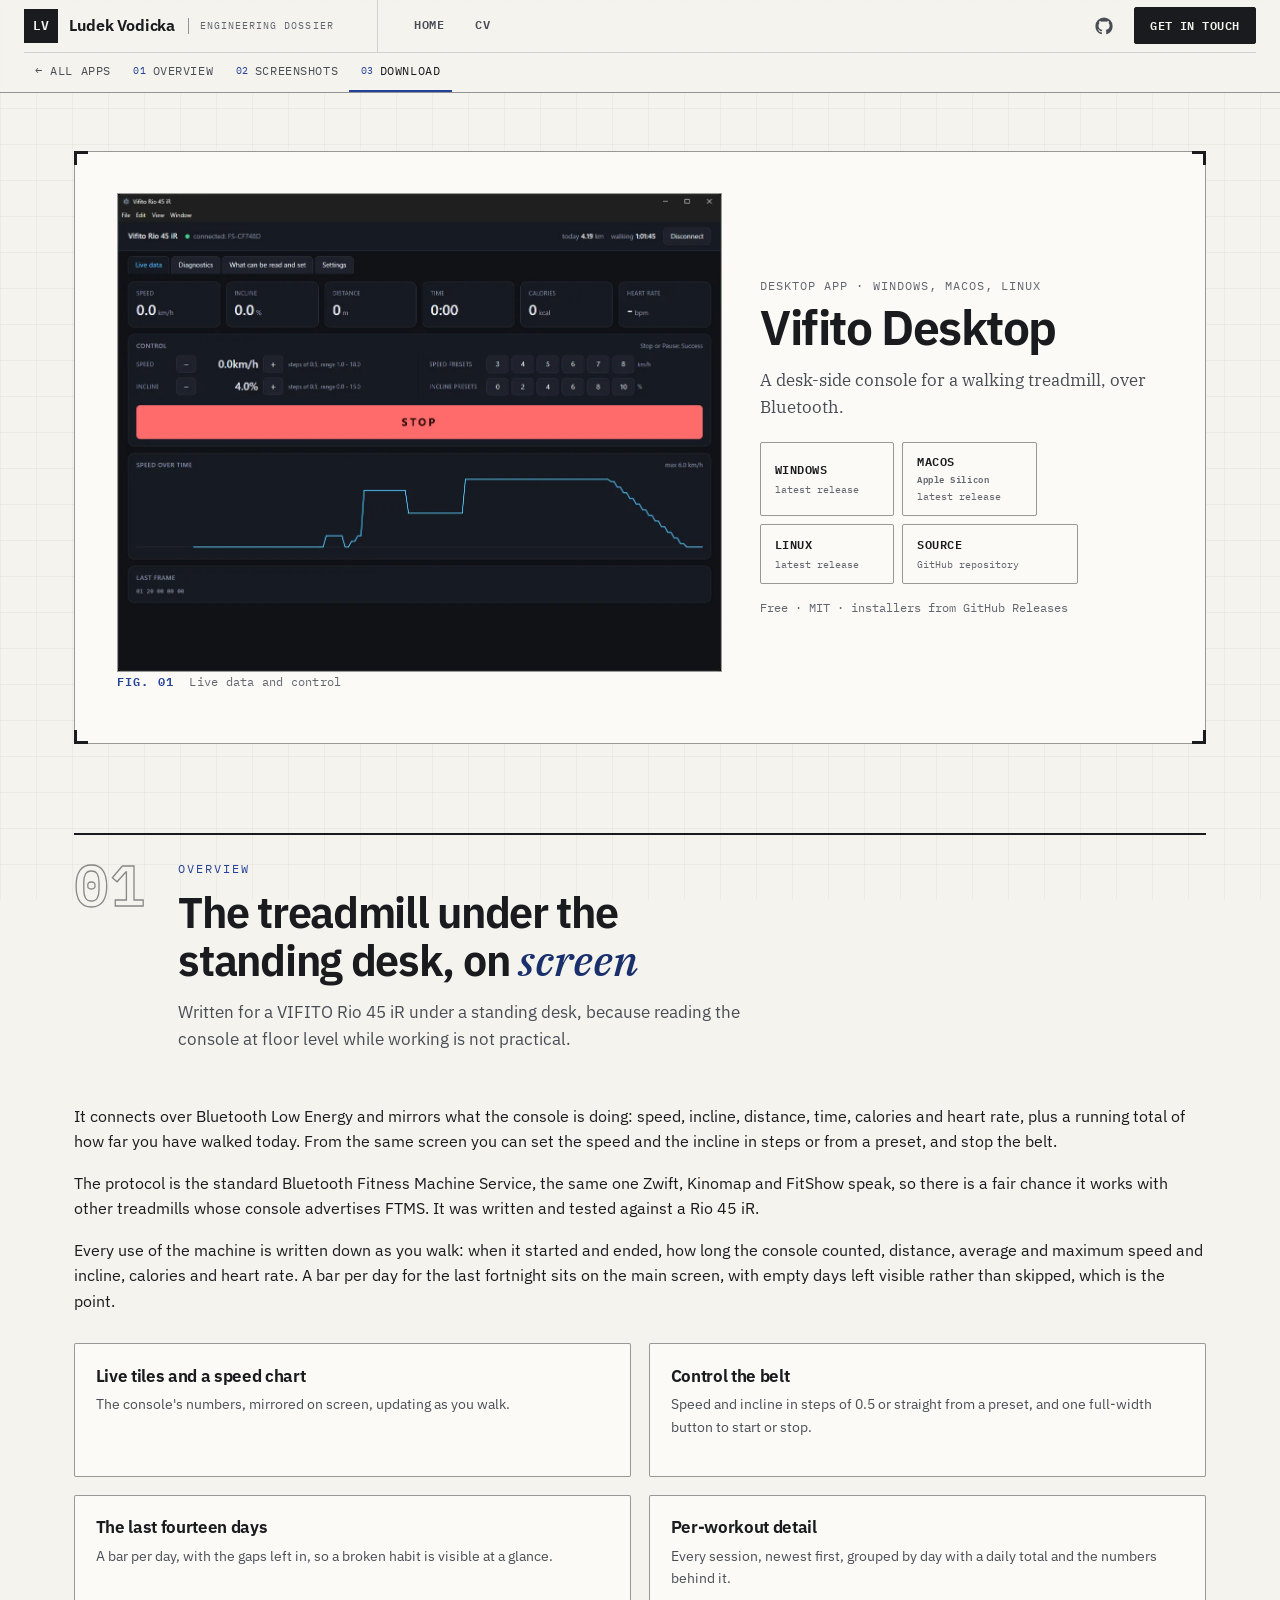
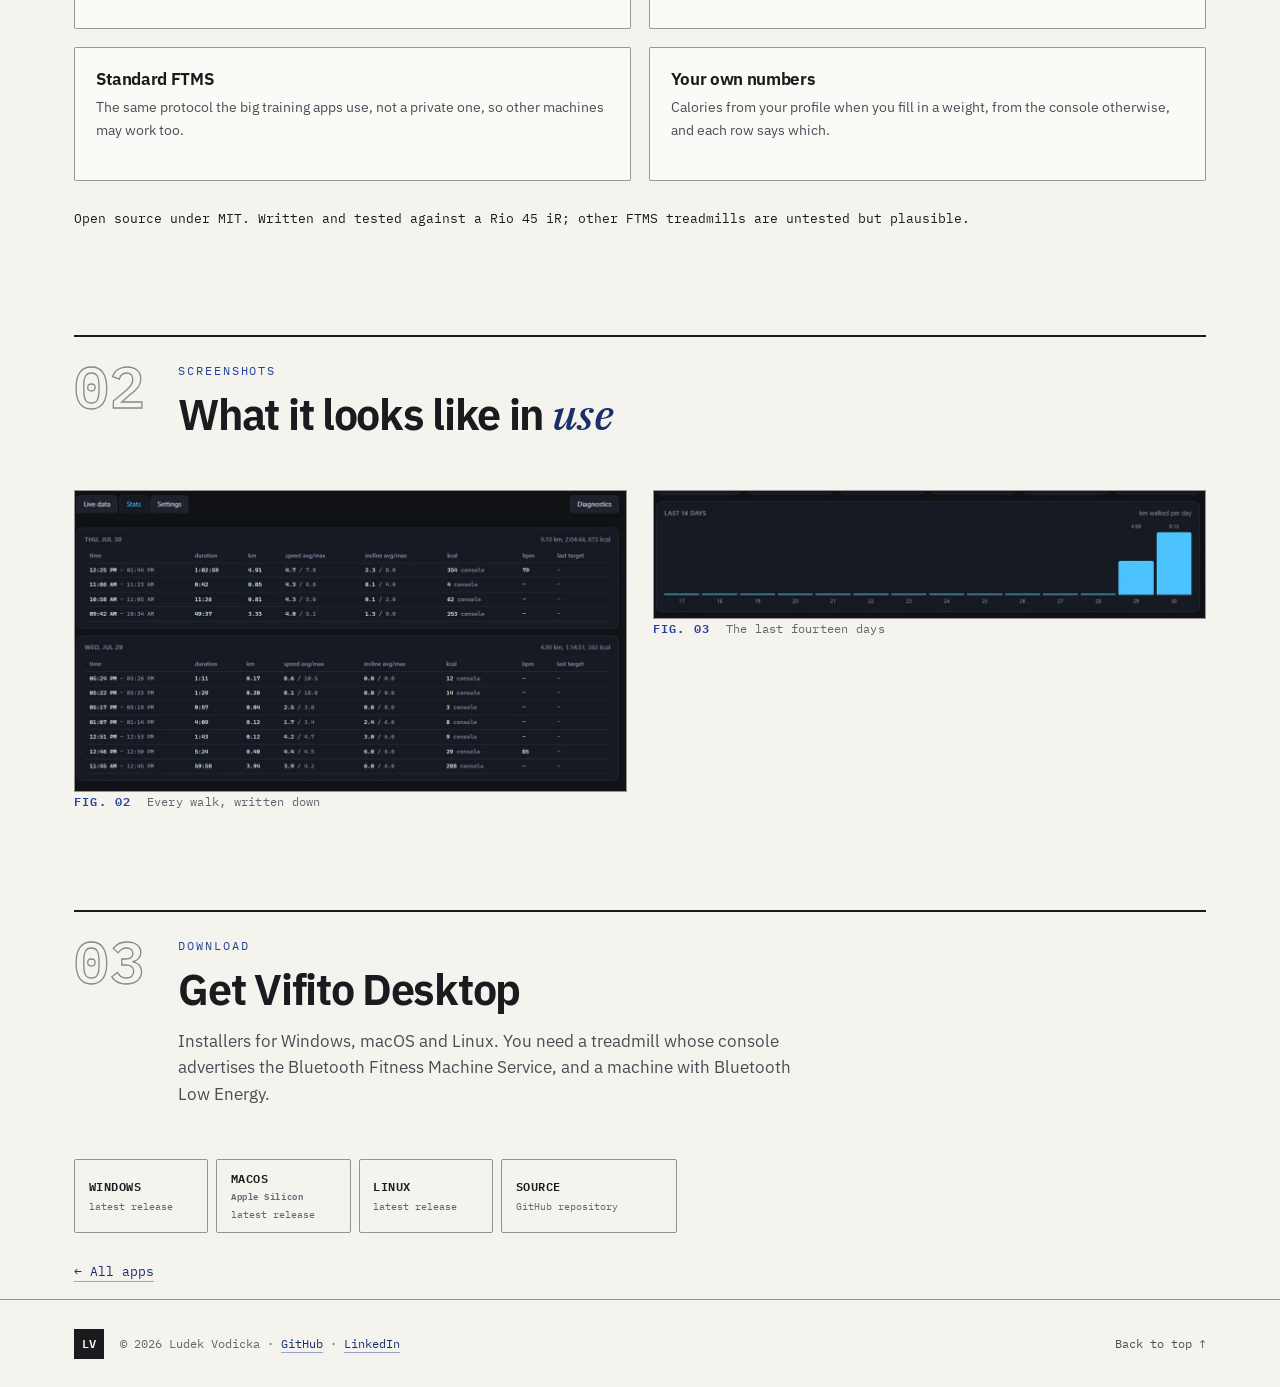
<file: apps/vifito-desktop.html>
<!DOCTYPE html>
<html lang="en">
<head>
  <meta charset="UTF-8" />
  <meta name="viewport" content="width=device-width, initial-scale=1.0" />
  <title>Vifito Desktop · a desk-side console for a walking treadmill · Ludek Vodicka</title>
  <meta name="description" content="Vifito Desktop connects to a VIFITO Rio 45 iR walking treadmill over Bluetooth and shows speed, incline, distance, time, calories and heart rate, with control of the belt and a history of every walk. Speaks standard FTMS." />
  <meta property="og:title" content="Vifito Desktop · a desk-side console for a walking treadmill" />
  <meta property="og:description" content="Live data and control for a VIFITO Rio 45 iR over Bluetooth, a fourteen-day chart and per-workout stats. Standard Fitness Machine Service, so other treadmills have a fair chance too." />
  <meta property="og:type" content="website" />
  <meta property="og:url" content="https://ludekvodicka.github.io/apps/vifito-desktop.html" />
  <meta property="og:image" content="https://ludekvodicka.github.io/assets/img/apps/vifito-desktop/og.jpg" />
  <meta property="og:image:width" content="1200" />
  <meta property="og:image:height" content="630" />
  <meta property="og:image:alt" content="Vifito Desktop showing live treadmill data with the control panel" />
  <meta name="twitter:card" content="summary_large_image" />
  <link rel="canonical" href="https://ludekvodicka.github.io/apps/vifito-desktop.html" />

  <link rel="preconnect" href="https://fonts.googleapis.com" />
  <link rel="preconnect" href="https://fonts.gstatic.com" crossorigin />
  <link href="https://fonts.googleapis.com/css2?family=IBM+Plex+Mono:wght@400;500;600&family=IBM+Plex+Sans:wght@400;500;600;700&family=IBM+Plex+Serif:ital,wght@0,400;1,400;1,500&display=swap" rel="stylesheet" />

  <link rel="icon" href="data:image/svg+xml,%3Csvg xmlns='http://www.w3.org/2000/svg' viewBox='0 0 100 100'%3E%3Crect width='100' height='100' fill='%23f5f3ee'/%3E%3Crect x='7' y='7' width='86' height='86' fill='none' stroke='%23191b1f' stroke-width='6'/%3E%3Ctext x='50' y='68' font-family='monospace' font-size='44' font-weight='700' text-anchor='middle' fill='%23244297'%3ELV%3C/text%3E%3C/svg%3E" />

  <script type="application/ld+json">
  {
    "@context": "https://schema.org",
    "@type": "SoftwareApplication",
    "name": "Vifito Desktop",
    "operatingSystem": "Windows, macOS, Linux",
    "applicationCategory": "DeveloperApplication",
    "url": "https://ludekvodicka.github.io/apps/vifito-desktop.html",
    "downloadUrl": "https://github.com/ludekvodicka/VifitoDesktop/releases",
    "license": "https://opensource.org/licenses/MIT",
    "author": { "@type": "Person", "name": "Ludek Vodicka" }
  }
  </script>

  <link rel="stylesheet" href="/assets/css/styles.css" />

  <script async data-id="101509832" src="//static.getclicky.com/js"></script>
</head>
<body data-page="app">
  <!-- SHARED SHELL: keep in sync across index.html / cv.html / apps/*.html.
       Per-page differences: the tab carrying aria-current, the .topnav items,
       the topbar CTA target, and body[data-page]. Everything else verbatim. -->
  <noscript>
    <div class="noscript">
      <p><strong>This page renders its content with JavaScript</strong>, which is switched off in your
      browser, so most of it is not visible. My work history and contact details are on
      <a href="https://www.linkedin.com/in/ludekvodicka/">LinkedIn</a>, my code is on
      <a href="https://github.com/ludekvodicka">GitHub</a>, and you can reach me at
      <a href="mailto:ludek.vodicka@gmail.com">ludek.vodicka@gmail.com</a>.</p>
    </div>
  </noscript>
  <a class="skiplink" href="#top">Skip to content</a>
  <div class="progress" id="progress" aria-hidden="true"></div>

  <!-- ===================== MASTHEAD / NAV ===================== -->
  <header class="topbar" id="topbar">
    <div class="topbar__inner">
      <a href="/index.html" class="brand" aria-label="Home">
        <span class="brand__mark">LV</span>
        <span class="brand__name">Ludek Vodicka</span>
        <span class="brand__doc">engineering dossier</span>
      </a>
      <nav class="tabnav" aria-label="Site">
        <a href="/index.html">Home</a>
        <a href="/cv.html">CV</a>
      </nav>
      <div class="topbar__side">
        <a href="https://github.com/ludekvodicka" class="topbar__gh" target="_blank" rel="noopener" aria-label="GitHub (opens in a new tab)">
          <svg viewBox="0 0 24 24" width="18" height="18" fill="currentColor" aria-hidden="true"><path d="M12 .5A11.5 11.5 0 0 0 .5 12a11.5 11.5 0 0 0 7.86 10.92c.58.1.79-.25.79-.56 0-.28-.01-1.02-.02-2-3.19.7-3.87-1.54-3.87-1.54-.52-1.33-1.28-1.68-1.28-1.68-1.05-.72.08-.7.08-.7 1.16.08 1.77 1.19 1.77 1.19 1.03 1.77 2.7 1.26 3.36.96.1-.75.4-1.26.73-1.55-2.55-.29-5.23-1.28-5.23-5.69 0-1.26.45-2.28 1.19-3.09-.12-.29-.52-1.46.11-3.05 0 0 .97-.31 3.18 1.18a11 11 0 0 1 5.8 0c2.2-1.49 3.17-1.18 3.17-1.18.63 1.59.23 2.76.12 3.05.74.81 1.18 1.83 1.18 3.09 0 4.42-2.69 5.39-5.25 5.68.41.36.78 1.06.78 2.14 0 1.55-.01 2.8-.01 3.18 0 .31.2.67.8.55A11.5 11.5 0 0 0 23.5 12 11.5 11.5 0 0 0 12 .5z"/></svg>
        </a>
        <a href="/index.html#contact" class="btn btn--ink btn--sm topbar__cta">Get in touch</a>
      </div>
      <nav class="topnav" aria-label="Sections">
        <a href="/index.html#apps">← All apps</a>
        <a href="#overview"><i>01</i>Overview</a>
        <a href="#shots"><i>02</i>Screenshots</a>
        <a href="#download"><i>03</i>Download</a>
      </nav>
    </div>
  </header>
  <!-- END SHARED SHELL -->

  <main id="top">
    <section class="apphero">
      <div class="sheet apphero__sheet">
        <span class="sheet__corner sheet__corner--tl" aria-hidden="true"></span>
        <span class="sheet__corner sheet__corner--tr" aria-hidden="true"></span>
        <span class="sheet__corner sheet__corner--bl" aria-hidden="true"></span>
        <span class="sheet__corner sheet__corner--br" aria-hidden="true"></span>
        <figure class="apphero__media">
          <img src="/assets/img/apps/vifito-desktop/hero.webp" width="1247" height="986"
               alt="Vifito Desktop showing live treadmill data with the control panel"
               fetchpriority="high" decoding="async" />
          <figcaption class="figure__cap"><span class="figure__no">Fig. 01</span> Live data and control</figcaption>
        </figure>
        <div class="apphero__body">
          <p class="apphero__kind">Desktop app · Windows, macOS, Linux</p>
          <h1 class="apphero__name">Vifito Desktop</h1>
          <p class="apphero__tagline">A desk-side console for a walking treadmill, over Bluetooth.</p>
          <div class="app-actions" data-app-actions="Vifito Desktop">
            <a class="dl-btn dl-btn--single" href="https://github.com/ludekvodicka/VifitoDesktop/releases" target="_blank" rel="noopener">
              <span class="dl-btn__plat">Download</span>
              <span class="dl-btn__meta">latest release</span>
            </a>
          </div>
          <p class="apphero__meta">Free · MIT · installers from GitHub Releases</p>
        </div>
      </div>
    </section>

    <section class="section" id="overview">
      <header class="section__head">
        <span class="section__no" aria-hidden="true">01</span>
        <div class="section__headbody">
          <p class="section__kicker">Overview</p>
          <h2 class="section__title">The treadmill under the standing desk, on <em>screen</em></h2>
          <p class="section__sub">
            Written for a VIFITO Rio 45 iR under a standing desk, because reading the console at floor level while working is not practical.
          </p>
        </div>
      </header>

      <p>It connects over Bluetooth Low Energy and mirrors what the console is doing: speed, incline, distance, time, calories and heart rate, plus a running total of how far you have walked today. From the same screen you can set the speed and the incline in steps or from a preset, and stop the belt.</p>

      <p>The protocol is the standard Bluetooth Fitness Machine Service, the same one Zwift, Kinomap and FitShow speak, so there is a fair chance it works with other treadmills whose console advertises FTMS. It was written and tested against a Rio 45 iR.</p>

      <p>Every use of the machine is written down as you walk: when it started and ended, how long the console counted, distance, average and maximum speed and incline, calories and heart rate. A bar per day for the last fortnight sits on the main screen, with empty days left visible rather than skipped, which is the point.</p>

      <div class="appfeat">
        <article class="sec-card">
          <h3>Live tiles and a speed chart</h3>
          <p>The console's numbers, mirrored on screen, updating as you walk.</p>
        </article>
        <article class="sec-card">
          <h3>Control the belt</h3>
          <p>Speed and incline in steps of 0.5 or straight from a preset, and one full-width button to start or stop.</p>
        </article>
        <article class="sec-card">
          <h3>The last fourteen days</h3>
          <p>A bar per day, with the gaps left in, so a broken habit is visible at a glance.</p>
        </article>
        <article class="sec-card">
          <h3>Per-workout detail</h3>
          <p>Every session, newest first, grouped by day with a daily total and the numbers behind it.</p>
        </article>
        <article class="sec-card">
          <h3>Standard FTMS</h3>
          <p>The same protocol the big training apps use, not a private one, so other machines may work too.</p>
        </article>
        <article class="sec-card">
          <h3>Your own numbers</h3>
          <p>Calories from your profile when you fill in a weight, from the console otherwise, and each row says which.</p>
        </article>
      </div>

      <p class="appfoot">Open source under MIT. Written and tested against a Rio 45 iR; other FTMS treadmills are untested but plausible.</p>
    </section>

    <section class="section" id="shots">
      <header class="section__head">
        <span class="section__no" aria-hidden="true">02</span>
        <div class="section__headbody">
          <p class="section__kicker">Screenshots</p>
          <h2 class="section__title">What it looks like in <em>use</em></h2>
        </div>
      </header>
      <div class="appshots__grid">
        <figure>
          <a href="/assets/img/apps/vifito-desktop/shot-1.webp"><img src="/assets/img/apps/vifito-desktop/shot-1.webp" width="1120" height="610" alt="The stats tab listing every workout with its numbers" loading="lazy" decoding="async" /></a>
          <figcaption class="figure__cap"><span class="figure__no">Fig. 02</span> Every walk, written down</figcaption>
        </figure>
        <figure>
          <a href="/assets/img/apps/vifito-desktop/shot-2.webp"><img src="/assets/img/apps/vifito-desktop/shot-2.webp" width="1120" height="258" alt="A bar chart of the last fourteen days of walking" loading="lazy" decoding="async" /></a>
          <figcaption class="figure__cap"><span class="figure__no">Fig. 03</span> The last fourteen days</figcaption>
        </figure>
      </div>
    </section>

    <section class="section" id="download">
      <header class="section__head">
        <span class="section__no" aria-hidden="true">03</span>
        <div class="section__headbody">
          <p class="section__kicker">Download</p>
          <h2 class="section__title">Get Vifito Desktop</h2>
          <p class="section__sub">
            Installers for Windows, macOS and Linux. You need a treadmill whose console advertises the Bluetooth Fitness Machine Service, and a machine with Bluetooth Low Energy.
          </p>
        </div>
      </header>
      <div class="app-actions" data-app-actions="Vifito Desktop">
            <a class="dl-btn dl-btn--single" href="https://github.com/ludekvodicka/VifitoDesktop/releases" target="_blank" rel="noopener">
              <span class="dl-btn__plat">Download</span>
              <span class="dl-btn__meta">latest release</span>
            </a>
      </div>
      <p class="appfoot"><a class="ilink" href="/index.html#apps">← All apps</a></p>
    </section>
  </main>

  <!-- SHARED SHELL: footer -->
  <footer class="footer">
    <div class="footer__inner">
      <span class="footer__mark">LV</span>
      <p>© <span id="year"></span> Ludek Vodicka · <a href="https://github.com/ludekvodicka" class="ilink" target="_blank" rel="noopener">GitHub</a> · <a href="https://www.linkedin.com/in/ludekvodicka/" class="ilink" target="_blank" rel="noopener">LinkedIn</a></p>
      <a href="#top" class="footer__top">Back to top ↑</a>
    </div>
  </footer>
  <!-- END SHARED SHELL -->

  <script defer src="/assets/js/data.js"></script>
  <script defer src="/assets/js/main.js"></script>
</body>
</html>
</file>
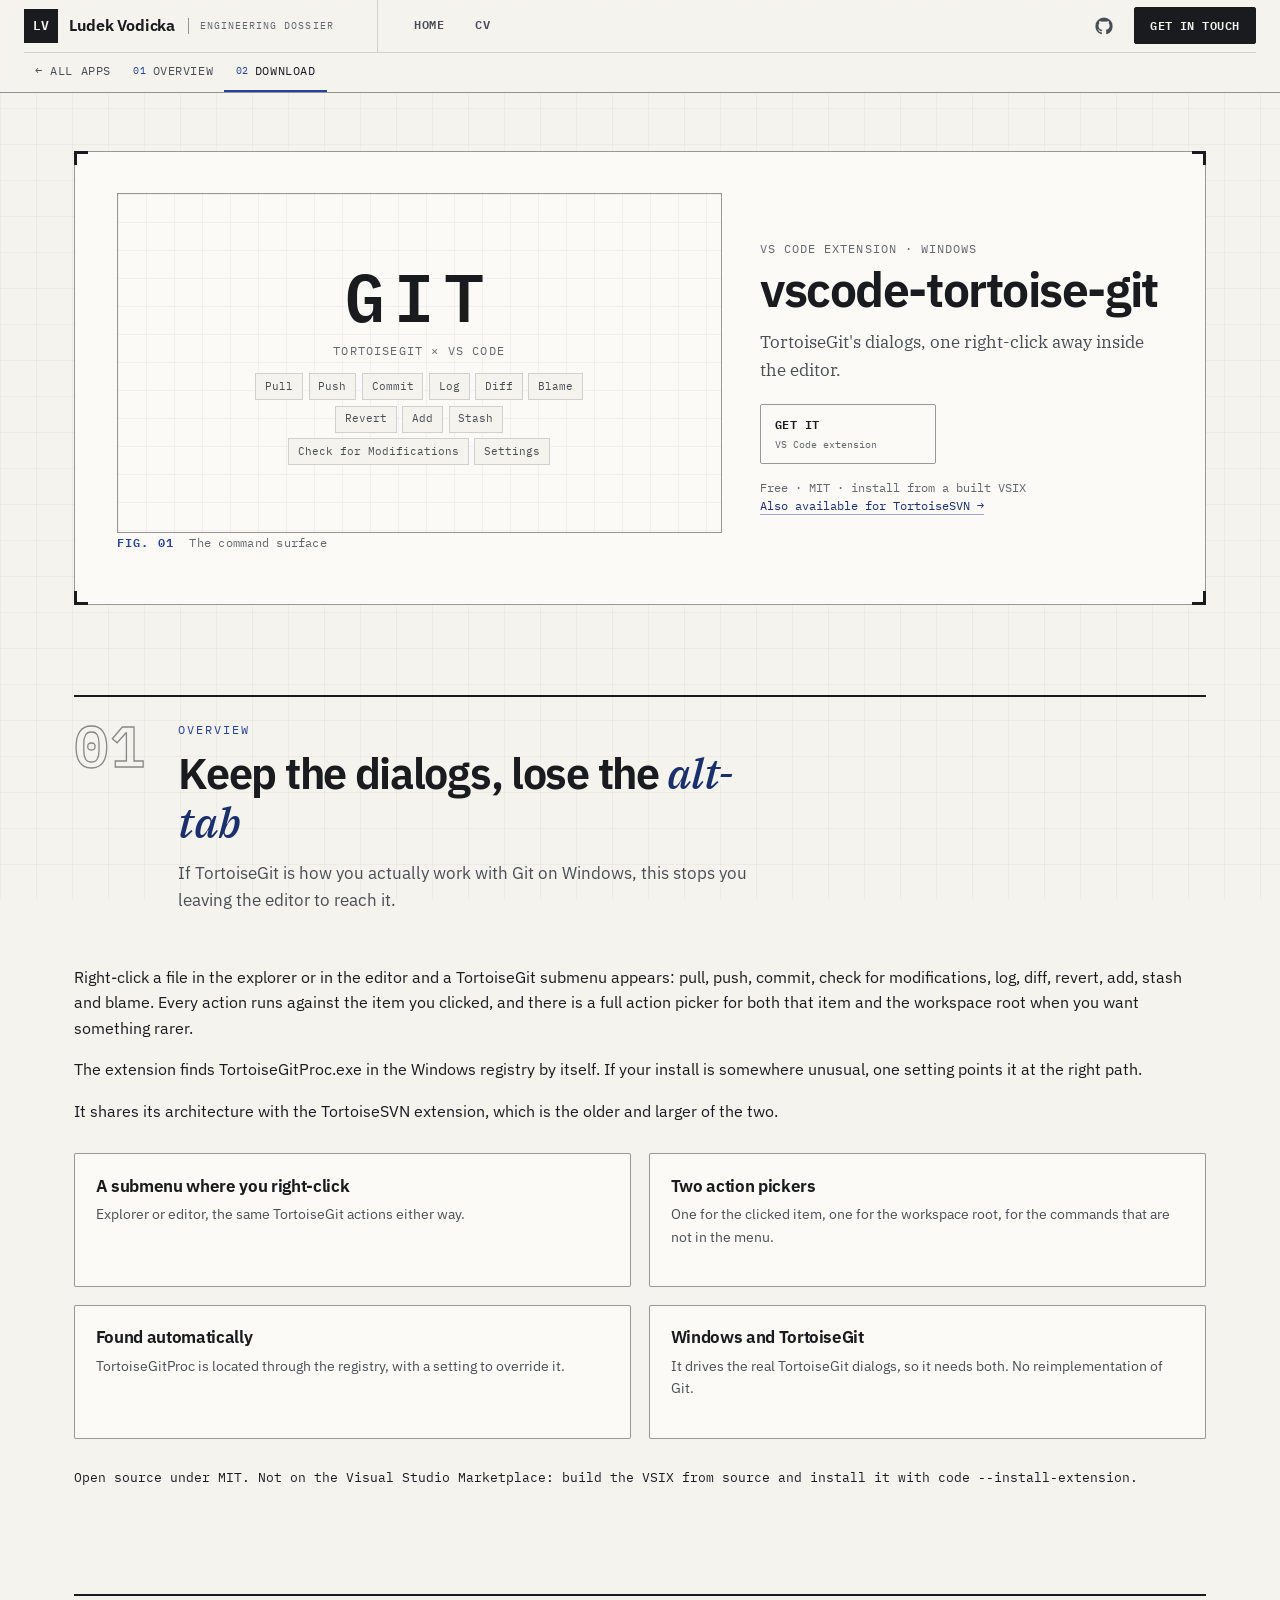
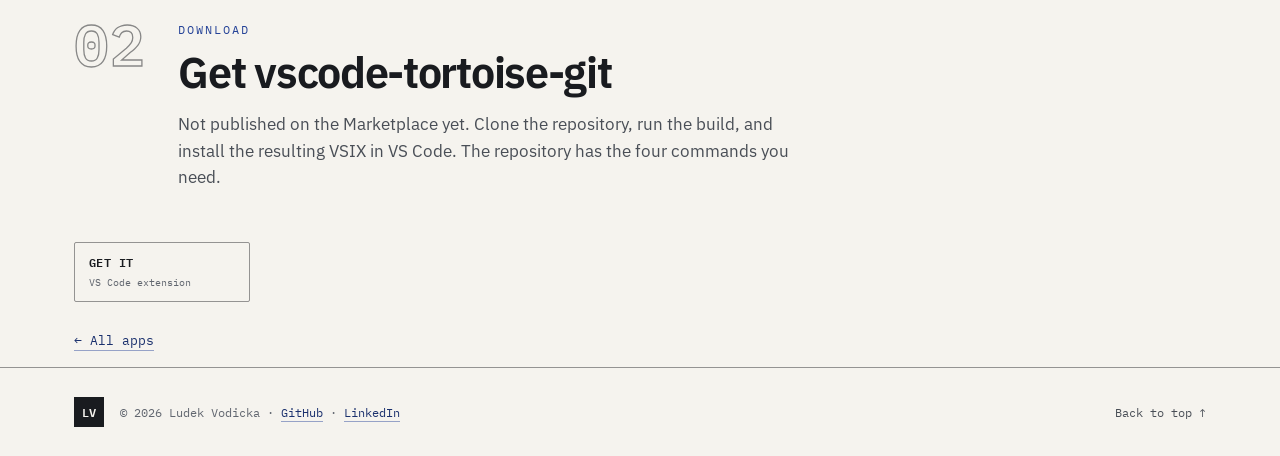
<file: apps/vscode-tortoise-git.html>
<!DOCTYPE html>
<html lang="en">
<head>
  <meta charset="UTF-8" />
  <meta name="viewport" content="width=device-width, initial-scale=1.0" />
  <title>TortoiseGit for VS Code · the dialogs you already know, one right-click away · Ludek Vodicka</title>
  <meta name="description" content="A VS Code extension that puts TortoiseGit's commit, log, blame, diff and the rest into the editor's right-click menu on Windows, with the install found automatically in the registry." />
  <meta property="og:title" content="TortoiseGit for VS Code · one right-click away" />
  <meta property="og:description" content="Commit, log, blame, diff, pull, push and revert through TortoiseGit without leaving VS Code. Windows only, install detected from the registry." />
  <meta property="og:type" content="website" />
  <meta property="og:url" content="https://ludekvodicka.github.io/apps/vscode-tortoise-git.html" />
  <meta property="og:image" content="https://ludekvodicka.github.io/assets/img/og-cover.png" />
  <meta property="og:image:width" content="1200" />
  <meta property="og:image:height" content="630" />
  <meta property="og:image:alt" content="Ludek Vodicka, senior engineer open to contract work. TypeScript, Solidity, Web3, deep C++ roots." />
  <meta name="twitter:card" content="summary_large_image" />
  <link rel="canonical" href="https://ludekvodicka.github.io/apps/vscode-tortoise-git.html" />

  <link rel="preconnect" href="https://fonts.googleapis.com" />
  <link rel="preconnect" href="https://fonts.gstatic.com" crossorigin />
  <link href="https://fonts.googleapis.com/css2?family=IBM+Plex+Mono:wght@400;500;600&family=IBM+Plex+Sans:wght@400;500;600;700&family=IBM+Plex+Serif:ital,wght@0,400;1,400;1,500&display=swap" rel="stylesheet" />

  <link rel="icon" href="data:image/svg+xml,%3Csvg xmlns='http://www.w3.org/2000/svg' viewBox='0 0 100 100'%3E%3Crect width='100' height='100' fill='%23f5f3ee'/%3E%3Crect x='7' y='7' width='86' height='86' fill='none' stroke='%23191b1f' stroke-width='6'/%3E%3Ctext x='50' y='68' font-family='monospace' font-size='44' font-weight='700' text-anchor='middle' fill='%23244297'%3ELV%3C/text%3E%3C/svg%3E" />

  <script type="application/ld+json">
  {
    "@context": "https://schema.org",
    "@type": "SoftwareApplication",
    "name": "vscode-tortoise-git",
    "operatingSystem": "Windows",
    "applicationCategory": "DeveloperApplication",
    "url": "https://ludekvodicka.github.io/apps/vscode-tortoise-git.html",
    "downloadUrl": "https://github.com/ludekvodicka/vscode-tortoise-git",
    "license": "https://opensource.org/licenses/MIT",
    "author": { "@type": "Person", "name": "Ludek Vodicka" }
  }
  </script>

  <link rel="stylesheet" href="/assets/css/styles.css" />

  <script async data-id="101509832" src="//static.getclicky.com/js"></script>
</head>
<body data-page="app">
  <!-- SHARED SHELL: keep in sync across index.html / cv.html / apps/*.html.
       Per-page differences: the tab carrying aria-current, the .topnav items,
       the topbar CTA target, and body[data-page]. Everything else verbatim. -->
  <noscript>
    <div class="noscript">
      <p><strong>This page renders its content with JavaScript</strong>, which is switched off in your
      browser, so most of it is not visible. My work history and contact details are on
      <a href="https://www.linkedin.com/in/ludekvodicka/">LinkedIn</a>, my code is on
      <a href="https://github.com/ludekvodicka">GitHub</a>, and you can reach me at
      <a href="mailto:ludek.vodicka@gmail.com">ludek.vodicka@gmail.com</a>.</p>
    </div>
  </noscript>
  <a class="skiplink" href="#top">Skip to content</a>
  <div class="progress" id="progress" aria-hidden="true"></div>

  <!-- ===================== MASTHEAD / NAV ===================== -->
  <header class="topbar" id="topbar">
    <div class="topbar__inner">
      <a href="/index.html" class="brand" aria-label="Home">
        <span class="brand__mark">LV</span>
        <span class="brand__name">Ludek Vodicka</span>
        <span class="brand__doc">engineering dossier</span>
      </a>
      <nav class="tabnav" aria-label="Site">
        <a href="/index.html">Home</a>
        <a href="/cv.html">CV</a>
      </nav>
      <div class="topbar__side">
        <a href="https://github.com/ludekvodicka" class="topbar__gh" target="_blank" rel="noopener" aria-label="GitHub (opens in a new tab)">
          <svg viewBox="0 0 24 24" width="18" height="18" fill="currentColor" aria-hidden="true"><path d="M12 .5A11.5 11.5 0 0 0 .5 12a11.5 11.5 0 0 0 7.86 10.92c.58.1.79-.25.79-.56 0-.28-.01-1.02-.02-2-3.19.7-3.87-1.54-3.87-1.54-.52-1.33-1.28-1.68-1.28-1.68-1.05-.72.08-.7.08-.7 1.16.08 1.77 1.19 1.77 1.19 1.03 1.77 2.7 1.26 3.36.96.1-.75.4-1.26.73-1.55-2.55-.29-5.23-1.28-5.23-5.69 0-1.26.45-2.28 1.19-3.09-.12-.29-.52-1.46.11-3.05 0 0 .97-.31 3.18 1.18a11 11 0 0 1 5.8 0c2.2-1.49 3.17-1.18 3.17-1.18.63 1.59.23 2.76.12 3.05.74.81 1.18 1.83 1.18 3.09 0 4.42-2.69 5.39-5.25 5.68.41.36.78 1.06.78 2.14 0 1.55-.01 2.8-.01 3.18 0 .31.2.67.8.55A11.5 11.5 0 0 0 23.5 12 11.5 11.5 0 0 0 12 .5z"/></svg>
        </a>
        <a href="/index.html#contact" class="btn btn--ink btn--sm topbar__cta">Get in touch</a>
      </div>
      <nav class="topnav" aria-label="Sections">
        <a href="/index.html#apps">← All apps</a>
        <a href="#overview"><i>01</i>Overview</a>
        <a href="#download"><i>02</i>Download</a>
      </nav>
    </div>
  </header>
  <!-- END SHARED SHELL -->

  <main id="top">
    <section class="apphero">
      <div class="sheet apphero__sheet">
        <span class="sheet__corner sheet__corner--tl" aria-hidden="true"></span>
        <span class="sheet__corner sheet__corner--tr" aria-hidden="true"></span>
        <span class="sheet__corner sheet__corner--bl" aria-hidden="true"></span>
        <span class="sheet__corner sheet__corner--br" aria-hidden="true"></span>
        <figure class="apphero__media">
          <div class="specpanel">
            <span class="specpanel__mark">GIT</span>
            <span class="specpanel__sub">TortoiseGit × VS Code</span>
            <ul class="specpanel__list"><li>Pull</li><li>Push</li><li>Commit</li><li>Log</li><li>Diff</li><li>Blame</li><li>Revert</li><li>Add</li><li>Stash</li><li>Check for Modifications</li><li>Settings</li></ul>
          </div>
          <figcaption class="figure__cap"><span class="figure__no">Fig. 01</span> The command surface</figcaption>
        </figure>
        <div class="apphero__body">
          <p class="apphero__kind">VS Code extension · Windows</p>
          <h1 class="apphero__name">vscode-tortoise-git</h1>
          <p class="apphero__tagline">TortoiseGit's dialogs, one right-click away inside the editor.</p>
          <div class="app-actions" data-app-actions="vscode-tortoise-git">
            <a class="dl-btn dl-btn--single" href="https://github.com/ludekvodicka/vscode-tortoise-git" target="_blank" rel="noopener">
              <span class="dl-btn__plat">Get it</span>
              <span class="dl-btn__meta">VS Code extension</span>
            </a>
          </div>
          <p class="apphero__meta">Free · MIT · install from a built VSIX</p>
          <p class="apphero__meta"><a class="ilink" href="/apps/vscode-tortoise-svn.html">Also available for TortoiseSVN →</a></p>
        </div>
      </div>
    </section>

    <section class="section" id="overview">
      <header class="section__head">
        <span class="section__no" aria-hidden="true">01</span>
        <div class="section__headbody">
          <p class="section__kicker">Overview</p>
          <h2 class="section__title">Keep the dialogs, lose the <em>alt-tab</em></h2>
          <p class="section__sub">
            If TortoiseGit is how you actually work with Git on Windows, this stops you leaving the editor to reach it.
          </p>
        </div>
      </header>

      <p>Right-click a file in the explorer or in the editor and a TortoiseGit submenu appears: pull, push, commit, check for modifications, log, diff, revert, add, stash and blame. Every action runs against the item you clicked, and there is a full action picker for both that item and the workspace root when you want something rarer.</p>

      <p>The extension finds TortoiseGitProc.exe in the Windows registry by itself. If your install is somewhere unusual, one setting points it at the right path.</p>

      <p>It shares its architecture with the TortoiseSVN extension, which is the older and larger of the two.</p>

      <div class="appfeat">
        <article class="sec-card">
          <h3>A submenu where you right-click</h3>
          <p>Explorer or editor, the same TortoiseGit actions either way.</p>
        </article>
        <article class="sec-card">
          <h3>Two action pickers</h3>
          <p>One for the clicked item, one for the workspace root, for the commands that are not in the menu.</p>
        </article>
        <article class="sec-card">
          <h3>Found automatically</h3>
          <p>TortoiseGitProc is located through the registry, with a setting to override it.</p>
        </article>
        <article class="sec-card">
          <h3>Windows and TortoiseGit</h3>
          <p>It drives the real TortoiseGit dialogs, so it needs both. No reimplementation of Git.</p>
        </article>
      </div>

      <p class="appfoot">Open source under MIT. Not on the Visual Studio Marketplace: build the VSIX from source and install it with code --install-extension.</p>
    </section>

    <section class="section" id="download">
      <header class="section__head">
        <span class="section__no" aria-hidden="true">02</span>
        <div class="section__headbody">
          <p class="section__kicker">Download</p>
          <h2 class="section__title">Get vscode-tortoise-git</h2>
          <p class="section__sub">
            Not published on the Marketplace yet. Clone the repository, run the build, and install the resulting VSIX in VS Code. The repository has the four commands you need.
          </p>
        </div>
      </header>
      <div class="app-actions" data-app-actions="vscode-tortoise-git">
            <a class="dl-btn dl-btn--single" href="https://github.com/ludekvodicka/vscode-tortoise-git" target="_blank" rel="noopener">
              <span class="dl-btn__plat">Get it</span>
              <span class="dl-btn__meta">VS Code extension</span>
            </a>
      </div>
      <p class="appfoot"><a class="ilink" href="/index.html#apps">← All apps</a></p>
    </section>
  </main>

  <!-- SHARED SHELL: footer -->
  <footer class="footer">
    <div class="footer__inner">
      <span class="footer__mark">LV</span>
      <p>© <span id="year"></span> Ludek Vodicka · <a href="https://github.com/ludekvodicka" class="ilink" target="_blank" rel="noopener">GitHub</a> · <a href="https://www.linkedin.com/in/ludekvodicka/" class="ilink" target="_blank" rel="noopener">LinkedIn</a></p>
      <a href="#top" class="footer__top">Back to top ↑</a>
    </div>
  </footer>
  <!-- END SHARED SHELL -->

  <script defer src="/assets/js/data.js"></script>
  <script defer src="/assets/js/main.js"></script>
</body>
</html>
</file>
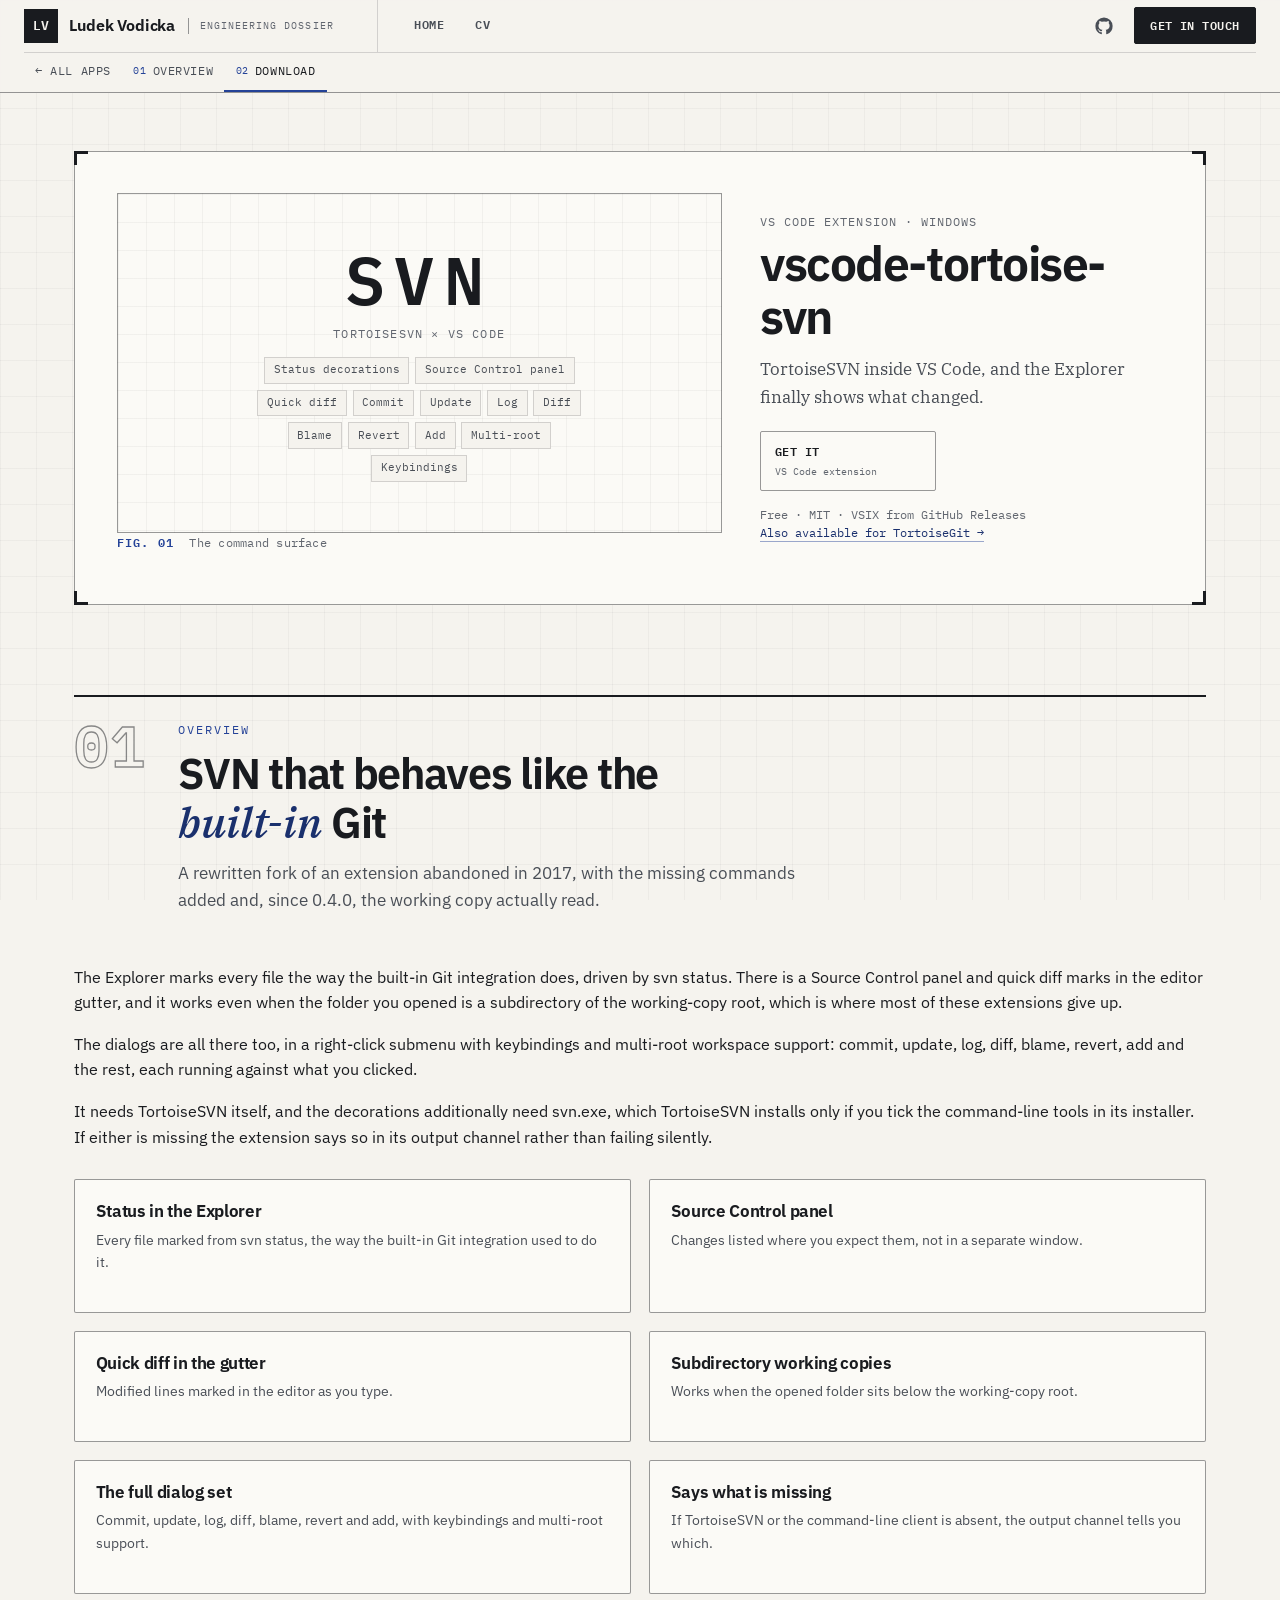
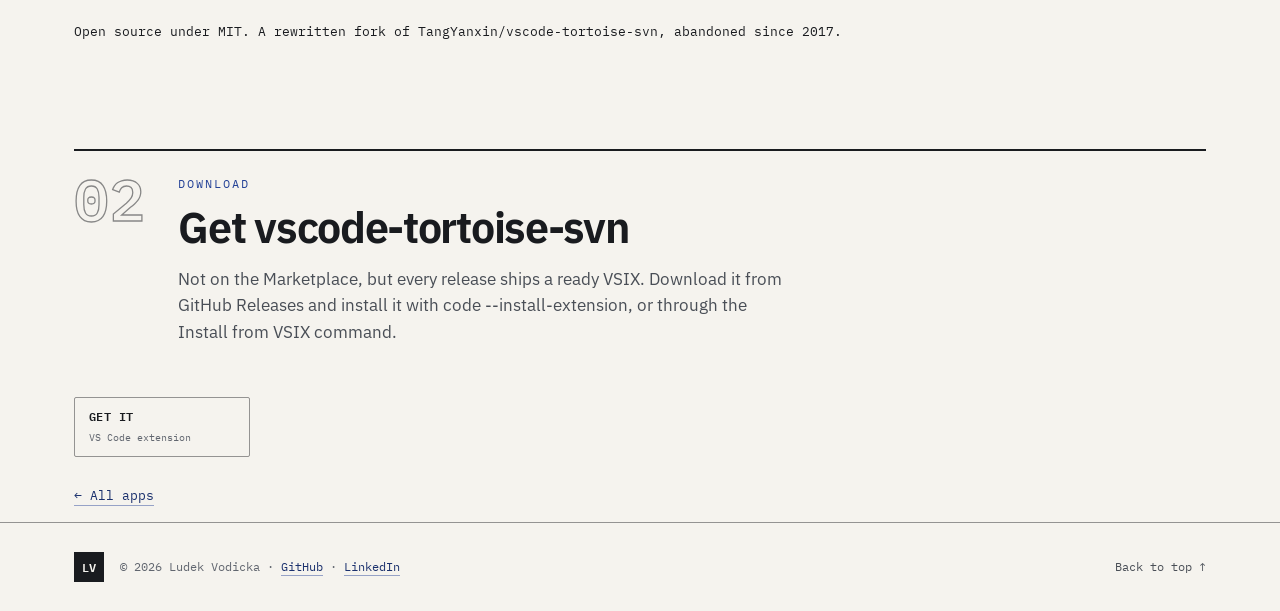
<file: apps/vscode-tortoise-svn.html>
<!DOCTYPE html>
<html lang="en">
<head>
  <meta charset="UTF-8" />
  <meta name="viewport" content="width=device-width, initial-scale=1.0" />
  <title>TortoiseSVN for VS Code · status decorations and the dialogs, inside the editor · Ludek Vodicka</title>
  <meta name="description" content="A VS Code extension that brings TortoiseSVN into the editor on Windows: status decorations in the Explorer, a Source Control panel, quick diff marks in the gutter, and the full context menu of dialogs." />
  <meta property="og:title" content="TortoiseSVN for VS Code · status decorations and the dialogs" />
  <meta property="og:description" content="SVN status in the Explorer, a Source Control panel, gutter diff marks and the TortoiseSVN dialogs, with multi-root workspace support. Windows only." />
  <meta property="og:type" content="website" />
  <meta property="og:url" content="https://ludekvodicka.github.io/apps/vscode-tortoise-svn.html" />
  <meta property="og:image" content="https://ludekvodicka.github.io/assets/img/og-cover.png" />
  <meta property="og:image:width" content="1200" />
  <meta property="og:image:height" content="630" />
  <meta property="og:image:alt" content="Ludek Vodicka, senior engineer open to contract work. TypeScript, Solidity, Web3, deep C++ roots." />
  <meta name="twitter:card" content="summary_large_image" />
  <link rel="canonical" href="https://ludekvodicka.github.io/apps/vscode-tortoise-svn.html" />

  <link rel="preconnect" href="https://fonts.googleapis.com" />
  <link rel="preconnect" href="https://fonts.gstatic.com" crossorigin />
  <link href="https://fonts.googleapis.com/css2?family=IBM+Plex+Mono:wght@400;500;600&family=IBM+Plex+Sans:wght@400;500;600;700&family=IBM+Plex+Serif:ital,wght@0,400;1,400;1,500&display=swap" rel="stylesheet" />

  <link rel="icon" href="data:image/svg+xml,%3Csvg xmlns='http://www.w3.org/2000/svg' viewBox='0 0 100 100'%3E%3Crect width='100' height='100' fill='%23f5f3ee'/%3E%3Crect x='7' y='7' width='86' height='86' fill='none' stroke='%23191b1f' stroke-width='6'/%3E%3Ctext x='50' y='68' font-family='monospace' font-size='44' font-weight='700' text-anchor='middle' fill='%23244297'%3ELV%3C/text%3E%3C/svg%3E" />

  <script type="application/ld+json">
  {
    "@context": "https://schema.org",
    "@type": "SoftwareApplication",
    "name": "vscode-tortoise-svn",
    "operatingSystem": "Windows",
    "applicationCategory": "DeveloperApplication",
    "url": "https://ludekvodicka.github.io/apps/vscode-tortoise-svn.html",
    "downloadUrl": "https://github.com/ludekvodicka/vscode-tortoise-svn/releases",
    "license": "https://opensource.org/licenses/MIT",
    "author": { "@type": "Person", "name": "Ludek Vodicka" }
  }
  </script>

  <link rel="stylesheet" href="/assets/css/styles.css" />

  <script async data-id="101509832" src="//static.getclicky.com/js"></script>
</head>
<body data-page="app">
  <!-- SHARED SHELL: keep in sync across index.html / cv.html / apps/*.html.
       Per-page differences: the tab carrying aria-current, the .topnav items,
       the topbar CTA target, and body[data-page]. Everything else verbatim. -->
  <noscript>
    <div class="noscript">
      <p><strong>This page renders its content with JavaScript</strong>, which is switched off in your
      browser, so most of it is not visible. My work history and contact details are on
      <a href="https://www.linkedin.com/in/ludekvodicka/">LinkedIn</a>, my code is on
      <a href="https://github.com/ludekvodicka">GitHub</a>, and you can reach me at
      <a href="mailto:ludek.vodicka@gmail.com">ludek.vodicka@gmail.com</a>.</p>
    </div>
  </noscript>
  <a class="skiplink" href="#top">Skip to content</a>
  <div class="progress" id="progress" aria-hidden="true"></div>

  <!-- ===================== MASTHEAD / NAV ===================== -->
  <header class="topbar" id="topbar">
    <div class="topbar__inner">
      <a href="/index.html" class="brand" aria-label="Home">
        <span class="brand__mark">LV</span>
        <span class="brand__name">Ludek Vodicka</span>
        <span class="brand__doc">engineering dossier</span>
      </a>
      <nav class="tabnav" aria-label="Site">
        <a href="/index.html">Home</a>
        <a href="/cv.html">CV</a>
      </nav>
      <div class="topbar__side">
        <a href="https://github.com/ludekvodicka" class="topbar__gh" target="_blank" rel="noopener" aria-label="GitHub (opens in a new tab)">
          <svg viewBox="0 0 24 24" width="18" height="18" fill="currentColor" aria-hidden="true"><path d="M12 .5A11.5 11.5 0 0 0 .5 12a11.5 11.5 0 0 0 7.86 10.92c.58.1.79-.25.79-.56 0-.28-.01-1.02-.02-2-3.19.7-3.87-1.54-3.87-1.54-.52-1.33-1.28-1.68-1.28-1.68-1.05-.72.08-.7.08-.7 1.16.08 1.77 1.19 1.77 1.19 1.03 1.77 2.7 1.26 3.36.96.1-.75.4-1.26.73-1.55-2.55-.29-5.23-1.28-5.23-5.69 0-1.26.45-2.28 1.19-3.09-.12-.29-.52-1.46.11-3.05 0 0 .97-.31 3.18 1.18a11 11 0 0 1 5.8 0c2.2-1.49 3.17-1.18 3.17-1.18.63 1.59.23 2.76.12 3.05.74.81 1.18 1.83 1.18 3.09 0 4.42-2.69 5.39-5.25 5.68.41.36.78 1.06.78 2.14 0 1.55-.01 2.8-.01 3.18 0 .31.2.67.8.55A11.5 11.5 0 0 0 23.5 12 11.5 11.5 0 0 0 12 .5z"/></svg>
        </a>
        <a href="/index.html#contact" class="btn btn--ink btn--sm topbar__cta">Get in touch</a>
      </div>
      <nav class="topnav" aria-label="Sections">
        <a href="/index.html#apps">← All apps</a>
        <a href="#overview"><i>01</i>Overview</a>
        <a href="#download"><i>02</i>Download</a>
      </nav>
    </div>
  </header>
  <!-- END SHARED SHELL -->

  <main id="top">
    <section class="apphero">
      <div class="sheet apphero__sheet">
        <span class="sheet__corner sheet__corner--tl" aria-hidden="true"></span>
        <span class="sheet__corner sheet__corner--tr" aria-hidden="true"></span>
        <span class="sheet__corner sheet__corner--bl" aria-hidden="true"></span>
        <span class="sheet__corner sheet__corner--br" aria-hidden="true"></span>
        <figure class="apphero__media">
          <div class="specpanel">
            <span class="specpanel__mark">SVN</span>
            <span class="specpanel__sub">TortoiseSVN × VS Code</span>
            <ul class="specpanel__list"><li>Status decorations</li><li>Source Control panel</li><li>Quick diff</li><li>Commit</li><li>Update</li><li>Log</li><li>Diff</li><li>Blame</li><li>Revert</li><li>Add</li><li>Multi-root</li><li>Keybindings</li></ul>
          </div>
          <figcaption class="figure__cap"><span class="figure__no">Fig. 01</span> The command surface</figcaption>
        </figure>
        <div class="apphero__body">
          <p class="apphero__kind">VS Code extension · Windows</p>
          <h1 class="apphero__name">vscode-tortoise-svn</h1>
          <p class="apphero__tagline">TortoiseSVN inside VS Code, and the Explorer finally shows what changed.</p>
          <div class="app-actions" data-app-actions="vscode-tortoise-svn">
            <a class="dl-btn dl-btn--single" href="https://github.com/ludekvodicka/vscode-tortoise-svn/releases" target="_blank" rel="noopener">
              <span class="dl-btn__plat">Get it</span>
              <span class="dl-btn__meta">VS Code extension</span>
            </a>
          </div>
          <p class="apphero__meta">Free · MIT · VSIX from GitHub Releases</p>
          <p class="apphero__meta"><a class="ilink" href="/apps/vscode-tortoise-git.html">Also available for TortoiseGit →</a></p>
        </div>
      </div>
    </section>

    <section class="section" id="overview">
      <header class="section__head">
        <span class="section__no" aria-hidden="true">01</span>
        <div class="section__headbody">
          <p class="section__kicker">Overview</p>
          <h2 class="section__title">SVN that behaves like the <em>built-in</em> Git</h2>
          <p class="section__sub">
            A rewritten fork of an extension abandoned in 2017, with the missing commands added and, since 0.4.0, the working copy actually read.
          </p>
        </div>
      </header>

      <p>The Explorer marks every file the way the built-in Git integration does, driven by svn status. There is a Source Control panel and quick diff marks in the editor gutter, and it works even when the folder you opened is a subdirectory of the working-copy root, which is where most of these extensions give up.</p>

      <p>The dialogs are all there too, in a right-click submenu with keybindings and multi-root workspace support: commit, update, log, diff, blame, revert, add and the rest, each running against what you clicked.</p>

      <p>It needs TortoiseSVN itself, and the decorations additionally need svn.exe, which TortoiseSVN installs only if you tick the command-line tools in its installer. If either is missing the extension says so in its output channel rather than failing silently.</p>

      <div class="appfeat">
        <article class="sec-card">
          <h3>Status in the Explorer</h3>
          <p>Every file marked from svn status, the way the built-in Git integration used to do it.</p>
        </article>
        <article class="sec-card">
          <h3>Source Control panel</h3>
          <p>Changes listed where you expect them, not in a separate window.</p>
        </article>
        <article class="sec-card">
          <h3>Quick diff in the gutter</h3>
          <p>Modified lines marked in the editor as you type.</p>
        </article>
        <article class="sec-card">
          <h3>Subdirectory working copies</h3>
          <p>Works when the opened folder sits below the working-copy root.</p>
        </article>
        <article class="sec-card">
          <h3>The full dialog set</h3>
          <p>Commit, update, log, diff, blame, revert and add, with keybindings and multi-root support.</p>
        </article>
        <article class="sec-card">
          <h3>Says what is missing</h3>
          <p>If TortoiseSVN or the command-line client is absent, the output channel tells you which.</p>
        </article>
      </div>

      <p class="appfoot">Open source under MIT. A rewritten fork of TangYanxin/vscode-tortoise-svn, abandoned since 2017.</p>
    </section>

    <section class="section" id="download">
      <header class="section__head">
        <span class="section__no" aria-hidden="true">02</span>
        <div class="section__headbody">
          <p class="section__kicker">Download</p>
          <h2 class="section__title">Get vscode-tortoise-svn</h2>
          <p class="section__sub">
            Not on the Marketplace, but every release ships a ready VSIX. Download it from GitHub Releases and install it with code --install-extension, or through the Install from VSIX command.
          </p>
        </div>
      </header>
      <div class="app-actions" data-app-actions="vscode-tortoise-svn">
            <a class="dl-btn dl-btn--single" href="https://github.com/ludekvodicka/vscode-tortoise-svn/releases" target="_blank" rel="noopener">
              <span class="dl-btn__plat">Get it</span>
              <span class="dl-btn__meta">VS Code extension</span>
            </a>
      </div>
      <p class="appfoot"><a class="ilink" href="/index.html#apps">← All apps</a></p>
    </section>
  </main>

  <!-- SHARED SHELL: footer -->
  <footer class="footer">
    <div class="footer__inner">
      <span class="footer__mark">LV</span>
      <p>© <span id="year"></span> Ludek Vodicka · <a href="https://github.com/ludekvodicka" class="ilink" target="_blank" rel="noopener">GitHub</a> · <a href="https://www.linkedin.com/in/ludekvodicka/" class="ilink" target="_blank" rel="noopener">LinkedIn</a></p>
      <a href="#top" class="footer__top">Back to top ↑</a>
    </div>
  </footer>
  <!-- END SHARED SHELL -->

  <script defer src="/assets/js/data.js"></script>
  <script defer src="/assets/js/main.js"></script>
</body>
</html>
</file>
<file: assets/css/styles.css>
/* =========================================================================
   Ludek Vodicka - portfolio
   "Engineering dossier": technical print aesthetic, paper + ink + one accent.
   Accent #244297 on warm paper, 8.23:1. IBM Plex family, hairlines, square
   corners, numbered sections, figure captions.
   ========================================================================= */

:root {
  /* ---- paper tone: warm (default) ---- */
  --paper: #f5f3ee;
  --paper-2: #edeae2;
  --card: #fbfaf6;
  --chip: #1f2126;

  --ink: #191b1f;
  --ink-dim: #494e56;
  --ink-mute: #61666f;

  --line: rgba(25, 27, 31, 0.16);
  --line-strong: rgba(25, 27, 31, 0.44);

  /* ---- accent: #244297 on warm paper, 8.23:1 ---- */
  --accent: #244297;
  --accent-deep: #1a306d;
  --accent-bright: #678cf4;
  --accent-panel: #121b35;

  --accent-soft: color-mix(in srgb, var(--accent) 7%, transparent);
  --accent-line: color-mix(in srgb, var(--accent) 40%, transparent);
  --panel: var(--ink);

  /* communication channels (light-adapted) */
  --ch-user: #b45309;
  --ch-app: #0e7490;
  --ch-data: #047857;
  --ch-chain: #4338ca;
  --ch-ai: #be185d;
  --ch-infra: #64748b;

  /* project category marks */
  --cat-ai: #be185d;
  --cat-web3: #6d28d9;
  --cat-backend: #0e7490;
  --cat-web: #0ea5e9;
  --cat-desktop: #57606e;
  --cat-iot: #047857;
  --cat-tools: #4d7c0f;
  --cat-company: #b45309;

  --maxw: 1180px;
  --ease: cubic-bezier(0.22, 1, 0.36, 1);

  --font-sans: "IBM Plex Sans", system-ui, -apple-system, sans-serif;
  --font-mono: "IBM Plex Mono", ui-monospace, "Cascadia Mono", monospace;
  --font-serif: "IBM Plex Serif", Georgia, serif;
}


*, *::before, *::after { box-sizing: border-box; }
html { scroll-behavior: smooth; -webkit-text-size-adjust: 100%; }
@media (prefers-reduced-motion: reduce) {
  html { scroll-behavior: auto; }
  *, *::before, *::after { animation-duration: 0.001ms !important; animation-iteration-count: 1 !important; transition-duration: 0.001ms !important; }
}
body {
  margin: 0;
  font-family: var(--font-sans);
  color: var(--ink);
  background: var(--paper);
  line-height: 1.6;
  overflow-x: hidden;
  -webkit-font-smoothing: antialiased;
  text-rendering: optimizeLegibility;
}
/* faint millimeter-paper grid across the page */
body::before {
  content: "";
  position: fixed;
  inset: 0;
  z-index: -1;
  pointer-events: none;
  background-image:
    linear-gradient(rgba(25, 27, 31, 0.035) 1px, transparent 1px),
    linear-gradient(90deg, rgba(25, 27, 31, 0.035) 1px, transparent 1px);
  background-size: 36px 36px;
}
h1, h2, h3, h4 { font-family: var(--font-sans); font-weight: 650; line-height: 1.12; margin: 0; letter-spacing: -0.02em; }
p { margin: 0 0 1rem; }
a { color: inherit; text-decoration: none; }
ul, ol { margin: 0; padding: 0; list-style: none; }
::selection { background: color-mix(in srgb, var(--accent) 22%, transparent); }
:focus-visible { outline: 2px solid var(--accent); outline-offset: 3px; }

.ilink { color: var(--accent-deep); border-bottom: 1px solid color-mix(in srgb, var(--accent) 45%, transparent); padding-bottom: 1px; }
.ilink:hover { color: var(--accent); border-bottom-color: var(--accent); }

.skiplink {
  position: fixed; top: -60px; left: 1rem; z-index: 200;
  padding: 0.6rem 1rem; background: var(--ink); color: var(--paper);
  font-family: var(--font-mono); font-size: 0.8rem;
  transition: top 0.2s var(--ease);
}
.skiplink:focus-visible { top: 0.6rem; }

.progress {
  position: fixed; top: 0; left: 0; height: 2px; width: 100%;
  background: var(--accent); transform: scaleX(0); transform-origin: 0 50%;
  z-index: 120;
}

/* ---- buttons ---- */
.btn {
  --py: 0.72rem; --px: 1.25rem;
  display: inline-flex; align-items: center; gap: 0.55rem;
  padding: var(--py) var(--px);
  border-radius: 2px;
  font-family: var(--font-mono); font-weight: 600; font-size: 0.82rem;
  letter-spacing: 0.04em; text-transform: uppercase;
  cursor: pointer; border: 1px solid transparent; white-space: nowrap;
  transition: transform 0.2s var(--ease), box-shadow 0.2s var(--ease), background 0.2s, color 0.2s, border-color 0.2s;
}
.btn svg { flex: none; transition: transform 0.2s var(--ease); }
.btn--accent { background: var(--accent); color: #fff; border-color: var(--accent); }
.btn--accent:hover { transform: translate(-2px, -2px); box-shadow: 4px 4px 0 rgba(25, 27, 31, 0.85); }
.btn--accent:hover svg { transform: translateX(3px); }
.btn--line { background: transparent; color: var(--ink); border-color: var(--line-strong); }
.btn--line:hover { transform: translate(-2px, -2px); box-shadow: 4px 4px 0 rgba(25, 27, 31, 0.16); border-color: var(--ink); }
.btn--ink { background: var(--ink); color: var(--paper); border-color: var(--ink); }
.btn--ink:hover { background: var(--accent); border-color: var(--accent); color: #fff; }
.btn--paper { background: var(--paper); color: var(--ink); border-color: var(--paper); }
.btn--paper:hover { transform: translate(-2px, -2px); box-shadow: 4px 4px 0 color-mix(in srgb, var(--accent-bright) 55%, transparent); }
.btn--paperline { background: transparent; color: var(--paper); border-color: color-mix(in srgb, var(--paper) 45%, transparent); }
.btn--paperline:hover { border-color: var(--paper); background: color-mix(in srgb, var(--paper) 8%, transparent); }
.btn--sm { --py: 0.5rem; --px: 0.95rem; font-size: 0.74rem; }
.btn--lg { --py: 0.85rem; --px: 1.5rem; font-size: 0.86rem; }

/* =========================================================================
   TOPBAR
   ========================================================================= */
.topbar {
  position: sticky; top: 0; z-index: 90;
  background: color-mix(in srgb, var(--paper) 94%, transparent);
  border-bottom: 1px solid var(--line-strong);
  backdrop-filter: blur(4px);
}
.topbar__inner {
  max-width: 1320px; margin: 0 auto; padding: 0 1.5rem;
  display: flex; flex-wrap: wrap; align-items: stretch; gap: 1.4rem; row-gap: 0; min-height: 58px;
}
.brand { display: flex; align-items: center; gap: 0.7rem; margin-right: auto; order: 1; padding: 0.55rem 0; }
.brand__mark {
  display: grid; place-items: center; width: 34px; height: 34px;
  background: var(--ink); color: var(--paper);
  font-family: var(--font-mono); font-weight: 600; font-size: 0.82rem;
}
.brand:hover .brand__mark { background: var(--accent); }
.brand__name { font-weight: 650; font-size: 0.98rem; letter-spacing: -0.01em; }
.brand__doc {
  font-family: var(--font-mono); font-size: 0.64rem; letter-spacing: 0.1em;
  text-transform: uppercase; color: var(--ink-mute);
  border-left: 1px solid var(--line-strong); padding-left: 0.7rem; margin-left: 0.1rem;
}
.topnav { display: flex; align-items: stretch; overflow-x: auto; scrollbar-width: none; order: 3; flex-basis: 100%; border-top: 1px solid var(--line); }
.topnav::-webkit-scrollbar { display: none; }
.topnav a {
  display: inline-flex; align-items: center; gap: 0.38rem;
  padding: 0.6rem 0.7rem;
  font-family: var(--font-mono); font-size: 0.72rem; letter-spacing: 0.05em;
  text-transform: uppercase; color: var(--ink-dim);
  border-bottom: 2px solid transparent; white-space: nowrap;
}
.topnav a i { font-style: normal; color: var(--accent); font-size: 0.62rem; }
.topnav a:hover { color: var(--ink); border-bottom-color: var(--line-strong); }
.topnav a.is-active { color: var(--ink); border-bottom-color: var(--accent); }
.topbar__side { display: flex; align-items: center; gap: 0.8rem; order: 2; margin-left: auto; }
.topbar__gh { display: grid; place-items: center; width: 34px; height: 34px; color: var(--ink-dim); border: 1px solid transparent; }
.topbar__gh:hover { color: var(--ink); border-color: var(--line-strong); }

/* ---- tabs: the page level, above the section sub-menu ----
   The right-hand group is pushed over by .topbar__side's own margin-left:auto,
   so this row lays out correctly whether or not .tabnav is present. */
.brand { margin-right: 0; }
.tabnav {
  display: flex; align-items: stretch; order: 2;
  margin-left: 1.3rem;
  border-left: 1px solid var(--line); padding-left: 1.3rem;
}
.tabnav a {
  display: inline-flex; align-items: center; padding: 0 0.95rem;
  font-family: var(--font-mono); font-size: 0.78rem; font-weight: 600;
  letter-spacing: 0.06em; text-transform: uppercase; color: var(--ink-dim);
  border-bottom: 2px solid transparent;
}
.tabnav a:hover { color: var(--ink); border-bottom-color: var(--line-strong); }
.tabnav a[aria-current="page"] { color: var(--ink); border-bottom-color: var(--accent); }
.topbar__side { order: 3; }
.topnav { order: 4; }

/* =========================================================================
   SECTION PRIMITIVES
   ========================================================================= */
.section { max-width: var(--maxw); margin: 0 auto; padding: clamp(3.6rem, 7vw, 6rem) 1.5rem 0; }
.section__head {
  display: grid; grid-template-columns: auto 1fr; gap: 1.4rem 2rem;
  align-items: start;
  border-top: 2px solid var(--ink);
  padding-top: 1.4rem;
  margin-bottom: clamp(2rem, 4.5vw, 3.2rem);
}
.section__no {
  font-family: var(--font-mono); font-weight: 600;
  font-size: clamp(2.6rem, 5vw, 3.6rem); line-height: 0.9;
  color: transparent; -webkit-text-stroke: 1.3px rgba(25, 27, 31, 0.5);
  letter-spacing: 0.02em; user-select: none;
}
@supports not (-webkit-text-stroke: 1px black) {
  .section__no { color: rgba(25, 27, 31, 0.22); }
}
.section__kicker {
  font-family: var(--font-mono); font-size: 0.74rem; letter-spacing: 0.16em;
  text-transform: uppercase; color: var(--accent); margin: 0.15rem 0 0.55rem;
}
.section__title { font-size: clamp(1.8rem, 3.8vw, 2.7rem); letter-spacing: -0.03em; max-width: 22ch; }
.section__title em { font-family: var(--font-serif); font-style: italic; font-weight: 500; color: var(--accent-deep); letter-spacing: 0; }
.section__sub { color: var(--ink-dim); font-size: 1.04rem; margin: 0.9rem 0 0; max-width: 62ch; }
.section__sub strong { color: var(--ink); }

.reveal { opacity: 0; transform: translateY(16px); transition: opacity 0.6s var(--ease), transform 0.6s var(--ease); transition-delay: var(--d, 0ms); }
.reveal.is-visible { opacity: 1; transform: none; }

/* =========================================================================
   HERO
   ========================================================================= */
.hero { max-width: var(--maxw); margin: 0 auto; padding: clamp(2rem, 5vw, 3.6rem) 1.5rem 0; }
.sheet {
  position: relative;
  border: 1px solid var(--line-strong);
  background: var(--card);
  padding: clamp(2.2rem, 6vw, 4.6rem) clamp(1.4rem, 5vw, 4.2rem);
}
/* home page: the same sheet, just not shouting - the display-scale hero is the CV's */
.sheet--compact { padding: clamp(1.6rem, 4vw, 2.6rem) clamp(1.4rem, 5vw, 4.2rem); }
.hero__title--compact {
  font-size: clamp(1.6rem, 3.2vw, 2rem); font-weight: 700;
  letter-spacing: -0.03em; margin: 0 0 0.9rem;
}
.sheet--compact .hero__eyebrow { margin-bottom: 1.3rem; }
.sheet--compact .hero__lead { margin-bottom: 1.6rem; }
.sheet__corner { position: absolute; width: 14px; height: 14px; border: 0 solid var(--ink); }
.sheet__corner--tl { top: -1px; left: -1px; border-top-width: 3px; border-left-width: 3px; }
.sheet__corner--tr { top: -1px; right: -1px; border-top-width: 3px; border-right-width: 3px; }
.sheet__corner--bl { bottom: -1px; left: -1px; border-bottom-width: 3px; border-left-width: 3px; }
.sheet__corner--br { bottom: -1px; right: -1px; border-bottom-width: 3px; border-right-width: 3px; }

.hero__eyebrow {
  display: inline-flex; align-items: center; gap: 0.55rem;
  font-family: var(--font-mono); font-size: 0.76rem; letter-spacing: 0.05em;
  color: var(--ink-dim); text-transform: uppercase;
  border: 1px solid var(--line-strong); padding: 0.42rem 0.85rem;
  background: var(--paper); margin-bottom: 1.8rem;
}
.status-dot { width: 8px; height: 8px; border-radius: 50%; background: #15803d; animation: pulse 2.4s infinite; }
@keyframes pulse {
  0% { box-shadow: 0 0 0 0 rgba(21, 128, 61, 0.5); }
  70% { box-shadow: 0 0 0 8px rgba(21, 128, 61, 0); }
  100% { box-shadow: 0 0 0 0 rgba(21, 128, 61, 0); }
}
.hero__hi {
  display: block; font-family: var(--font-mono); font-weight: 400;
  font-size: clamp(0.9rem, 1.8vw, 1.05rem); letter-spacing: 0.14em;
  text-transform: uppercase; color: var(--ink-mute); margin-bottom: 0.5rem;
}
.hero__name { display: block; font-size: clamp(2.7rem, 7.5vw, 5.4rem); font-weight: 700; letter-spacing: -0.045em; line-height: 0.98; }
.hero__dot { color: var(--accent); }
.hero__role { font-size: clamp(1.15rem, 2.8vw, 1.7rem); font-weight: 500; margin: 1.3rem 0 1.5rem; min-height: 1.5em; letter-spacing: -0.015em; }
.hero__role-static { color: var(--ink-mute); font-weight: 400; }
.hero__role-rotator {
  color: var(--ink); margin-left: 0.45rem;
  border-bottom: 2px solid var(--accent); padding: 0 2px 1px;
}
.hero__role-rotator::after { content: "▍"; color: var(--accent); animation: caret 1.1s steps(1) infinite; }
@keyframes caret { 50% { opacity: 0; } }
@media (prefers-reduced-motion: reduce) { .hero__role-rotator::after { content: none; } }
.hero__lead {
  font-family: var(--font-serif); font-size: clamp(1.02rem, 1.7vw, 1.18rem);
  color: var(--ink-dim); max-width: 66ch; margin-bottom: 0.9rem; line-height: 1.65;
}
.hero__lead strong { color: var(--ink); font-weight: 600; }
.hero__stackline {
  font-family: var(--font-mono); font-size: 0.86rem; color: var(--ink);
  letter-spacing: 0.01em; margin-bottom: 2rem;
  border-left: 3px solid var(--accent); padding-left: 0.8rem;
}
.hero__cta { display: flex; gap: 0.8rem; flex-wrap: wrap; }

/* =========================================================================
   STATS — spec strip
   ========================================================================= */
.stats { max-width: var(--maxw); margin: 0 auto; padding: clamp(2rem, 4.5vw, 3rem) 1.5rem 0; }
.stats__grid {
  display: grid; grid-template-columns: repeat(5, 1fr);
  border: 1px solid var(--line-strong); background: var(--card);
}
.stat { padding: 1.7rem 1.1rem 1.5rem; border-left: 1px solid var(--line); }
.stat:first-child { border-left: 0; }
.stat__num {
  font-family: var(--font-mono); font-weight: 600;
  font-size: clamp(1.7rem, 3.6vw, 2.5rem); letter-spacing: -0.04em;
  color: var(--ink); line-height: 1;
}
.stat__num .counter { color: var(--accent); }
.stat__label {
  color: var(--ink-mute); font-family: var(--font-mono); font-size: 0.7rem;
  letter-spacing: 0.06em; text-transform: uppercase; margin-top: 0.65rem; line-height: 1.5;
}

/* =========================================================================
   WORK — project ledger
   ========================================================================= */
.work__bar { display: flex; align-items: center; justify-content: space-between; gap: 0.7rem 1.4rem; flex-wrap: wrap; margin-bottom: 1.8rem; }
.work__filters { display: flex; flex-wrap: wrap; gap: 0.45rem; }
.chip-filter {
  font-family: var(--font-mono); font-size: 0.74rem; font-weight: 600;
  letter-spacing: 0.05em; text-transform: uppercase;
  color: var(--ink-dim); background: transparent;
  border: 1px solid var(--line-strong); border-radius: 2px;
  padding: 0.48rem 0.95rem; cursor: pointer;
  transition: color 0.2s, border-color 0.2s, background 0.2s;
}
.chip-filter:hover { color: var(--ink); border-color: var(--ink); background: rgba(25, 27, 31, 0.04); }
.chip-filter.is-active { color: var(--paper); background: var(--ink); border-color: var(--ink); }
/* top-tier keeps an accent outline even when another filter is selected */
.chip-filter[data-filter="top"] { color: var(--accent-deep); border-color: var(--accent); }
.chip-filter[data-filter="top"]:hover { color: var(--accent-deep); border-color: var(--accent-deep); background: var(--accent-soft); }
.chip-filter[data-filter="top"].is-active { background: var(--accent); border-color: var(--accent); color: #fff; }
.work__hint { display: inline-flex; align-items: center; gap: 0.5rem; font-family: var(--font-mono); font-size: 0.74rem; color: var(--ink-mute); margin: 0; }
.work__hint strong { color: var(--ink-dim); }
.work__hint-arrow { color: var(--accent); animation: hint-nudge 1.6s var(--ease) infinite; }
@keyframes hint-nudge { 0%, 100% { transform: translateX(0); opacity: 0.65; } 50% { transform: translateX(-5px); opacity: 1; } }
@media (prefers-reduced-motion: reduce) { .work__hint-arrow { animation: none; } }

.work__grid { display: grid; grid-template-columns: repeat(3, 1fr); gap: 1.1rem; }
.pcard {
  --cat: var(--cat-backend);
  position: relative; display: flex; flex-direction: column;
  background: var(--card); border: 1px solid var(--line-strong); border-radius: 2px;
  border-top: 3px solid var(--cat);
  padding: 1.4rem 1.4rem 1.5rem;
  transition: transform 0.25s var(--ease), box-shadow 0.25s var(--ease), border-color 0.25s;
}
.pcard--ai { --cat: var(--cat-ai); }
.pcard--web3 { --cat: var(--cat-web3); }
.pcard--backend { --cat: var(--cat-backend); }
.pcard--web { --cat: var(--cat-web); }
.pcard--desktop { --cat: var(--cat-desktop); }
.pcard--iot { --cat: var(--cat-iot); }
.pcard--tools { --cat: var(--cat-tools); }
.pcard--company { --cat: var(--cat-company); }
.pcard:hover { transform: translate(-2px, -2px); box-shadow: 5px 5px 0 rgba(25, 27, 31, 0.14); }
.pcard.is-hidden { display: none; }
.pcard__top { display: flex; align-items: center; justify-content: space-between; gap: 0.8rem; margin-bottom: 0.8rem; }
.pcard__cat {
  display: inline-flex; align-items: center; gap: 0.42rem;
  font-family: var(--font-mono); font-size: 0.64rem; letter-spacing: 0.08em;
  text-transform: uppercase; color: var(--ink-mute);
}
.pcard__cat::before { content: ""; width: 8px; height: 8px; background: var(--cat); flex: none; }
.pcard__metric {
  font-family: var(--font-mono); font-size: 0.68rem; font-weight: 600; color: var(--ink);
  padding: 0.22rem 0.55rem; border: 1px solid var(--line-strong); background: var(--paper);
  white-space: nowrap;
}
.pcard__tier {
  display: inline-block; font-family: var(--font-mono); font-size: 0.62rem;
  letter-spacing: 0.12em; text-transform: uppercase; color: var(--accent);
  margin-bottom: 0.35rem; font-weight: 600;
}
.pcard__flag { display: inline-block; font-family: var(--font-mono); font-size: 0.7rem; color: var(--accent-deep); margin-bottom: 0.35rem; }
.pcard__name { font-size: 1.24rem; margin-bottom: 0.55rem; letter-spacing: -0.02em; }
.pcard__blurb { color: var(--ink-dim); font-size: 0.9rem; margin-bottom: 0.8rem; flex-grow: 1; }
.pcard__highlight { font-family: var(--font-mono); font-size: 0.74rem; color: var(--ink-mute); margin-bottom: 0.9rem; line-height: 1.5; }
.pcard__tech { display: flex; flex-wrap: wrap; gap: 0.32rem; margin-top: auto; }
.pcard__tech li {
  font-family: var(--font-mono); font-size: 0.68rem; color: var(--ink-dim);
  padding: 0.2rem 0.5rem; border: 1px solid var(--line); background: var(--paper);
}
.pcard__links { display: flex; flex-wrap: wrap; gap: 0.4rem 0.9rem; margin-top: 0.9rem; }
.pcard__link {
  display: inline-flex; align-items: center; gap: 0.3rem;
  font-family: var(--font-mono); font-size: 0.74rem; font-weight: 600; color: var(--accent-deep);
  border-bottom: 1px solid var(--accent-line); padding-bottom: 1px;
}
.pcard__link:hover { color: var(--accent); border-bottom-color: var(--accent); }

/* =========================================================================
   OPEN SOURCE — repo index
   ========================================================================= */
.oss__list { display: grid; grid-template-columns: 1fr 1fr; gap: 1.1rem; }
.oss-row {
  display: grid; grid-template-columns: 1fr auto; gap: 0.2rem 1rem;
  background: var(--card); border: 1px solid var(--line-strong); border-radius: 2px;
  border-top: 3px solid var(--accent);
  padding: 1.25rem 1.4rem 1.35rem;
  align-items: start; transition: transform 0.25s var(--ease), box-shadow 0.25s var(--ease);
}
.oss-row:hover, .oss-row:focus-visible { transform: translate(-2px, -2px); box-shadow: 5px 5px 0 rgba(25, 27, 31, 0.14); }
.oss-row__head { display: flex; align-items: baseline; gap: 0.6rem; flex-wrap: wrap; }
.oss-row__name { font-family: var(--font-mono); font-size: 0.95rem; font-weight: 600; color: var(--ink); margin: 0; }
.oss-row:hover .oss-row__name { color: var(--accent-deep); }
.oss-row__tag { font-family: var(--font-mono); font-size: 0.62rem; letter-spacing: 0.09em; text-transform: uppercase; color: var(--ink-mute); border: 1px solid var(--line); padding: 0.1rem 0.4rem; }
.oss-row__side { display: flex; flex-direction: column; align-items: flex-end; gap: 0.35rem; text-align: right; }
.oss-row__lang { display: inline-flex; align-items: center; gap: 0.35rem; font-family: var(--font-mono); font-size: 0.66rem; color: var(--ink-mute); }
.oss-row__lang i { width: 8px; height: 8px; border-radius: 50%; }
.oss-row__desc { grid-column: 1 / -1; color: var(--ink-dim); font-size: 0.85rem; margin: 0.15rem 0 0; max-width: 58ch; }
.oss-row__go { grid-column: 1 / -1; font-family: var(--font-mono); font-size: 0.68rem; color: var(--accent-deep); opacity: 0; transition: opacity 0.2s; margin-top: 0.2rem; }
.oss-row:hover .oss-row__go, .oss-row:focus-visible .oss-row__go { opacity: 1; }
.oss__foot { margin-top: 1.6rem; font-family: var(--font-mono); font-size: 0.8rem; }
.oss__foot .ilink { display: inline-flex; align-items: center; gap: 0.35rem; }

/* The compact second tier: one line per repo, so the section stays short as
   the shelf grows. No collapsing — hiding evidence defeats the section. */
.oss__subhead {
  font-family: var(--font-mono); font-size: 0.68rem; letter-spacing: 0.12em;
  text-transform: uppercase; color: var(--ink-mute); font-weight: 500;
  margin: 2.2rem 0 0;
}
.oss-idx { display: grid; grid-template-columns: 1fr 1fr; gap: 0 1.6rem; margin-top: 0.4rem; }
.oss-idx__row {
  display: grid; grid-template-columns: auto auto 1fr auto; align-items: baseline; gap: 0.55rem;
  padding: 0.5rem 0; border-top: 1px solid var(--line); color: inherit; min-width: 0;
}
.oss-idx__row:hover .oss-idx__name { color: var(--accent-deep); }
.oss-idx__name { font-family: var(--font-mono); font-size: 0.78rem; font-weight: 600; color: var(--ink); }
.oss-idx__tag { font-family: var(--font-mono); font-size: 0.58rem; letter-spacing: 0.08em; text-transform: uppercase; color: var(--ink-mute); }
.oss-idx__desc { color: var(--ink-dim); font-size: 0.76rem; min-width: 0; overflow: hidden; text-overflow: ellipsis; white-space: nowrap; }
.oss-idx__lang i { display: inline-block; width: 7px; height: 7px; border-radius: 50%; }

/* =========================================================================
   LIBRARIES (home) — npm packages: two columns, no images, ever
   ========================================================================= */
.lib-list { display: grid; grid-template-columns: 1fr 1fr; gap: 1.1rem; }
.lib-card {
  display: flex; flex-direction: column;
  background: var(--card); border: 1px solid var(--line-strong); border-radius: 2px;
  border-top: 3px solid var(--accent);
  padding: 1.25rem 1.4rem 1.2rem;
}
.lib-card__head { display: flex; align-items: baseline; gap: 0.6rem; flex-wrap: wrap; }
.lib-card__name { font-family: var(--font-mono); font-size: 0.95rem; font-weight: 600; color: var(--ink); margin: 0; }
.lib-card__tag { font-family: var(--font-mono); font-size: 0.62rem; letter-spacing: 0.09em; text-transform: uppercase; color: var(--ink-mute); border: 1px solid var(--line); padding: 0.1rem 0.4rem; }
.lib-card__desc { color: var(--ink-dim); font-size: 0.85rem; margin: 0.55rem 0 0; flex: 1; }
.lib-card__install, .dl-row__install {
  font-family: var(--font-mono); font-size: 0.76rem; color: var(--ink);
  background: var(--paper-2); border: 1px solid var(--line); border-radius: 2px;
  padding: 0.4rem 0.6rem; overflow-x: auto; white-space: nowrap;
}
.lib-card__install { display: block; margin: 0.9rem 0 0; }
/* the row already carries a Get it button, so the command sits inline beside the text */
.dl-row__install { display: inline-block; margin: 0.55rem 0 0; padding: 0.25rem 0.5rem; font-size: 0.72rem; }
.lib-card__foot {
  display: flex; align-items: baseline; gap: 1.1rem; margin-top: 0.85rem;
  font-family: var(--font-mono); font-size: 0.7rem;
}
.lib-card__link { color: var(--accent-deep); }
.lib-card__link:hover { color: var(--accent); }
.lib-card__lic { margin-left: auto; color: var(--ink-mute); }

/* =========================================================================
   DOWNLOADS — home strip; one row per tool, one button per platform
   ========================================================================= */
.dl-list { display: grid; gap: 1.1rem; }
.dl-row {
  position: relative;
  transition: transform 0.25s var(--ease), box-shadow 0.25s var(--ease);
  display: grid; grid-template-columns: auto 1fr auto; gap: 1rem 1.8rem;
  background: var(--card); border: 1px solid var(--line-strong); border-radius: 2px;
  border-top: 3px solid var(--accent);
  padding: 1.25rem 1.4rem 1.35rem;
  align-items: center;
}
.dl-thumb {
  display: block; width: 160px; height: 100px; object-fit: cover;
  border: 1px solid var(--line-strong); border-radius: 2px;
}
/* rows without a screenshot get the same box as a typographic tile */
.dl-thumb--ph {
  display: flex; align-items: center; justify-content: center;
  background: var(--paper-2);
  font-family: var(--font-mono); font-weight: 600; font-size: 1rem;
  letter-spacing: 0.1em; color: var(--ink-mute);
}
.dl-row__head { display: flex; align-items: baseline; gap: 0.6rem; flex-wrap: wrap; }
.dl-row__name { font-family: var(--font-mono); font-size: 0.95rem; font-weight: 600; color: var(--ink); margin: 0; }
.dl-row__kind {
  font-family: var(--font-mono); font-size: 0.62rem; letter-spacing: 0.09em;
  text-transform: uppercase; color: var(--ink-mute);
  border: 1px solid var(--line); padding: 0.1rem 0.4rem;
}
.dl-row__desc { color: var(--ink-dim); font-size: 0.85rem; margin: 0.4rem 0 0; max-width: 62ch; }
/* equal columns: swapping "latest release" for "v0.2.6 · 84 MB" must not resize a button */
.dl-row__actions { display: grid; grid-auto-flow: column; grid-auto-columns: 1fr; gap: 0.5rem; }
.dl-btn {
  display: grid; align-content: center; gap: 0.15rem;
  min-width: 8.4rem; padding: 0.6rem 0.85rem;
  border: 1px solid var(--line-strong); border-radius: 2px;
  transition: transform 0.2s var(--ease), box-shadow 0.2s var(--ease), border-color 0.2s;
}
.dl-btn:hover, .dl-btn:focus-visible {
  border-color: var(--ink); transform: translate(-2px, -2px);
  box-shadow: 4px 4px 0 rgba(25, 27, 31, 0.16);
}
.dl-btn__plat {
  font-family: var(--font-mono); font-size: 0.78rem; font-weight: 600;
  letter-spacing: 0.04em; text-transform: uppercase; color: var(--ink);
}
/* the arch qualifier is never rewritten by the release fetch, unlike __meta */
.dl-btn__note { display: block; font-style: normal; font-size: 0.58rem; letter-spacing: 0.06em; color: var(--ink-mute); text-transform: none; }
.dl-btn__meta { font-family: var(--font-mono); font-size: 0.64rem; color: var(--ink-mute); }
.dl-btn--single { min-width: 11rem; }

/* The whole row links to the app's page. The title is the real anchor and its
   ::after covers the row; the buttons are lifted above that overlay so they keep
   working. Cost: dragging to select text inside the row no longer works. */
.dl-row--link:hover, .dl-row--link:focus-within {
  transform: translate(-2px, -2px); box-shadow: 5px 5px 0 rgba(25, 27, 31, 0.14);
}
.dl-row__link { color: inherit; }
.dl-row--link:hover .dl-row__link { color: var(--accent-deep); }
.dl-row__link::after { content: ""; position: absolute; inset: 0; }
.dl-row__actions { position: relative; z-index: 1; }
.pcard__stretch { color: inherit; }
.pcard__stretch::after { content: ""; position: absolute; inset: 0; }
.pcard--link:hover .pcard__stretch { color: var(--accent-deep); }
.pcard__links { position: relative; z-index: 1; }
/* says where the click goes, before hover */
.dl-row__go, .pcard__go {
  display: inline-block; margin-top: 0.5rem;
  font-family: var(--font-mono); font-size: 0.68rem; font-weight: 600;
  color: var(--accent-deep);
}
.dl-row--link:hover .dl-row__go, .pcard--link:hover .pcard__go { color: var(--accent); }

/* =========================================================================
   APP DETAIL PAGES — hero, shot gallery, spec panel
   ========================================================================= */
.apphero { max-width: var(--maxw); margin: 0 auto; padding: clamp(2rem, 5vw, 3.6rem) 1.5rem 0; }
.apphero__sheet {
  display: grid; grid-template-columns: 3fr 2fr; gap: clamp(1.4rem, 3vw, 2.6rem);
  align-items: center; padding: clamp(1.6rem, 4vw, 2.6rem);
}
.apphero__media { margin: 0; }
.apphero__media img { display: block; width: 100%; height: auto; border: 1px solid var(--line-strong); }
.apphero__kind {
  font-family: var(--font-mono); font-size: 0.72rem; letter-spacing: 0.09em;
  text-transform: uppercase; color: var(--ink-mute); margin: 0;
}
.apphero__name { font-size: clamp(2rem, 4.5vw, 3rem); letter-spacing: -0.03em; margin: 0.3rem 0 0.7rem; }
.apphero__tagline { font-family: var(--font-serif); font-size: 1.08rem; color: var(--ink-dim); margin: 0; }
.app-actions { display: flex; flex-wrap: wrap; gap: 0.5rem; margin: 1.3rem 0 0.9rem; }
.apphero__meta { font-family: var(--font-mono); font-size: 0.72rem; color: var(--ink-mute); margin: 0; }
.appshots__grid { display: grid; grid-template-columns: 1fr 1fr; gap: 1.6rem; align-items: start; }
.appshots__grid figure { margin: 0; }
.appshots__grid img { display: block; width: 100%; height: auto; border: 1px solid var(--line-strong); }
.appfeat { display: grid; grid-template-columns: repeat(2, 1fr); gap: 1.1rem; margin-top: 1.8rem; }
.appfoot { margin-top: 1.8rem; font-family: var(--font-mono); font-size: 0.8rem; }

/* the two VS Code extensions have no screenshot: the hero slot carries their
   command surface as type instead, on the same mm-grid texture as the diagrams */
.specpanel {
  display: flex; flex-direction: column; align-items: center; justify-content: center;
  gap: 0.8rem; min-height: 340px; padding: 2rem;
  border: 1px solid var(--line-strong);
  background:
    linear-gradient(rgba(25, 27, 31, 0.045) 1px, transparent 1px),
    linear-gradient(90deg, rgba(25, 27, 31, 0.045) 1px, transparent 1px),
    var(--card);
  background-size: 28px 28px, 28px 28px, auto;
}
.specpanel__mark {
  font-family: var(--font-mono); font-weight: 600; letter-spacing: 0.14em;
  font-size: clamp(2.6rem, 6vw, 4.2rem); color: var(--ink); line-height: 1;
}
.specpanel__sub {
  font-family: var(--font-mono); font-size: 0.74rem; letter-spacing: 0.1em;
  text-transform: uppercase; color: var(--ink-mute);
}
.specpanel__list { display: flex; flex-wrap: wrap; justify-content: center; gap: 0.35rem; max-width: 34ch; }
.specpanel__list li {
  font-family: var(--font-mono); font-size: 0.7rem; color: var(--ink-dim);
  padding: 0.22rem 0.55rem; border: 1px solid var(--line); background: var(--paper);
}

/* =========================================================================
   SECURITY
   ========================================================================= */
.security__grid { display: grid; grid-template-columns: repeat(4, 1fr); gap: 1.1rem; }
.sec-card { background: var(--card); border: 1px solid var(--line-strong); border-radius: 2px; padding: 1.4rem 1.3rem; transition: transform 0.25s var(--ease), box-shadow 0.25s var(--ease); }
.sec-card:hover { transform: translate(-2px, -2px); box-shadow: 5px 5px 0 rgba(25, 27, 31, 0.12); }
.sec-card__icon {
  width: 40px; height: 40px; display: grid; place-items: center;
  border: 1px solid var(--line-strong); color: var(--accent); background: var(--paper);
  margin-bottom: 0.95rem;
}
.sec-card__icon svg { width: 22px; height: 22px; }
.sec-card h3 { font-size: 1.06rem; margin-bottom: 0.45rem; }
.sec-card p { color: var(--ink-dim); font-size: 0.88rem; margin-bottom: 1rem; }
.sec-card__tags { display: flex; flex-wrap: wrap; gap: 0.3rem; }
.sec-card__tags li { font-family: var(--font-mono); font-size: 0.64rem; color: var(--ink-mute); padding: 0.18rem 0.45rem; border: 1px solid var(--line); }

/* =========================================================================
   FIGURES (diagram + word cloud)
   ========================================================================= */
.figure { margin: 0; }
.figure__cap {
  font-family: var(--font-mono); font-size: 0.76rem; color: var(--ink-mute);
  letter-spacing: 0.02em; margin-bottom: 0.6rem;
}
.figure__no { color: var(--accent); font-weight: 600; text-transform: uppercase; letter-spacing: 0.1em; margin-right: 0.5rem; }
.figure__legend {
  display: flex; flex-wrap: wrap; gap: 0.45rem 1.15rem;
  margin-top: 0.8rem; font-family: var(--font-mono); font-size: 0.72rem; color: var(--ink-dim);
}
.figure__legend span, .figure__legend .lg { display: inline-flex; align-items: center; gap: 0.4rem; }
.figure__legend i { width: 9px; height: 9px; flex: none; }
.lg--user i { background: var(--ch-user); }
.lg--app i { background: var(--ch-app); }
.lg--data i { background: var(--ch-data); }
.lg--chain i { background: var(--ch-chain); }
.lg--ai i { background: var(--ch-ai); }
.lg--infra i { background: var(--ch-infra); }

/* =========================================================================
   ARCHITECTURE MAP — datasheet figure
   ========================================================================= */
.archmap {
  position: relative;
  height: clamp(500px, 64vh, 660px);
  border: 1px solid var(--line-strong);
  background:
    linear-gradient(rgba(25, 27, 31, 0.045) 1px, transparent 1px),
    linear-gradient(90deg, rgba(25, 27, 31, 0.045) 1px, transparent 1px),
    var(--card);
  background-size: 28px 28px, 28px 28px, auto;
  overflow: hidden;
}
.archmap__lines { position: absolute; inset: 0; width: 100%; height: 100%; overflow: visible; z-index: 1; }
.archmap__line { stroke-width: 1.2; transition: stroke-opacity 0.25s; stroke-opacity: 0.45; }
.archmap__line.tier-flow { stroke: var(--ch-app); }
.archmap__line.tier-user { stroke: var(--ch-user); }
.archmap__line.tier-ai { stroke: var(--ch-ai); }
.archmap__line.tier-web3 { stroke: var(--ch-chain); }
.archmap__line.tier-data { stroke: var(--ch-data); }
.archmap__line.tier-infra { stroke: var(--ch-infra); }
.archmap__line.is-grouplink { stroke-width: 1.6; stroke-dasharray: 5 4; }
.archmap.has-hover .archmap__line { stroke-opacity: 0.1; }
.archmap.has-hover .archmap__line.is-lit { stroke-opacity: 1; stroke-width: 1.8; }

.arch-group {
  position: absolute; z-index: 0;
  border: 1px dashed rgba(var(--gacc), 0.55);
  background: rgba(var(--gacc), 0.045);
  pointer-events: none;
}
.arch-group__label {
  position: absolute; top: -9px; left: 12px;
  font-family: var(--font-mono); font-size: 0.62rem; font-weight: 600;
  letter-spacing: 0.08em; text-transform: uppercase;
  color: rgb(var(--gacc));
  background: var(--card); padding: 1px 8px;
  border: 1px solid rgba(var(--gacc), 0.55);
  white-space: nowrap;
}

.arch-node {
  --acc: 73, 78, 86;
  position: absolute; transform: translate(-50%, -50%);
  display: flex; flex-direction: column; align-items: center; gap: 0.32rem;
  text-align: center; z-index: 2; width: max-content;
  transition: opacity 0.25s var(--ease);
}
.arch-node.tier-ai { --acc: 190, 24, 93; }
.arch-node.tier-web { --acc: 14, 165, 233; }
.arch-node.tier-api { --acc: 14, 116, 144; }
.arch-node.tier-data { --acc: 4, 120, 87; }
.arch-node.tier-web3 { --acc: 67, 56, 202; }
.arch-chip {
  width: 40px; height: 40px; display: grid; place-items: center;
  background: var(--chip); border: 1px solid rgba(25, 27, 31, 0.7); border-radius: 6px;
  box-shadow: 2px 2px 0 rgba(25, 27, 31, 0.18);
  transition: transform 0.2s, box-shadow 0.2s, border-color 0.2s;
}
.arch-chip .ic { width: 21px; height: 21px; display: block; }
.arch-chip .ic--glyph { color: #eceef2; display: grid; place-items: center; }
.arch-chip .ic--glyph svg { width: 21px; height: 21px; }
.arch-subs { display: flex; gap: 3px; background: var(--chip); border-radius: 4px; padding: 2px 5px; }
.ic--sub { width: 13px; height: 13px; opacity: 0.8; }
.arch-role {
  font-family: var(--font-mono); font-size: 0.68rem; color: var(--ink-dim);
  white-space: nowrap; background: color-mix(in srgb, var(--card) 90%, transparent); padding: 0 5px; line-height: 1.4;
}
.arch-node.is-big .arch-chip { width: 47px; height: 47px; }
.arch-node.is-big .arch-chip .ic { width: 25px; height: 25px; }
.arch-node.is-hub .arch-chip { border-color: rgb(var(--acc)); box-shadow: 2px 2px 0 rgba(var(--acc), 0.4); }
.arch-node.is-hub .arch-role { color: var(--ink); font-weight: 600; }
.arch-node:hover .arch-chip, .arch-node.is-hot .arch-chip { transform: translate(-2px, -2px); box-shadow: 4px 4px 0 rgba(var(--acc), 0.5); border-color: rgb(var(--acc)); }
.archmap.has-hover .arch-node { opacity: 0.25; }
.archmap.has-hover .arch-node.is-lit, .archmap.has-hover .arch-node.is-hot { opacity: 1; }

.arch-badge {
  position: absolute; top: 10px; left: 12px; z-index: 5;
  display: inline-flex; align-items: center; gap: 0.45rem;
  padding: 0.24rem 0.65rem 0.24rem 0.3rem;
  border: 1px dashed var(--line-strong); background: color-mix(in srgb, var(--card) 92%, transparent);
  font-family: var(--font-mono); font-size: 0.66rem; color: var(--ink-dim);
  pointer-events: none;
}
.arch-badge__ic { width: 22px; height: 22px; display: grid; place-items: center; background: var(--chip); border-radius: 4px; }
.arch-badge__ic .ic { width: 16px; height: 16px; }
.arch-badge__label { white-space: nowrap; }

.archmap__hint {
  position: absolute; left: 50%; bottom: 10px; transform: translateX(-50%);
  font-family: var(--font-mono); font-size: 0.68rem; color: var(--ink-mute);
  background: color-mix(in srgb, var(--card) 92%, transparent); padding: 0.22rem 0.7rem;
  border: 1px solid var(--line); white-space: nowrap; z-index: 3;
}
.archmap__hint b { color: var(--ink-dim); font-weight: 600; }

.arch-packets { position: absolute; inset: 0; pointer-events: none; z-index: 3; }
.arch-packet { position: absolute; width: 7px; height: 7px; border-radius: 50%; transform: translate(-50%, -50%); background: var(--ch-app); border: 1px solid color-mix(in srgb, var(--card) 80%, transparent); will-change: left, top; }

/* =========================================================================
   STACK — spec rows
   ========================================================================= */
.stack__rows { border-top: 1px solid var(--line-strong); }
.stack-row { display: grid; grid-template-columns: 200px 1fr; gap: 1rem 2.4rem; padding: 1.5rem 0.2rem 1.6rem; border-bottom: 1px solid var(--line); }
.stack-row--core { border-left: 3px solid var(--accent); padding-left: 1.1rem; background: linear-gradient(90deg, var(--accent-soft), transparent 55%); }
.stack-row__era { font-family: var(--font-mono); font-size: 0.7rem; font-weight: 600; letter-spacing: 0.1em; text-transform: uppercase; color: var(--ink-mute); padding-top: 0.3rem; line-height: 1.6; }
.stack-row--core .stack-row__era { color: var(--accent); }
.stack-row__title { font-size: 1.3rem; margin-bottom: 0.45rem; }
.stack-row__blurb { color: var(--ink-dim); font-size: 0.94rem; margin-bottom: 0.95rem; max-width: 68ch; }
.stack-row__tags { display: flex; flex-wrap: wrap; gap: 0.35rem; }
.stack-row__tags li { font-family: var(--font-mono); font-size: 0.7rem; color: var(--ink-dim); padding: 0.24rem 0.55rem; border: 1px solid var(--line); background: var(--card); }
.stack-row--core .stack-row__tags li { border-color: color-mix(in srgb, var(--accent) 35%, transparent); color: var(--accent-deep); }

/* =========================================================================
   WORD CLOUD
   ========================================================================= */
.wordcloud__stage {
  position: relative; width: 100%; height: clamp(420px, 60vh, 620px);
  border: 1px solid var(--line-strong);
  background:
    linear-gradient(rgba(25, 27, 31, 0.04) 1px, transparent 1px),
    linear-gradient(90deg, rgba(25, 27, 31, 0.04) 1px, transparent 1px),
    var(--card);
  background-size: 28px 28px, 28px 28px, auto;
}
.wordcloud__stage svg text { transition: opacity 0.2s; }
.wordcloud__legend { justify-content: flex-start; }
.wordcloud__legend i { border-radius: 0; }
.wc-fallback { display: flex; flex-wrap: wrap; gap: 0.4rem 1rem; align-items: center; justify-content: center; height: 100%; padding: 1.5rem; line-height: 1.15; overflow: hidden; }
.wc-fallback span { font-family: var(--font-sans); }
.wc-tip {
  position: fixed; z-index: 120; transform: translate(-50%, -130%); pointer-events: none;
  background: var(--ink); color: var(--paper); border-radius: 2px;
  padding: 0.45rem 0.75rem; font-family: var(--font-mono); font-size: 0.76rem; white-space: nowrap;
  opacity: 0; transition: opacity 0.15s;
}
.wc-tip.is-on { opacity: 1; }
.wc-tip b { font-weight: 600; }

/* =========================================================================
   METHOD: how I work
   ========================================================================= */
.method__subhead { font-size: clamp(1.35rem, 2.8vw, 1.8rem); letter-spacing: -0.02em; margin: 2.6rem 0 0.6rem; }
.method__subhead::before { content: "— "; color: var(--accent); }
.method__line { color: var(--ink-dim); font-size: 0.98rem; max-width: 62ch; margin-bottom: 1.4rem; }

.workshift { border: 1px solid var(--line-strong); background: var(--card); padding: 1.5rem 1.7rem 1.35rem; margin-bottom: 1rem; }
.workshift__row { display: grid; grid-template-columns: 68px 1fr 240px; align-items: center; gap: 1.1rem; margin-bottom: 1.1rem; }
.workshift__row:last-child { margin-bottom: 0; }
.workshift__pct { font-family: var(--font-mono); font-weight: 600; font-size: 1.45rem; text-align: right; letter-spacing: -0.02em; }
.workshift__pct.wf-0 { color: var(--accent); }
.workshift__pct.wf-1 { color: var(--ink-mute); }
.workshift__pct.wf-2 { color: var(--ink); }
.workshift__track { height: 12px; background: var(--paper-2); border: 1px solid var(--line); overflow: hidden; }
.workshift__fill { display: block; height: 100%; width: 0; min-width: 5px; transition: width 1.1s var(--ease); transition-delay: var(--d, 0ms); }
.workshift.is-visible .workshift__fill { width: var(--w); }
.workshift__fill.wf-0 { background: var(--accent); }
.workshift__fill.wf-1 { background: repeating-linear-gradient(-45deg, var(--ink-dim) 0 4px, transparent 4px 8px); }
.workshift__fill.wf-2 { background: repeating-linear-gradient(-45deg, var(--accent-deep) 0 4px, transparent 4px 8px); }
.workshift__label { font-size: 0.93rem; color: var(--ink); }
.workshift__label em { display: block; font-style: normal; font-family: var(--font-mono); font-size: 0.72rem; color: var(--ink-mute); margin-top: 0.15rem; }

.process { display: grid; grid-template-columns: repeat(4, 1fr); border: 1px solid var(--line-strong); background: var(--card); counter-reset: step; }
.process__step { position: relative; padding: 1.6rem 1.4rem 1.7rem; border-left: 1px solid var(--line); }
.process__step:first-child { border-left: 0; }
.process__num {
  display: block; font-family: var(--font-mono); font-weight: 600; font-size: 1.9rem;
  line-height: 1; letter-spacing: -0.02em; color: transparent;
  -webkit-text-stroke: 1.1px var(--accent); margin-bottom: 0.8rem;
}
@supports not (-webkit-text-stroke: 1px black) { .process__num { color: var(--accent); } }
.process__title { font-size: 1.1rem; margin-bottom: 0.45rem; }
.process__desc { color: var(--ink-dim); font-size: 0.88rem; margin: 0; }

/* =========================================================================
   JOURNEY — ruled timeline
   ========================================================================= */
.timeline { position: relative; max-width: 860px; padding-left: 1.7rem; border-left: 2px solid var(--line-strong); }
.tl-item { position: relative; padding-bottom: 2rem; }
.tl-item:last-child { padding-bottom: 0.4rem; }
.tl-item__dot { position: absolute; left: calc(-1.7rem - 7px); top: 7px; width: 12px; height: 12px; background: var(--paper); border: 2px solid var(--ink-dim); }
.tl-item--now .tl-item__dot { border-color: var(--accent); background: var(--accent); }
.tl-item--core .tl-item__dot { border-color: var(--ink); }
.tl-item__period { font-family: var(--font-mono); font-size: 0.76rem; font-weight: 600; letter-spacing: 0.04em; color: var(--ink-mute); }
.tl-item--now .tl-item__period { color: var(--accent); }
.tl-item__role { font-size: 1.18rem; margin: 0.25rem 0 0.1rem; }
.tl-item__org { font-family: var(--font-mono); color: var(--ink-mute); font-size: 0.78rem; }
.tl-item__desc { color: var(--ink-dim); font-size: 0.93rem; margin: 0.6rem 0 0.8rem; max-width: 70ch; }
.tl-item__tags { display: flex; flex-wrap: wrap; gap: 0.35rem; }
.tl-item__tags li { font-family: var(--font-mono); font-size: 0.68rem; color: var(--ink-dim); padding: 0.2rem 0.5rem; border: 1px solid var(--line); background: var(--card); }

/* =========================================================================
   LOOKING
   ========================================================================= */
.looking__grid { display: grid; grid-template-columns: repeat(4, 1fr); gap: 1.1rem; }
.looking__card { background: var(--card); border: 1px solid var(--line-strong); border-radius: 2px; padding: 1.6rem 1.4rem; transition: transform 0.25s var(--ease), box-shadow 0.25s var(--ease); }
.looking__card:hover { transform: translate(-2px, -2px); box-shadow: 5px 5px 0 rgba(25, 27, 31, 0.12); }
.looking__icon { width: 44px; height: 44px; display: grid; place-items: center; border: 1px solid var(--line-strong); background: var(--paper); color: var(--accent); margin-bottom: 1rem; }
.looking__icon svg { width: 24px; height: 24px; }
.looking__card h3 { font-size: 1.14rem; margin-bottom: 0.45rem; }
.looking__card p { color: var(--ink-dim); font-size: 0.92rem; margin: 0; }

/* =========================================================================
   CONTACT + FOOTER
   ========================================================================= */
.contact { padding-bottom: clamp(3.6rem, 7vw, 6rem); }
.contact__panel {
  position: relative; background: var(--panel); color: var(--paper);
  padding: clamp(2.4rem, 6vw, 4.2rem) clamp(1.5rem, 5vw, 4rem);
  border: 1px solid var(--panel);
}
.contact__panel::before {
  content: ""; position: absolute; inset: 10px; pointer-events: none;
  border: 1px dashed color-mix(in srgb, var(--paper) 25%, transparent);
}
.contact__kicker { font-family: var(--font-mono); font-size: 0.74rem; letter-spacing: 0.16em; text-transform: uppercase; color: var(--accent-bright); margin-bottom: 1rem; }
.contact__title { font-size: clamp(1.9rem, 4.6vw, 3rem); letter-spacing: -0.03em; margin-bottom: 1rem; max-width: 20ch; }
.contact__title em { font-family: var(--font-serif); font-style: italic; font-weight: 500; color: var(--accent-bright); letter-spacing: 0; }
.contact__sub { color: color-mix(in srgb, var(--paper) 75%, transparent); font-size: 1.06rem; max-width: 56ch; margin-bottom: 2rem; }
.contact__actions { display: flex; gap: 0.8rem; flex-wrap: wrap; margin-bottom: 2rem; position: relative; }
.contact__meta { display: flex; gap: 0.6rem 2rem; flex-wrap: wrap; font-family: var(--font-mono); font-size: 0.8rem; color: color-mix(in srgb, var(--paper) 60%, transparent); }
.contact__meta li { position: relative; }
.contact__meta li + li::before { content: "·"; position: absolute; left: -1.2rem; color: color-mix(in srgb, var(--paper) 35%, transparent); }

.footer { border-top: 1px solid var(--line-strong); margin-top: 0; }
.footer__inner { max-width: var(--maxw); margin: 0 auto; padding: 1.8rem 1.5rem; display: flex; align-items: center; gap: 1rem; flex-wrap: wrap; color: var(--ink-mute); font-family: var(--font-mono); font-size: 0.76rem; }
.footer__mark { display: grid; place-items: center; width: 30px; height: 30px; background: var(--ink); color: var(--paper); font-weight: 600; font-size: 0.72rem; }
.footer__inner p { margin: 0; flex-grow: 1; }
.footer__top { color: var(--ink-dim); }
.footer__top:hover { color: var(--accent); }

/* =========================================================================
   RESPONSIVE
   ========================================================================= */
@media (max-width: 1200px) {
  .brand__doc { display: none; }
}
@media (max-width: 620px) {
  /* brand mark, three tabs and the CTA still have to share one row */
  .brand__name { display: none; }
  .tabnav { margin-left: 0.8rem; padding-left: 0.8rem; }
  .tabnav a { padding: 0 0.6rem; font-size: 0.72rem; }
}
@media (max-width: 900px) {
  .apphero__sheet { grid-template-columns: 1fr; }
}
@media (max-width: 1080px) {
  .work__grid { grid-template-columns: repeat(2, 1fr); }
  .security__grid, .looking__grid { grid-template-columns: repeat(2, 1fr); }
}
@media (max-width: 980px) {
  .oss__list, .lib-list, .oss-idx { grid-template-columns: 1fr; }
  .stats__grid { grid-template-columns: repeat(2, 1fr); }
  .stat { border-left: 0; border-top: 1px solid var(--line); }
  .stat:nth-child(even) { border-left: 1px solid var(--line); }
  .stat:nth-child(-n+2) { border-top: 0; }
  .stat:last-child { grid-column: 1 / -1; border-left: 0; }
  .process { grid-template-columns: repeat(2, 1fr); }
  .process__step:nth-child(n+3) { border-top: 1px solid var(--line); }
  .process__step:nth-child(3) { border-left: 0; }
  .stack-row { grid-template-columns: 1fr; gap: 0.4rem; }
  .stack-row__era { padding-top: 0; }
}
@media (max-width: 760px) {
  .dl-row { grid-template-columns: 1fr; align-items: start; }
  .dl-thumb { display: none; }   /* phone rows stay text-first; the images never load */
  .appshots__grid, .appfeat { grid-template-columns: 1fr; }
  .section__head { grid-template-columns: 1fr; gap: 0.5rem; }
  .section__no { font-size: 2.1rem; }
  .archmap { height: 540px; }
  .arch-chip { width: 36px; height: 36px; }
  .arch-chip .ic { width: 19px; height: 19px; }
  .arch-node.is-big .arch-chip { width: 42px; height: 42px; }
  .arch-role { font-size: 0.6rem; }
  .arch-group__label { font-size: 0.54rem; padding: 1px 5px; }
  .workshift__row { grid-template-columns: 56px 1fr; row-gap: 0.3rem; }
  .workshift__label { grid-column: 1 / -1; }
  .wordcloud__stage { height: 440px; }
}
@media (max-width: 600px) {
  /* three fixed-width platform buttons do not fit a phone row: let them wrap */
  .dl-row__actions { grid-auto-flow: row; grid-template-columns: repeat(auto-fit, minmax(7rem, 1fr)); }
  .dl-btn, .dl-btn--single { min-width: 0; }
  .work__grid, .security__grid, .looking__grid { grid-template-columns: 1fr; }
  .process { grid-template-columns: 1fr; }
  .process__step { border-left: 0; }
  .process__step:nth-child(n+2) { border-top: 1px solid var(--line); }
  .arch-role { white-space: normal; max-width: 72px; line-height: 1.15; }
  .arch-group__label { white-space: normal; max-width: calc(100% - 16px); line-height: 1.35; }
  .ic--sub { display: none; }
  .arch-subs { display: none; }
  .archmap__hint { display: none; }
  .hero__cta .btn { width: 100%; justify-content: center; }
  .contact__actions .btn { width: 100%; justify-content: center; }
  .timeline { padding-left: 1.3rem; }
  .tl-item__dot { left: calc(-1.3rem - 7px); }
}
@media (max-width: 480px) {
  .stats__grid { grid-template-columns: 1fr; }
  .stat { border-left: 0 !important; border-top: 1px solid var(--line); }
  .stat:first-child { border-top: 0; }
  .stat:last-child { grid-column: auto; }
}

/* =========================================================================
   NOSCRIPT
   ========================================================================= */
.noscript {
  position: relative; z-index: 100;
  max-width: 62ch; margin: 0 auto; padding: 1.4rem 1.6rem;
  background: var(--card); border: 1px solid var(--line-strong); border-top: 3px solid var(--accent);
  font-size: 0.95rem; line-height: 1.6;
}
.noscript a { color: var(--accent-deep); border-bottom: 1px solid var(--accent-line); }

/* screen-reader-only text (the hero rotator's static equivalent) */
.sr-only {
  position: absolute; width: 1px; height: 1px; padding: 0; margin: -1px;
  overflow: hidden; clip: rect(0, 0, 0, 0); white-space: nowrap; border: 0;
}
</file>
<file: assets/css/cv.css>
/* =========================================================================
   CV sheet - print-first stylesheet for cv.html.
   Tokens mirror styles.css (ink #191b1f, accent #244297, IBM Plex);
   the sheet prints black on white, the warm paper tone is screen-only.
   ========================================================================= */
:root {
  --cv-ink: #191b1f;
  --cv-accent: #244297;
  --cv-mute: #61666f;
  --cv-line: #d5d1c8;
  --font-sans: "IBM Plex Sans", system-ui, sans-serif;
  --font-mono: "IBM Plex Mono", ui-monospace, monospace;
}

@page { size: A4; margin: 13mm 14mm; }

* { box-sizing: border-box; }

body {
  margin: 0;
  font-family: var(--font-sans);
  font-size: 9pt;
  line-height: 1.4;
  color: var(--cv-ink);
}

/* ---- head ------------------------------------------------------------- */
.cv-head { border-bottom: 2px solid var(--cv-accent); padding-bottom: 2.5mm; }
.cv-head h1 { margin: 0; font-size: 20pt; font-weight: 700; letter-spacing: -0.01em; }
.cv-title { margin: 0.6mm 0 0; font-size: 11pt; font-weight: 600; color: var(--cv-accent); }
.cv-tagline { margin: 0.8mm 0 0; font-family: var(--font-mono); font-size: 8pt; color: var(--cv-mute); }
.cv-contact { margin: 1.6mm 0 0; font-size: 8.2pt; }
.cv-contact a { color: var(--cv-ink); text-decoration: none; }

/* ---- sections --------------------------------------------------------- */
section { margin-top: 3.6mm; }
h2 {
  margin: 0 0 1.6mm;
  padding-bottom: 0.8mm;
  font-size: 9pt;
  font-weight: 600;
  letter-spacing: 0.09em;
  text-transform: uppercase;
  color: var(--cv-accent);
  border-bottom: 1px solid var(--cv-line);
}
p { margin: 0; }

/* ---- entries (employment, projects, education) ------------------------ */
.cv-entry { margin-bottom: 2.4mm; break-inside: avoid; }
.cv-entry:last-child { margin-bottom: 0; }
.cv-entry__head { display: flex; align-items: baseline; gap: 2.5mm; }
.cv-entry h3 { margin: 0; font-size: 9.4pt; font-weight: 600; }
.cv-period {
  flex: 0 0 24mm;
  font-family: var(--font-mono);
  font-size: 7.8pt;
  color: var(--cv-mute);
}
.cv-org { font-size: 8.6pt; font-weight: 500; color: var(--cv-mute); }
.cv-metric {
  margin-left: auto;
  font-family: var(--font-mono);
  font-size: 7.8pt;
  font-weight: 500;
  color: var(--cv-accent);
  white-space: nowrap;
}
.cv-entry p { margin-top: 0.5mm; }
.cv-entry--indent p,
.cv-entry--indent .cv-tech { margin-left: 26.5mm; }
.cv-tech { margin-top: 0.5mm; font-family: var(--font-mono); font-size: 7.6pt; color: var(--cv-mute); }

/* ---- label rows (skills, open source) --------------------------------- */
.cv-skillrow,
.cv-ossrow {
  display: grid;
  grid-template-columns: 34mm 1fr;
  gap: 2.5mm;
  margin-bottom: 1.4mm;
  break-inside: avoid;
}
.cv-ossrow { grid-template-columns: 51mm 1fr; }
.cv-skillrow:last-child,
.cv-ossrow:last-child { margin-bottom: 0; }
.cv-label {
  min-width: 0;
  overflow-wrap: anywhere;
  font-family: var(--font-mono);
  font-size: 7.8pt;
  color: var(--cv-accent);
}
.cv-ossrow .cv-label { font-size: 7.4pt; }

/* ---- two-column tail block -------------------------------------------- */
.cv-cols { display: grid; grid-template-columns: 1fr 1fr; gap: 0 7mm; align-items: start; }
.cv-cols > * > section:first-child { margin-top: 3.6mm; }

/* ---- footer ----------------------------------------------------------- */
.cv-foot {
  margin-top: 4mm;
  padding-top: 1.6mm;
  border-top: 1px solid var(--cv-line);
  font-family: var(--font-mono);
  font-size: 7.4pt;
  color: var(--cv-mute);
}

/* ---- page budget ------------------------------------------------------ */
.cv-page2 { break-before: page; margin-top: 0; }

/* ---- screen = preview of the printed sheet ---------------------------- */
@media screen {
  body { background: #d8d5cd; padding: 1px 0; }
  .cv {
    width: 210mm;
    margin: 6mm auto;
    padding: 13mm 14mm;
    background: #fff;
    box-shadow: 0 2px 24px rgba(25, 27, 31, 0.25);
  }
  .cv-page2 { border-top: 1px dashed var(--cv-line); padding-top: 6mm; margin-top: 6mm; }
}

@media print {
  .cv { width: auto; margin: 0; padding: 0; background: none; box-shadow: none; }
}
</file>
